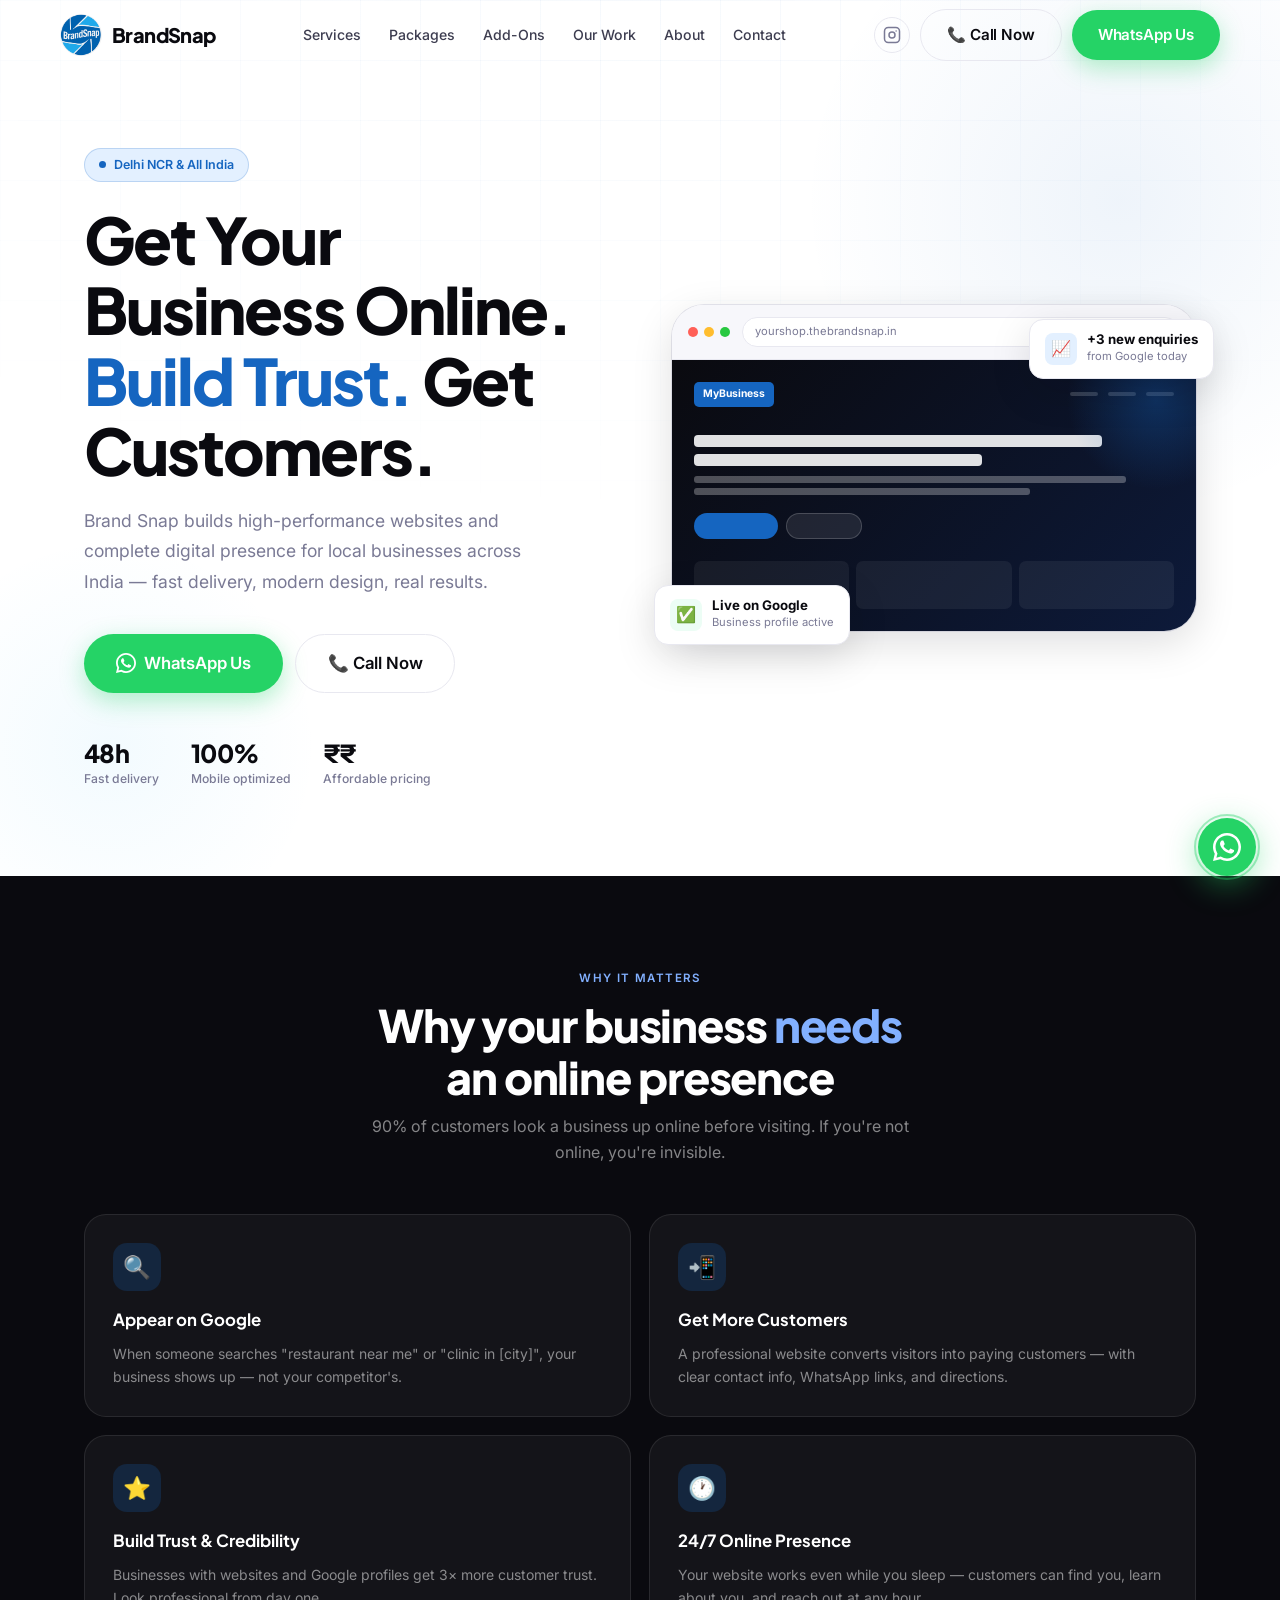
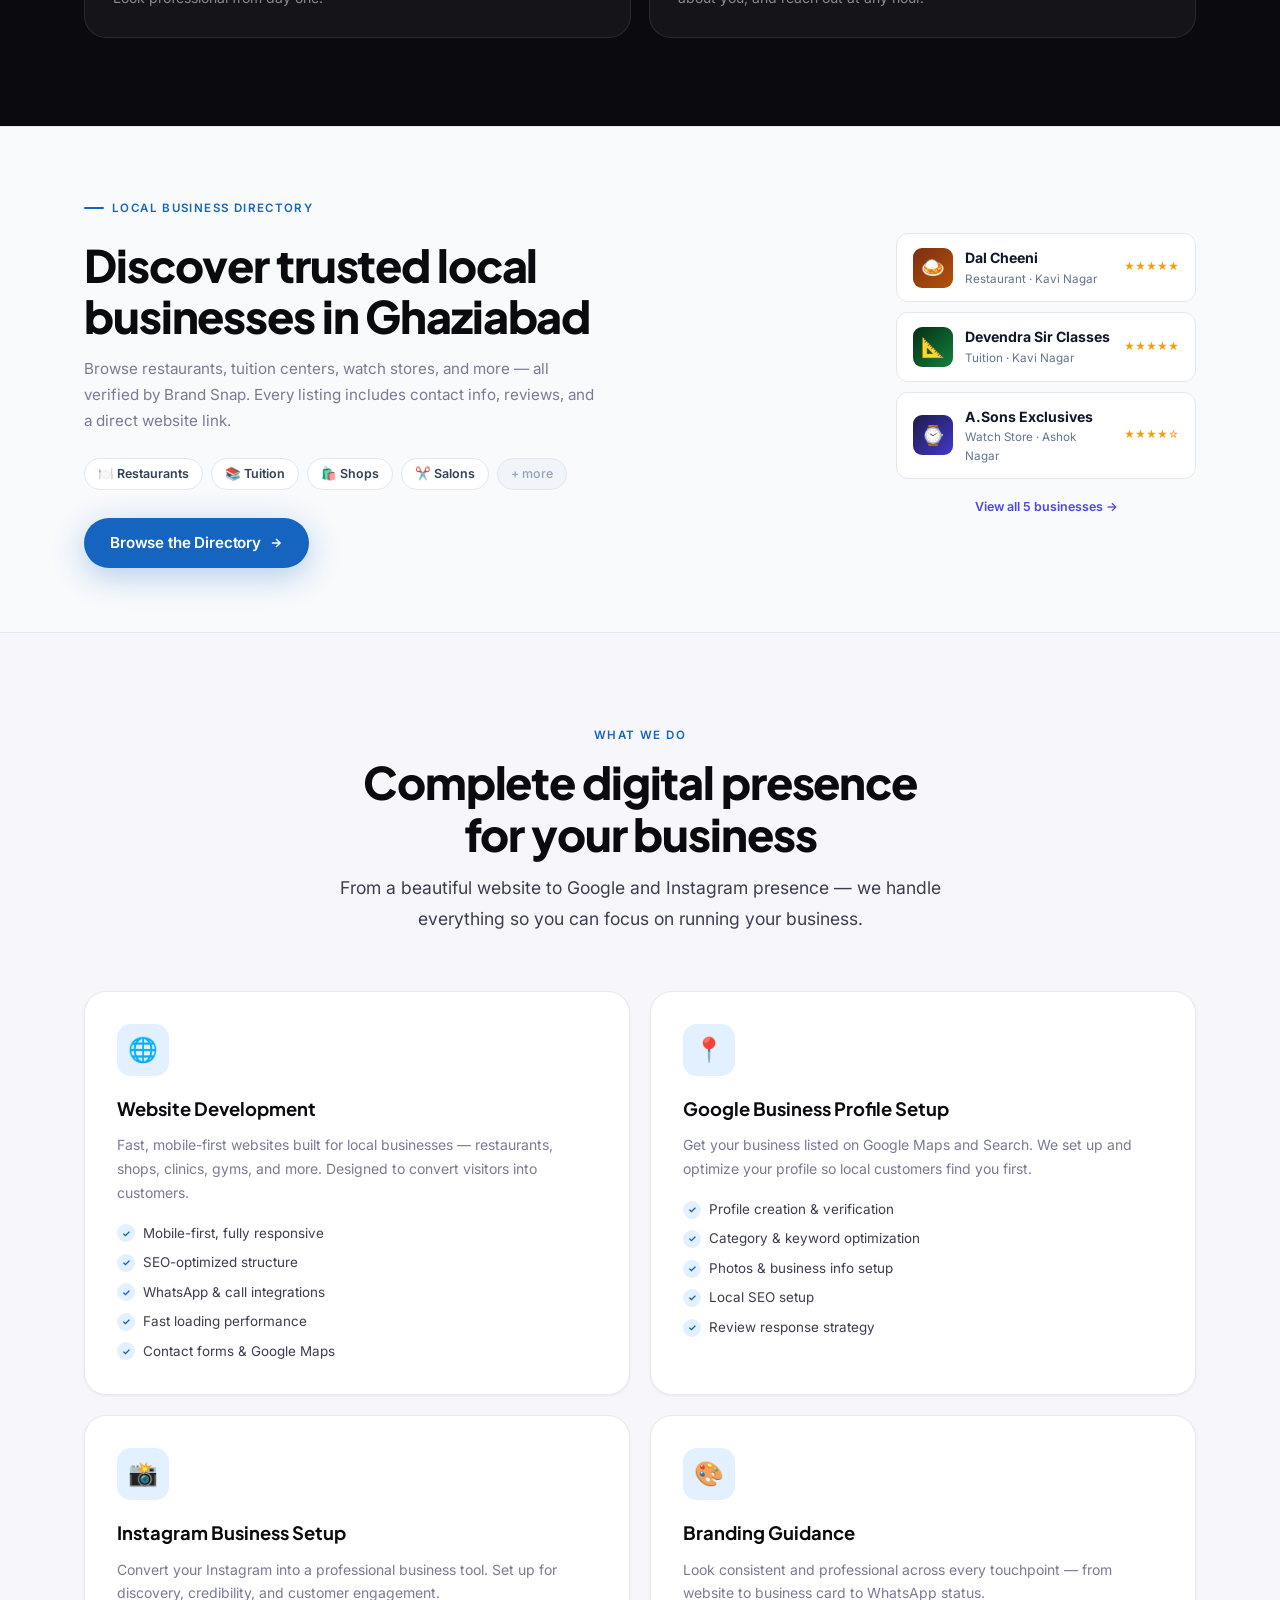
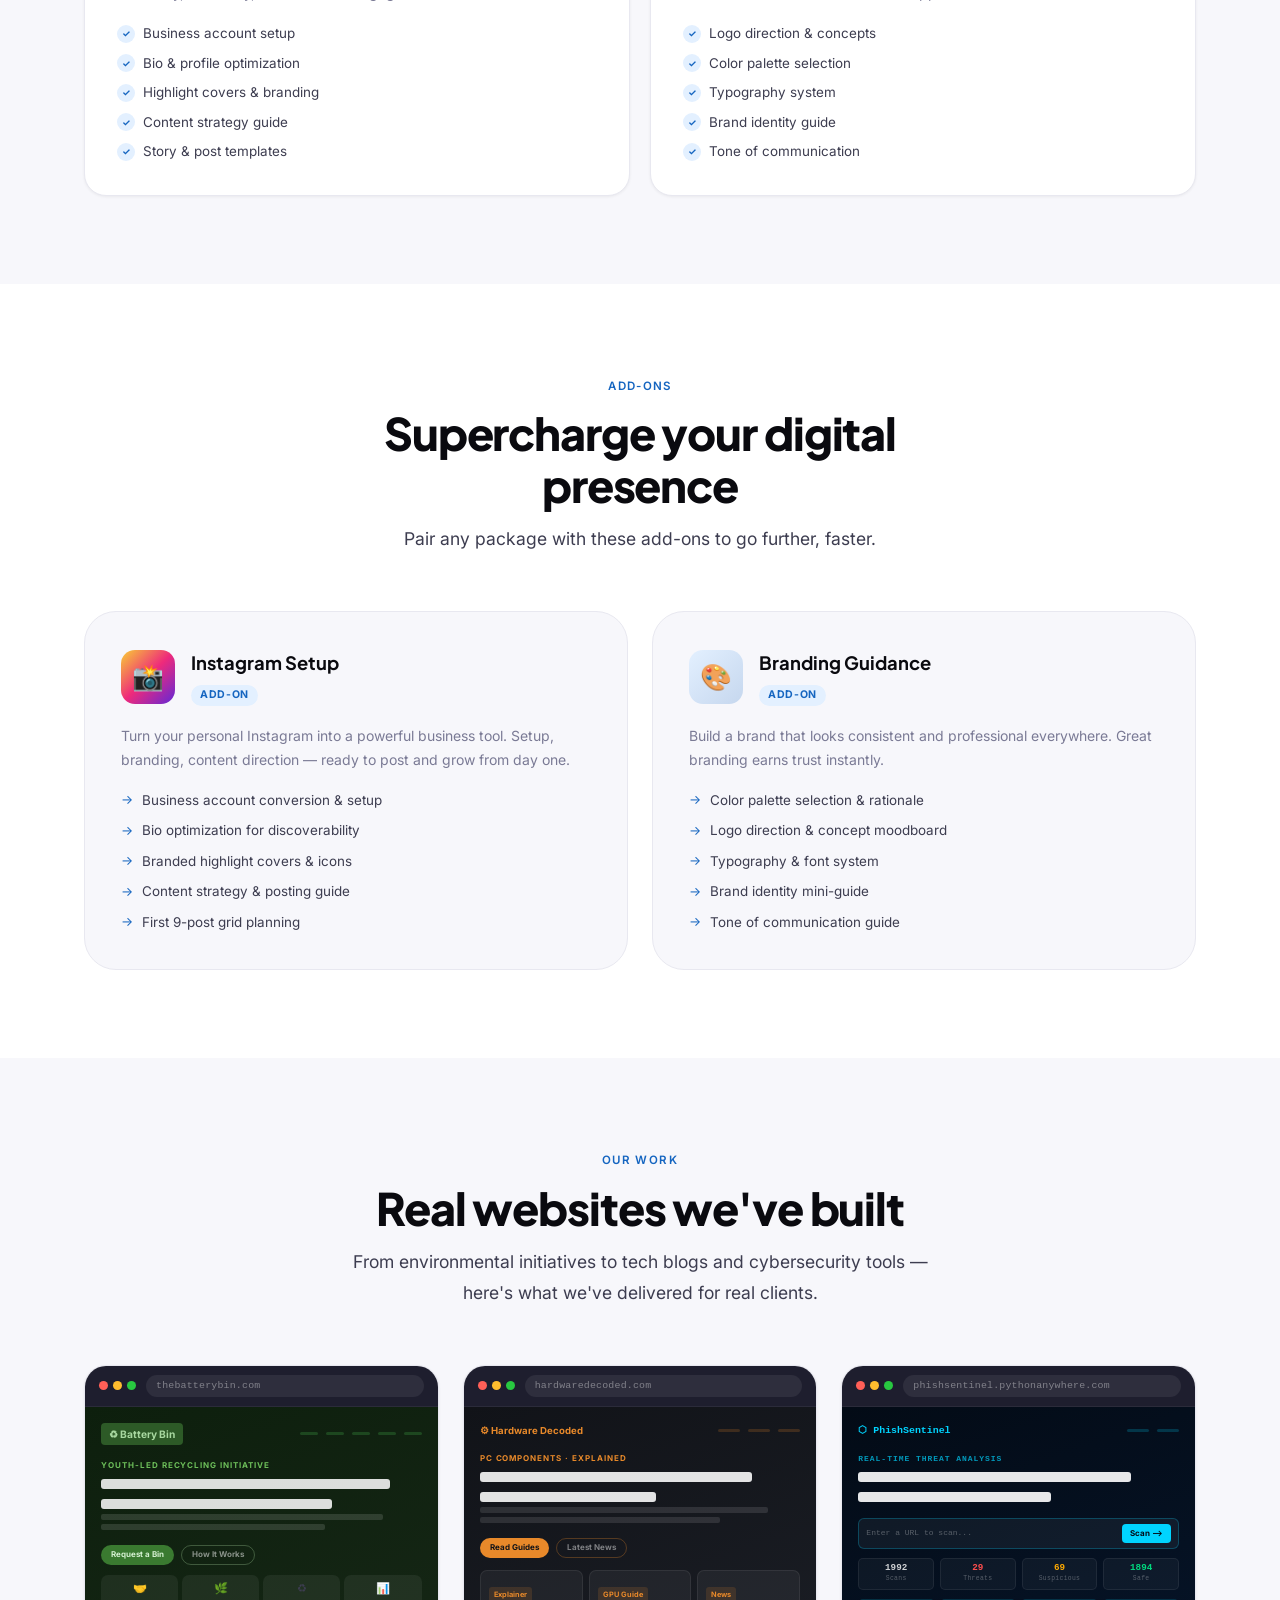
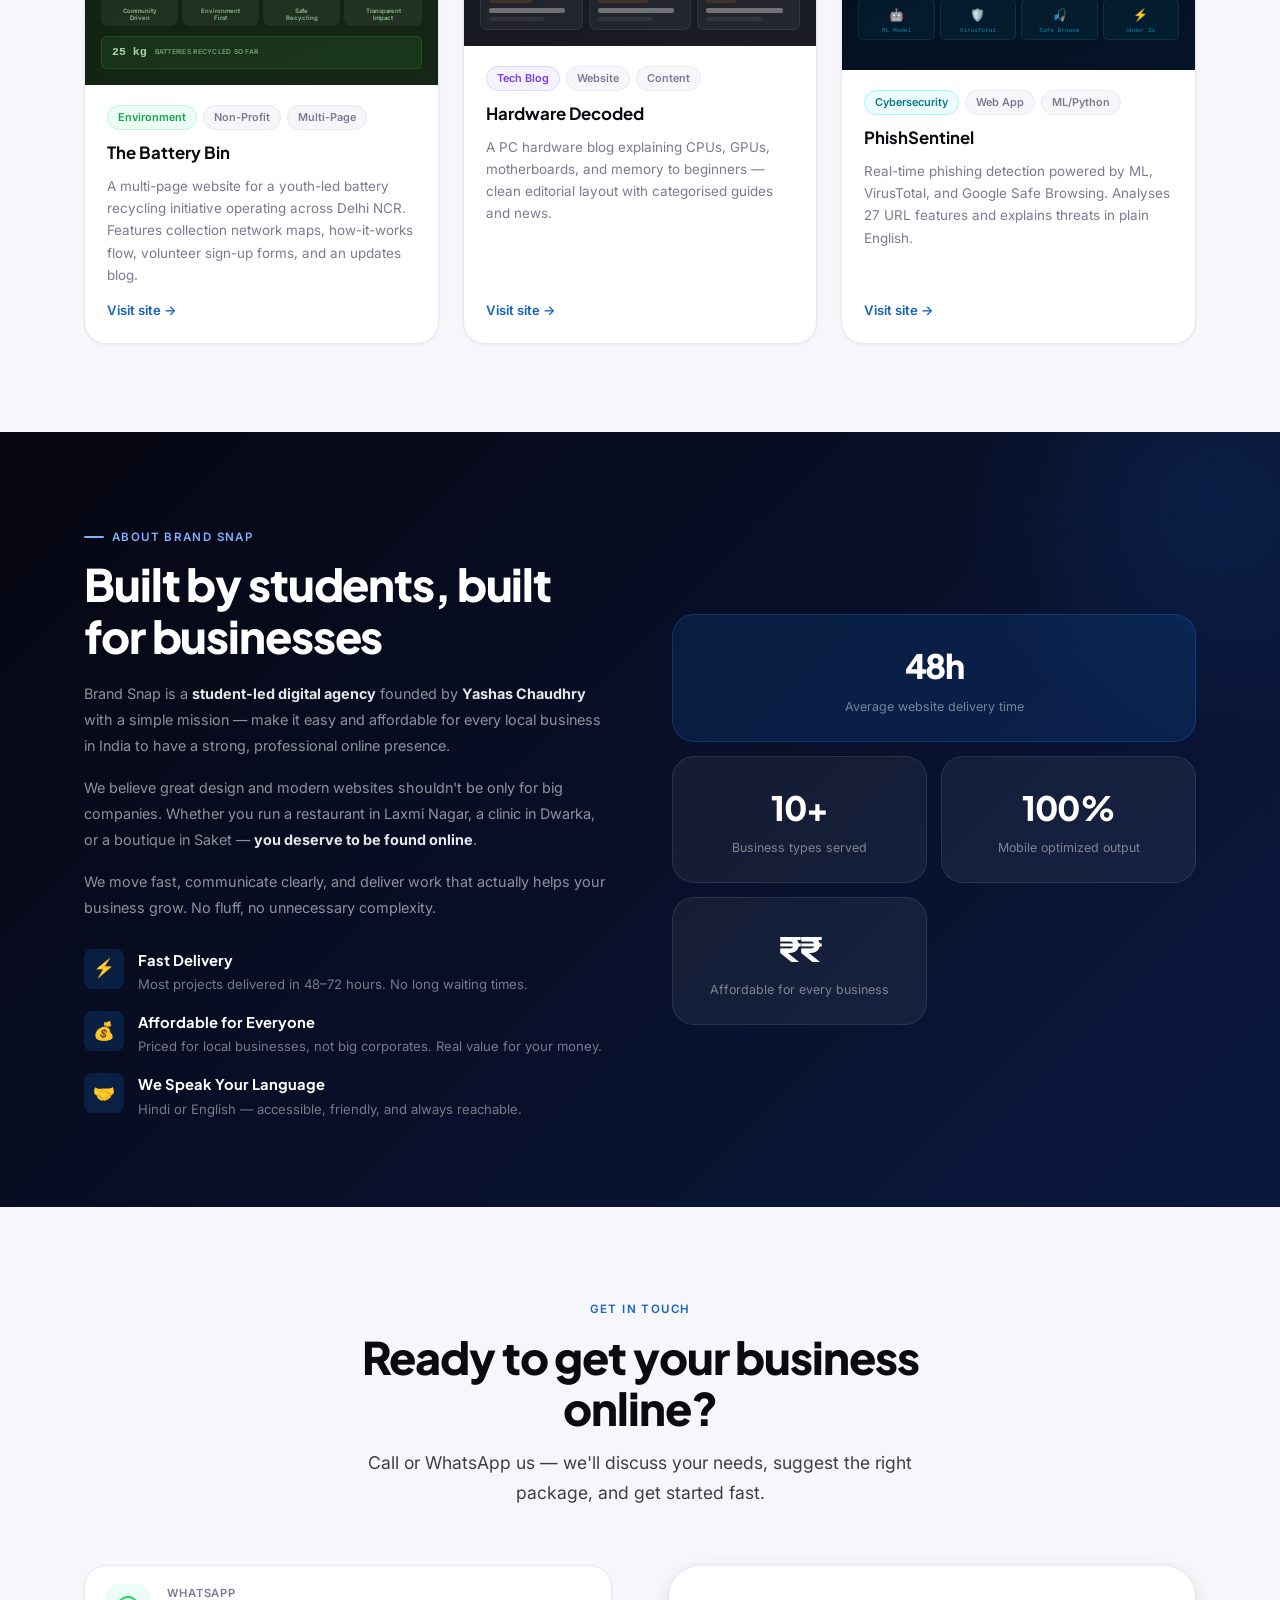
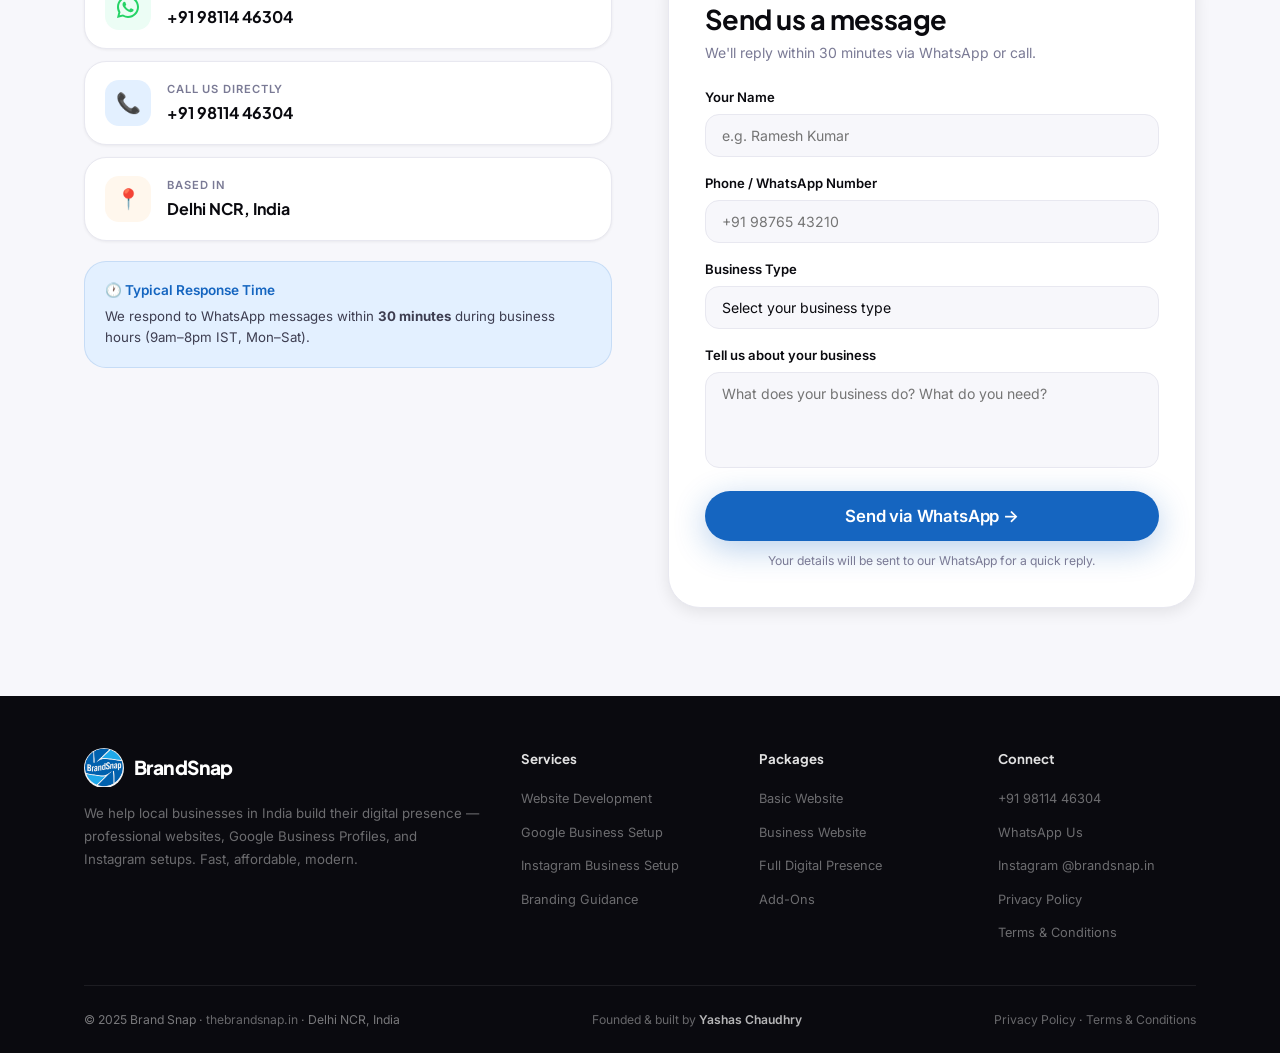
<file: index.html>
<!DOCTYPE html>
<html lang="en">
<head>
  <meta charset="UTF-8"/>
  <meta name="viewport" content="width=device-width,initial-scale=1.0"/>
  <meta http-equiv="X-UA-Compatible" content="IE=edge"/>
  <title>Brand Snap | Affordable Websites & Digital Presence for Local Businesses in India</title>
  <link rel="icon" type="image/png" href="favicon.png">
  <meta name="description" content="Brand Snap builds high-performance websites, Google Business Profiles, and Instagram setups for local businesses in Delhi NCR and across India. Fast, affordable, modern. Call +91 98114 46304."/>
  <meta name="keywords" content="website for small business India, affordable business website Delhi NCR, create website for shop online India, Google business profile setup service, Instagram setup for business India, local business website agency"/>
  <meta name="author" content="Brand Snap"/>
  <meta name="robots" content="index, follow"/>
  <link rel="canonical" href="https://thebrandsnap.in/"/>
  <meta property="og:title" content="Brand Snap | Websites & Digital Presence for Local Businesses India"/>
  <meta property="og:description" content="Get your business online with a professional website, Google Business Profile & Instagram setup. Serving all of India."/>
  <meta property="og:type" content="website"/>
  <meta property="og:url" content="https://thebrandsnap.in/"/>
  <meta property="og:locale" content="en_IN"/>
  <meta name="twitter:card" content="summary_large_image"/>
  <meta name="twitter:title" content="Brand Snap | Digital Presence for Local Businesses India"/>
  <meta name="twitter:description" content="Professional websites & digital presence for local businesses. Delhi NCR & all India."/>
  <link rel="preconnect" href="https://fonts.googleapis.com"/>
  <link rel="preconnect" href="https://fonts.gstatic.com" crossorigin/>
  <link href="https://fonts.googleapis.com/css2?family=Inter:wght@400;500;600;700&family=Plus+Jakarta+Sans:wght@600;700;800&display=swap" rel="stylesheet"/>
  <link rel="stylesheet" href="style.css"/>
  <script type="application/ld+json">
  {"@context":"https://schema.org","@graph":[{"@type":"LocalBusiness","@id":"https://thebrandsnap.in/#business","name":"Brand Snap","description":"Digital agency helping local businesses in India get online with websites, Google Business Profiles, and Instagram setups.","url":"https://thebrandsnap.in","telephone":"+919811446304","logo":"https://thebrandsnap.in/logo.png","founder":{"@type":"Person","name":"Yashas Chaudhry"},"address":{"@type":"PostalAddress","addressLocality":"Delhi","addressRegion":"Delhi","addressCountry":"IN"},"areaServed":{"@type":"Country","name":"India"},"priceRange":"₹₹","sameAs":["https://wa.me/919811446304"]},{"@type":"Service","name":"Website Development for Small Businesses","provider":{"@id":"https://thebrandsnap.in/#business"},"areaServed":"India"},{"@type":"Service","name":"Google Business Profile Setup","provider":{"@id":"https://thebrandsnap.in/#business"},"areaServed":"India"}]}
  </script>
</head>
<!-- Google tag (gtag.js) -->
<script async src="https://www.googletagmanager.com/gtag/js?id=G-7RVVG1B2ZQ"></script>
<script>
  window.dataLayer = window.dataLayer || [];
  function gtag(){dataLayer.push(arguments);}
  gtag('js', new Date());

  gtag('config', 'G-7RVVG1B2ZQ');
</script>
<body>

  <nav id="navbar" role="navigation" aria-label="Main navigation">
    <div class="nav-inner">
      <a href="index.html" class="nav-logo" aria-label="Brand Snap Home">
        <img src="logo.png" alt="Brand Snap logo" width="42" height="42"/>
        <span class="nav-logo-text">BrandSnap</span>
      </a>
      <ul class="nav-links">
        <li><a href="#services">Services</a></li>
        <li><a href="packages.html">Packages</a></li>
        <li><a href="#addons">Add-Ons</a></li>
        <li><a href="#work">Our Work</a></li>
        <li><a href="#about">About</a></li>
        <li><a href="#contact">Contact</a></li>
      </ul>
      <div class="nav-cta">
        <a href="https://www.instagram.com/brandsnap.in" class="nav-insta" target="_blank" rel="noopener" aria-label="Brand Snap on Instagram">
          <svg width="18" height="18" viewBox="0 0 24 24" fill="none" stroke="currentColor" stroke-width="2" stroke-linecap="round" stroke-linejoin="round"><rect x="2" y="2" width="20" height="20" rx="5" ry="5"/><circle cx="12" cy="12" r="4"/><circle cx="17.5" cy="6.5" r="1" fill="currentColor" stroke="none"/></svg>
        </a>
        <a href="tel:+919811446304" class="btn btn-outline">📞 Call Now</a>
        <a href="https://wa.me/919811446304?text=Hi%20Brand%20Snap%2C%20I%20want%20a%20website%20for%20my%20business" class="btn btn-wa" target="_blank" rel="noopener">WhatsApp Us</a>
      </div>
      <button class="hamburger" id="hamburger" aria-label="Toggle menu" aria-expanded="false">
        <span></span><span></span><span></span>
      </button>
    </div>
  </nav>
  <div class="mobile-menu" id="mobileMenu" role="navigation" aria-label="Mobile navigation">
    <a href="#services">Services</a>
    <a href="packages.html">Packages</a>
    <a href="#addons">Add-Ons</a>
    <a href="#work">Our Work</a>
    <a href="#about">About</a>
    <a href="#contact">Contact</a>
    <a href="https://www.instagram.com/brandsnap.in" target="_blank" rel="noopener" style="color:var(--accent);font-weight:600">📷 @brandsnap.in on Instagram</a>
    <div class="mobile-ctas">
      <a href="tel:+919811446304" class="btn btn-outline">📞 Call Now</a>
      <a href="https://wa.me/919811446304?text=Hi%20Brand%20Snap%2C%20I%20want%20a%20website" class="btn btn-wa" target="_blank" rel="noopener">WhatsApp</a>
    </div>
  </div>

  <main>

    <!-- HERO -->
    <section id="hero" aria-label="Hero">
      <div class="hero-bg" aria-hidden="true">
        <div class="hero-grid"></div>
        <div class="hero-blob hero-blob-1"></div>
        <div class="hero-blob hero-blob-2"></div>
      </div>
      <div class="container">
        <div class="hero-inner">
          <div class="hero-content">
            <div class="hero-badge" data-reveal><span class="pulse"></span>Delhi NCR &amp; All India</div>
            <h1 class="display-xl hero-title" data-reveal data-reveal-delay="1">
              Get Your Business Online.<br><span class="accent-word">Build Trust.</span> Get Customers.
            </h1>
            <p class="hero-sub" data-reveal data-reveal-delay="2">
              Brand Snap builds high-performance websites and complete digital presence for local businesses across India — fast delivery, modern design, real results.
            </p>
            <div class="hero-ctas" data-reveal data-reveal-delay="3">
              <a href="https://wa.me/919811446304?text=Hi%20Brand%20Snap%2C%20I%20need%20a%20website%20for%20my%20business" class="btn btn-wa btn-lg" target="_blank" rel="noopener">
                <svg width="20" height="20" viewBox="0 0 24 24" fill="white" aria-hidden="true"><path d="M17.472 14.382c-.297-.149-1.758-.867-2.03-.967-.273-.099-.471-.148-.67.15-.197.297-.767.966-.94 1.164-.173.199-.347.223-.644.075-.297-.15-1.255-.463-2.39-1.475-.883-.788-1.48-1.761-1.653-2.059-.173-.297-.018-.458.13-.606.134-.133.298-.347.446-.52.149-.174.198-.298.298-.497.099-.198.05-.371-.025-.52-.075-.149-.669-1.612-.916-2.207-.242-.579-.487-.5-.669-.51-.173-.008-.371-.01-.57-.01-.198 0-.52.074-.792.372-.272.297-1.04 1.016-1.04 2.479 0 1.462 1.065 2.875 1.213 3.074.149.198 2.096 3.2 5.077 4.487.709.306 1.262.489 1.694.625.712.227 1.36.195 1.871.118.571-.085 1.758-.719 2.006-1.413.248-.694.248-1.289.173-1.413-.074-.124-.272-.198-.57-.347z"/><path d="M12 0C5.373 0 0 5.373 0 12c0 2.123.554 4.118 1.525 5.847L0 24l6.31-1.506A11.946 11.946 0 0012 24c6.627 0 12-5.373 12-12S18.627 0 12 0zm0 21.818a9.807 9.807 0 01-5.003-1.367l-.36-.213-3.724.888.923-3.618-.234-.37A9.78 9.78 0 012.182 12C2.182 6.57 6.57 2.182 12 2.182S21.818 6.57 21.818 12 17.43 21.818 12 21.818z"/></svg>
                WhatsApp Us
              </a>
              <a href="tel:+919811446304" class="btn btn-outline btn-lg">📞 Call Now</a>
            </div>
            <div class="hero-stats" data-reveal data-reveal-delay="4">
              <div class="hero-stat"><div class="stat-num">48h</div><div class="stat-lbl">Fast delivery</div></div>
              <div class="hero-stat"><div class="stat-num">100%</div><div class="stat-lbl">Mobile optimized</div></div>
              <div class="hero-stat"><div class="stat-num">₹₹</div><div class="stat-lbl">Affordable pricing</div></div>
            </div>
          </div>
          <div class="hero-visual" data-reveal data-reveal-delay="2" aria-hidden="true">
            <div class="hero-mockup">
              <div class="mock-bar">
                <div class="mock-dots"><span class="dot-r"></span><span class="dot-y"></span><span class="dot-g"></span></div>
                <div class="mock-url">yourshop.thebrandsnap.in</div>
              </div>
              <div class="mock-body">
                <div class="mock-nav-row">
                  <div class="mock-logo-pill">MyBusiness</div>
                  <div class="mock-links"><span></span><span></span><span></span></div>
                </div>
                <div class="m-line w85"></div><div class="m-line w60"></div>
                <div style="margin-top:10px"><div class="m-sub w90"></div><div class="m-sub w70"></div></div>
                <div class="mock-btns"><div class="mb-a"></div><div class="mb-b"></div></div>
                <div class="mock-cards-row"><div class="mock-card-item"></div><div class="mock-card-item"></div><div class="mock-card-item"></div></div>
              </div>
            </div>
            <div class="float-card float-card-1"><div class="fc-ico fc-green">✅</div><div><div class="fc-title">Live on Google</div><div class="fc-sub">Business profile active</div></div></div>
            <div class="float-card float-card-2"><div class="fc-ico fc-blue">📈</div><div><div class="fc-title">+3 new enquiries</div><div class="fc-sub">from Google today</div></div></div>
          </div>
        </div>
      </div>
    </section>

    <!-- WHY -->
    <section id="why" aria-labelledby="why-title">
      <div class="container">
        <div class="why-header" data-reveal>
          <div class="eyebrow">Why It Matters</div>
          <h2 class="display-lg" id="why-title">Why your business <em style="font-style:normal;color:#82b0ff">needs</em> an online presence</h2>
          <p>90% of customers look a business up online before visiting. If you're not online, you're invisible.</p>
        </div>
        <div class="why-grid">
          <div class="why-card" data-reveal><div class="why-icon">🔍</div><h3>Appear on Google</h3><p>When someone searches "restaurant near me" or "clinic in [city]", your business shows up — not your competitor's.</p></div>
          <div class="why-card" data-reveal data-reveal-delay="1"><div class="why-icon">📲</div><h3>Get More Customers</h3><p>A professional website converts visitors into paying customers — with clear contact info, WhatsApp links, and directions.</p></div>
          <div class="why-card" data-reveal data-reveal-delay="2"><div class="why-icon">⭐</div><h3>Build Trust &amp; Credibility</h3><p>Businesses with websites and Google profiles get 3× more customer trust. Look professional from day one.</p></div>
          <div class="why-card" data-reveal data-reveal-delay="3"><div class="why-icon">🕐</div><h3>24/7 Online Presence</h3><p>Your website works even while you sleep — customers can find you, learn about you, and reach out at any hour.</p></div>
        </div>
      </div>
    </section>

    <!--
=======================================================
  BRAND SNAP — index.html patch
  Two small additions to link to local-businesses.html
=======================================================

──────────────────────────────────────────────────────
-->

<!-- LOCAL DIRECTORY TEASER -->
<section id="directory-teaser" aria-labelledby="dir-teaser-title" style="padding:64px 0;background:#f8fafc;border-top:1px solid #e2e8f0;border-bottom:1px solid #e2e8f0;">
  <div class="container">
    <div style="display:flex;align-items:center;justify-content:space-between;flex-wrap:wrap;gap:32px;">

      <!-- Left: text -->
      <div style="max-width:520px;">
        <div class="eyebrow">Local Business Directory</div>
        <h2 class="display-lg" id="dir-teaser-title" style="margin:10px 0 14px;">
          Discover trusted local businesses in Ghaziabad
        </h2>
        <p style="color:var(--muted,#64748b);font-size:.95rem;line-height:1.7;margin-bottom:24px;">
          Browse restaurants, tuition centers, watch stores, and more — all verified by Brand Snap. Every listing includes contact info, reviews, and a direct website link.
        </p>
        <!-- Category pill row -->
        <div style="display:flex;flex-wrap:wrap;gap:8px;margin-bottom:28px;">
          <span style="display:inline-flex;align-items:center;gap:5px;background:white;border:1.5px solid #e2e8f0;border-radius:100px;padding:5px 13px;font-size:.78rem;font-weight:600;color:#334155;">🍽️ Restaurants</span>
          <span style="display:inline-flex;align-items:center;gap:5px;background:white;border:1.5px solid #e2e8f0;border-radius:100px;padding:5px 13px;font-size:.78rem;font-weight:600;color:#334155;">📚 Tuition</span>
          <span style="display:inline-flex;align-items:center;gap:5px;background:white;border:1.5px solid #e2e8f0;border-radius:100px;padding:5px 13px;font-size:.78rem;font-weight:600;color:#334155;">🛍️ Shops</span>
          <span style="display:inline-flex;align-items:center;gap:5px;background:white;border:1.5px solid #e2e8f0;border-radius:100px;padding:5px 13px;font-size:.78rem;font-weight:600;color:#334155;">✂️ Salons</span>
          <span style="display:inline-flex;align-items:center;gap:5px;background:#f1f5f9;border:1.5px solid #e2e8f0;border-radius:100px;padding:5px 13px;font-size:.78rem;font-weight:500;color:#94a3b8;">+ more</span>
        </div>
        <a href="local-businesses.html" class="btn btn-primary" style="display:inline-flex;align-items:center;gap:8px;">
          Browse the Directory
          <svg width="14" height="14" fill="none" stroke="currentColor" stroke-width="2.5" viewBox="0 0 24 24"><path d="M5 12h14M12 5l7 7-7 7"/></svg>
        </a>
      </div>

      <!-- Right: mini business cards -->
      <div style="display:flex;flex-direction:column;gap:10px;min-width:260px;max-width:300px;flex:1;">

        <a href="local-businesses.html" style="display:flex;align-items:center;gap:12px;background:white;border:1px solid #e2e8f0;border-radius:12px;padding:13px 16px;text-decoration:none;color:inherit;transition:box-shadow .18s,transform .18s;" onmouseover="this.style.boxShadow='0 4px 16px rgba(0,0,0,.08)';this.style.transform='translateY(-2px)'" onmouseout="this.style.boxShadow='';this.style.transform=''">
          <div style="width:40px;height:40px;border-radius:9px;background:linear-gradient(135deg,#7c2d12,#b45309);display:flex;align-items:center;justify-content:center;font-size:1.2rem;flex-shrink:0;">🍛</div>
          <div style="flex:1;min-width:0;">
            <div style="font-size:.88rem;font-weight:700;color:#0f172a;white-space:nowrap;overflow:hidden;text-overflow:ellipsis;">Dal Cheeni</div>
            <div style="font-size:.73rem;color:#64748b;">Restaurant · Kavi Nagar</div>
          </div>
          <div style="display:flex;gap:1px;flex-shrink:0;font-size:.65rem;color:#f59e0b;">★★★★★</div>
        </a>

        <a href="local-businesses.html" style="display:flex;align-items:center;gap:12px;background:white;border:1px solid #e2e8f0;border-radius:12px;padding:13px 16px;text-decoration:none;color:inherit;transition:box-shadow .18s,transform .18s;" onmouseover="this.style.boxShadow='0 4px 16px rgba(0,0,0,.08)';this.style.transform='translateY(-2px)'" onmouseout="this.style.boxShadow='';this.style.transform=''">
          <div style="width:40px;height:40px;border-radius:9px;background:linear-gradient(135deg,#052e16,#15803d);display:flex;align-items:center;justify-content:center;font-size:1.2rem;flex-shrink:0;">📐</div>
          <div style="flex:1;min-width:0;">
            <div style="font-size:.88rem;font-weight:700;color:#0f172a;white-space:nowrap;overflow:hidden;text-overflow:ellipsis;">Devendra Sir Classes</div>
            <div style="font-size:.73rem;color:#64748b;">Tuition · Kavi Nagar</div>
          </div>
          <div style="display:flex;gap:1px;flex-shrink:0;font-size:.65rem;color:#f59e0b;">★★★★★</div>
        </a>

        <a href="local-businesses.html" style="display:flex;align-items:center;gap:12px;background:white;border:1px solid #e2e8f0;border-radius:12px;padding:13px 16px;text-decoration:none;color:inherit;transition:box-shadow .18s,transform .18s;" onmouseover="this.style.boxShadow='0 4px 16px rgba(0,0,0,.08)';this.style.transform='translateY(-2px)'" onmouseout="this.style.boxShadow='';this.style.transform=''">
          <div style="width:40px;height:40px;border-radius:9px;background:linear-gradient(135deg,#1e1b4b,#4338ca);display:flex;align-items:center;justify-content:center;font-size:1.2rem;flex-shrink:0;">⌚</div>
          <div style="flex:1;min-width:0;">
            <div style="font-size:.88rem;font-weight:700;color:#0f172a;white-space:nowrap;overflow:hidden;text-overflow:ellipsis;">A.Sons Exclusives</div>
            <div style="font-size:.73rem;color:#64748b;">Watch Store · Ashok Nagar</div>
          </div>
          <div style="display:flex;gap:1px;flex-shrink:0;font-size:.65rem;color:#f59e0b;">★★★★☆</div>
        </a>

        <a href="local-businesses.html" style="text-align:center;font-size:.78rem;font-weight:600;color:#4f46e5;padding:8px;display:block;text-decoration:none;">View all 5 businesses →</a>
      </div>

    </div>
  </div>
</section>
<!-- END LOCAL DIRECTORY TEASER -->

<!--
=======================================================
  END OF PATCH
=======================================================
-->

    <!-- SERVICES -->
    <section id="services" aria-labelledby="services-title">
      <div class="container">
        <div class="sec-header" data-reveal>
          <div class="eyebrow">What We Do</div>
          <h2 class="display-lg" id="services-title">Complete digital presence for your business</h2>
          <p class="lead">From a beautiful website to Google and Instagram presence — we handle everything so you can focus on running your business.</p>
        </div>
        <div class="services-grid">
          <div class="service-card" data-reveal>
            <div class="svc-icon">🌐</div><h3>Website Development</h3>
            <p>Fast, mobile-first websites built for local businesses — restaurants, shops, clinics, gyms, and more. Designed to convert visitors into customers.</p>
            <ul class="svc-list"><li>Mobile-first, fully responsive</li><li>SEO-optimized structure</li><li>WhatsApp &amp; call integrations</li><li>Fast loading performance</li><li>Contact forms &amp; Google Maps</li></ul>
          </div>
          <div class="service-card" data-reveal data-reveal-delay="1">
            <div class="svc-icon">📍</div><h3>Google Business Profile Setup</h3>
            <p>Get your business listed on Google Maps and Search. We set up and optimize your profile so local customers find you first.</p>
            <ul class="svc-list"><li>Profile creation &amp; verification</li><li>Category &amp; keyword optimization</li><li>Photos &amp; business info setup</li><li>Local SEO setup</li><li>Review response strategy</li></ul>
          </div>
          <div class="service-card" data-reveal data-reveal-delay="2">
            <div class="svc-icon">📸</div><h3>Instagram Business Setup</h3>
            <p>Convert your Instagram into a professional business tool. Set up for discovery, credibility, and customer engagement.</p>
            <ul class="svc-list"><li>Business account setup</li><li>Bio &amp; profile optimization</li><li>Highlight covers &amp; branding</li><li>Content strategy guide</li><li>Story &amp; post templates</li></ul>
          </div>
          <div class="service-card" data-reveal data-reveal-delay="3">
            <div class="svc-icon">🎨</div><h3>Branding Guidance</h3>
            <p>Look consistent and professional across every touchpoint — from website to business card to WhatsApp status.</p>
            <ul class="svc-list"><li>Logo direction &amp; concepts</li><li>Color palette selection</li><li>Typography system</li><li>Brand identity guide</li><li>Tone of communication</li></ul>
          </div>
        </div>
      </div>
    </section>

    <!-- ADD-ONS -->
    <section id="addons" aria-labelledby="addons-title">
      <div class="container">
        <div class="sec-header" data-reveal>
          <div class="eyebrow">Add-Ons</div>
          <h2 class="display-lg" id="addons-title">Supercharge your digital presence</h2>
          <p class="lead">Pair any package with these add-ons to go further, faster.</p>
        </div>
        <div class="addons-grid">
          <div class="addon-card" data-reveal>
            <div class="addon-head"><div class="addon-ico ico-insta">📸</div><div class="addon-head-text"><h3>Instagram Setup</h3><span class="addon-badge">Add-On</span></div></div>
            <p>Turn your personal Instagram into a powerful business tool. Setup, branding, content direction — ready to post and grow from day one.</p>
            <ul class="addon-list"><li>Business account conversion &amp; setup</li><li>Bio optimization for discoverability</li><li>Branded highlight covers &amp; icons</li><li>Content strategy &amp; posting guide</li><li>First 9-post grid planning</li></ul>
          </div>
          <div class="addon-card" data-reveal data-reveal-delay="1">
            <div class="addon-head"><div class="addon-ico ico-brand">🎨</div><div class="addon-head-text"><h3>Branding Guidance</h3><span class="addon-badge">Add-On</span></div></div>
            <p>Build a brand that looks consistent and professional everywhere. Great branding earns trust instantly.</p>
            <ul class="addon-list"><li>Color palette selection &amp; rationale</li><li>Logo direction &amp; concept moodboard</li><li>Typography &amp; font system</li><li>Brand identity mini-guide</li><li>Tone of communication guide</li></ul>
          </div>
        </div>
      </div>
    </section>

    <!-- OUR WORK -->
    <section id="work" aria-labelledby="work-title">
      <div class="container">
        <div class="sec-header" data-reveal>
          <div class="eyebrow">Our Work</div>
          <h2 class="display-lg" id="work-title">Real websites we've built</h2>
          <p class="lead">From environmental initiatives to tech blogs and cybersecurity tools — here's what we've delivered for real clients.</p>
        </div>
        <div class="work-grid">

          <!-- Battery Bin -->
          <div class="work-card" data-reveal>
            <div class="work-browser-bar"><div class="wb-dots"><span class="dot-r"></span><span class="dot-y"></span><span class="dot-g"></span></div><div class="wb-url">thebatterybin.com</div></div>
            <div class="work-screen battery-screen">
              <!-- Nav: logo + 5 nav links matching actual site -->
              <div class="ws-nav">
                <div class="ws-logo battery-logo">♻ Battery Bin</div>
                <div class="ws-nav-links">
                  <span style="background:rgba(56,142,60,.35);width:18px"></span>
                  <span style="background:rgba(56,142,60,.35);width:18px"></span>
                  <span style="background:rgba(56,142,60,.35);width:18px"></span>
                  <span style="background:rgba(56,142,60,.35);width:18px"></span>
                  <span style="background:rgba(56,142,60,.35);width:18px"></span>
                </div>
              </div>
              <!-- Hero headline matching actual site -->
              <div class="ws-eyebrow battery-eyebrow">YOUTH-LED RECYCLING INITIATIVE</div>
              <div class="ws-h1 battery-h1" style="width:90%"></div>
              <div class="ws-h1 battery-h1" style="width:72%;margin-top:5px"></div>
              <div class="ws-sub battery-sub" style="width:88%"></div>
              <div class="ws-sub battery-sub" style="width:70%"></div>
              <!-- CTAs matching actual site -->
              <div class="ws-btns">
                <div class="ws-btn battery-btn-a">Request a Bin</div>
                <div class="ws-btn battery-btn-b">How It Works</div>
              </div>
              <!-- 4 core values cards matching actual site -->
              <div class="ws-cards" style="grid-template-columns:repeat(4,1fr);gap:4px;margin-top:10px">
                <div class="ws-card battery-card" style="padding:5px;align-items:center;text-align:center">
                  <div class="wc-ico" style="font-size:.7rem">🤝</div>
                  <div style="font-size:.38rem;color:rgba(165,214,167,.8);font-weight:600;line-height:1.2;margin-top:2px">Community<br>Driven</div>
                </div>
                <div class="ws-card battery-card" style="padding:5px;align-items:center;text-align:center">
                  <div class="wc-ico" style="font-size:.7rem">🌿</div>
                  <div style="font-size:.38rem;color:rgba(165,214,167,.8);font-weight:600;line-height:1.2;margin-top:2px">Environment<br>First</div>
                </div>
                <div class="ws-card battery-card" style="padding:5px;align-items:center;text-align:center">
                  <div class="wc-ico" style="font-size:.7rem">♻</div>
                  <div style="font-size:.38rem;color:rgba(165,214,167,.8);font-weight:600;line-height:1.2;margin-top:2px">Safe<br>Recycling</div>
                </div>
                <div class="ws-card battery-card" style="padding:5px;align-items:center;text-align:center">
                  <div class="wc-ico" style="font-size:.7rem">📊</div>
                  <div style="font-size:.38rem;color:rgba(165,214,167,.8);font-weight:600;line-height:1.2;margin-top:2px">Transparent<br>Impact</div>
                </div>
              </div>
              <!-- Stat bar -->
              <div class="battery-stat-bar">
                <span class="battery-stat-num">25 kg</span>
                <span class="battery-stat-lbl">Batteries Recycled So Far</span>
              </div>
            </div>
            <div class="work-info">
              <div class="work-tags"><span class="wtag wtag-green">Environment</span><span class="wtag">Non-Profit</span><span class="wtag">Multi-Page</span></div>
              <h3>The Battery Bin</h3>
              <p>A multi-page website for a youth-led battery recycling initiative operating across Delhi NCR. Features collection network maps, how-it-works flow, volunteer sign-up forms, and an updates blog.</p>
              <a href="https://thebatterybin.com" target="_blank" rel="noopener" class="work-link">Visit site →</a>
            </div>
          </div>

          <!-- Hardware Decoded -->
          <div class="work-card" data-reveal data-reveal-delay="1">
            <div class="work-browser-bar"><div class="wb-dots"><span class="dot-r"></span><span class="dot-y"></span><span class="dot-g"></span></div><div class="wb-url">hardwaredecoded.com</div></div>
            <div class="work-screen hardware-screen">
              <div class="ws-nav hardware-nav"><div class="ws-logo hardware-logo">⚙ Hardware Decoded</div><div class="ws-nav-links"><span style="background:rgba(232,137,42,.2)"></span><span style="background:rgba(232,137,42,.2)"></span><span style="background:rgba(232,137,42,.2)"></span></div></div>
              <div class="ws-eyebrow hardware-eyebrow">PC COMPONENTS · EXPLAINED</div>
              <div class="ws-h1 hardware-h1"></div><div class="ws-h1 hardware-h1" style="width:55%;margin-top:5px"></div>
              <div class="ws-sub hardware-sub"></div><div class="ws-sub hardware-sub" style="width:75%"></div>
              <div class="ws-btns"><div class="ws-btn hardware-btn-a">Read Guides</div><div class="ws-btn hardware-btn-b">Latest News</div></div>
              <div class="ws-blog-cards">
                <div class="ws-blog-card hw-blog-card"><div class="wbc-tag">Explainer</div><div class="wbc-line"></div><div class="wbc-line-sm"></div></div>
                <div class="ws-blog-card hw-blog-card"><div class="wbc-tag">GPU Guide</div><div class="wbc-line"></div><div class="wbc-line-sm"></div></div>
                <div class="ws-blog-card hw-blog-card"><div class="wbc-tag">News</div><div class="wbc-line"></div><div class="wbc-line-sm"></div></div>
              </div>
            </div>
            <div class="work-info">
              <div class="work-tags"><span class="wtag wtag-purple">Tech Blog</span><span class="wtag">Website</span><span class="wtag">Content</span></div>
              <h3>Hardware Decoded</h3>
              <p>A PC hardware blog explaining CPUs, GPUs, motherboards, and memory to beginners — clean editorial layout with categorised guides and news.</p>
              <a href="https://hardwaredecoded.com" target="_blank" rel="noopener" class="work-link">Visit site →</a>
            </div>
          </div>

          <!-- PhishSentinel -->
          <div class="work-card" data-reveal data-reveal-delay="2">
            <div class="work-browser-bar"><div class="wb-dots"><span class="dot-r"></span><span class="dot-y"></span><span class="dot-g"></span></div><div class="wb-url">phishsentinel.pythonanywhere.com</div></div>
            <div class="work-screen phish-screen">
              <div class="ws-nav phish-nav"><div class="ws-logo phish-logo">⬡ PhishSentinel</div><div class="ws-nav-links"><span style="background:rgba(0,212,255,.2)"></span><span style="background:rgba(0,212,255,.2)"></span></div></div>
              <div class="ws-eyebrow phish-eyebrow">REAL-TIME THREAT ANALYSIS</div>
              <div class="ws-h1 phish-h1"></div><div class="ws-h1 phish-h1" style="width:60%;margin-top:5px"></div>
              <div class="phish-scan-bar"><div class="phish-input">Enter a URL to scan...</div><div class="phish-scan-btn">Scan ⟶</div></div>
              <div class="phish-stats">
                <div class="phish-stat"><span class="ps-num">1992</span><span class="ps-lbl">Scans</span></div>
                <div class="phish-stat"><span class="ps-num ps-danger">29</span><span class="ps-lbl">Threats</span></div>
                <div class="phish-stat"><span class="ps-num ps-warn">69</span><span class="ps-lbl">Suspicious</span></div>
                <div class="phish-stat"><span class="ps-num ps-safe">1894</span><span class="ps-lbl">Safe</span></div>
              </div>
              <div class="phish-features-row">
                <div class="phish-feat">🤖<span>ML Model</span></div>
                <div class="phish-feat">🛡️<span>VirusTotal</span></div>
                <div class="phish-feat">🎣<span>Safe Browse</span></div>
                <div class="phish-feat">⚡<span>Under 3s</span></div>
              </div>
            </div>
            <div class="work-info">
              <div class="work-tags"><span class="wtag wtag-cyan">Cybersecurity</span><span class="wtag">Web App</span><span class="wtag">ML/Python</span></div>
              <h3>PhishSentinel</h3>
              <p>Real-time phishing detection powered by ML, VirusTotal, and Google Safe Browsing. Analyses 27 URL features and explains threats in plain English.</p>
              <a href="https://phishsentinel.pythonanywhere.com" target="_blank" rel="noopener" class="work-link">Visit site →</a>
            </div>
          </div>

        </div>
      </div>
    </section>

    <!-- ABOUT -->
    <section id="about" aria-labelledby="about-title">
      <div class="container">
        <div class="about-inner">
          <div class="about-text" data-reveal>
            <div class="eyebrow">About Brand Snap</div>
            <h2 class="display-lg" id="about-title">Built by students, built for businesses</h2>
            <p style="margin-top:20px">Brand Snap is a <strong>student-led digital agency</strong> founded by <strong>Yashas Chaudhry</strong> with a simple mission — make it easy and affordable for every local business in India to have a strong, professional online presence.</p>
            <p>We believe great design and modern websites shouldn't be only for big companies. Whether you run a restaurant in Laxmi Nagar, a clinic in Dwarka, or a boutique in Saket — <strong>you deserve to be found online</strong>.</p>
            <p>We move fast, communicate clearly, and deliver work that actually helps your business grow. No fluff, no unnecessary complexity.</p>
            <div class="about-vals">
              <div class="about-val"><div class="av-ico">⚡</div><div><h4>Fast Delivery</h4><p>Most projects delivered in 48–72 hours. No long waiting times.</p></div></div>
              <div class="about-val"><div class="av-ico">💰</div><div><h4>Affordable for Everyone</h4><p>Priced for local businesses, not big corporates. Real value for your money.</p></div></div>
              <div class="about-val"><div class="av-ico">🤝</div><div><h4>We Speak Your Language</h4><p>Hindi or English — accessible, friendly, and always reachable.</p></div></div>
            </div>
          </div>
          <div class="about-stats" data-reveal data-reveal-delay="1" aria-hidden="true">
            <div class="a-stat"><div class="a-num">48h</div><div class="a-lbl">Average website delivery time</div></div>
            <div class="a-stat"><div class="a-num">10+</div><div class="a-lbl">Business types served</div></div>
            <div class="a-stat"><div class="a-num">100%</div><div class="a-lbl">Mobile optimized output</div></div>
            <div class="a-stat"><div class="a-num">₹₹</div><div class="a-lbl">Affordable for every business</div></div>
          </div>
        </div>
      </div>
    </section>

    <!-- CONTACT -->
    <section id="contact" aria-labelledby="contact-title">
      <div class="container">
        <div class="sec-header" data-reveal>
          <div class="eyebrow">Get In Touch</div>
          <h2 class="display-lg" id="contact-title">Ready to get your business online?</h2>
          <p class="lead">Call or WhatsApp us — we'll discuss your needs, suggest the right package, and get started fast.</p>
        </div>
        <div class="contact-inner">
          <div data-reveal>
            <a href="https://wa.me/919811446304?text=Hi%20Brand%20Snap%2C%20I%20want%20to%20get%20my%20business%20online" class="contact-method" target="_blank" rel="noopener">
              <div class="cm-ico cm-wa"><svg width="22" height="22" viewBox="0 0 24 24" fill="#25D366"><path d="M17.472 14.382c-.297-.149-1.758-.867-2.03-.967-.273-.099-.471-.148-.67.15-.197.297-.767.966-.94 1.164-.173.199-.347.223-.644.075-.297-.15-1.255-.463-2.39-1.475-.883-.788-1.48-1.761-1.653-2.059-.173-.297-.018-.458.13-.606.134-.133.298-.347.446-.52.149-.174.198-.298.298-.497.099-.198.05-.371-.025-.52-.075-.149-.669-1.612-.916-2.207-.242-.579-.487-.5-.669-.51-.173-.008-.371-.01-.57-.01-.198 0-.52.074-.792.372-.272.297-1.04 1.016-1.04 2.479 0 1.462 1.065 2.875 1.213 3.074.149.198 2.096 3.2 5.077 4.487.709.306 1.262.489 1.694.625.712.227 1.36.195 1.871.118.571-.085 1.758-.719 2.006-1.413.248-.694.248-1.289.173-1.413-.074-.124-.272-.198-.57-.347z"/><path d="M12 0C5.373 0 0 5.373 0 12c0 2.123.554 4.118 1.525 5.847L0 24l6.31-1.506A11.946 11.946 0 0012 24c6.627 0 12-5.373 12-12S18.627 0 12 0zm0 21.818a9.807 9.807 0 01-5.003-1.367l-.36-.213-3.724.888.923-3.618-.234-.37A9.78 9.78 0 012.182 12C2.182 6.57 6.57 2.182 12 2.182S21.818 6.57 21.818 12 17.43 21.818 12 21.818z"/></svg></div>
              <div><div class="cm-lbl">WhatsApp</div><div class="cm-val">+91 98114 46304</div></div>
            </a>
            <a href="tel:+919811446304" class="contact-method">
              <div class="cm-ico cm-call">📞</div>
              <div><div class="cm-lbl">Call Us Directly</div><div class="cm-val">+91 98114 46304</div></div>
            </a>
            <div class="contact-method" style="cursor:default">
              <div class="cm-ico cm-loc">📍</div>
              <div><div class="cm-lbl">Based In</div><div class="cm-val">Delhi NCR, India</div></div>
            </div>
            <div class="contact-note">
              <p>🕐 Typical Response Time</p>
              <p>We respond to WhatsApp messages within <strong>30 minutes</strong> during business hours (9am–8pm IST, Mon–Sat).</p>
            </div>
          </div>
          <div class="contact-form-box" data-reveal data-reveal-delay="1">
            <h3 class="display-md" style="margin-bottom:6px">Send us a message</h3>
            <p style="font-size:.875rem;color:var(--muted);margin-bottom:22px">We'll reply within 30 minutes via WhatsApp or call.</p>
            <form id="contactForm" novalidate>
              <div class="form-group"><label for="name">Your Name</label><input type="text" id="name" name="name" placeholder="e.g. Ramesh Kumar" autocomplete="name" required/></div>
              <div class="form-group"><label for="phone">Phone / WhatsApp Number</label><input type="tel" id="phone" name="phone" placeholder="+91 98765 43210" autocomplete="tel" required/></div>
              <div class="form-group"><label for="businessType">Business Type</label>
                <select id="businessType" name="businessType">
                  <option value="" disabled selected>Select your business type</option>
                  <option>Restaurant / Food Business</option><option>Retail Shop / Store</option><option>Clinic / Healthcare</option><option>Gym / Fitness</option><option>Salon / Beauty</option><option>Coaching / Education</option><option>Other</option>
                </select>
              </div>
              <div class="form-group"><label for="message">Tell us about your business</label><textarea id="message" name="message" placeholder="What does your business do? What do you need?"></textarea></div>
              <button type="submit" class="btn btn-primary btn-lg form-submit">Send via WhatsApp →</button>
              <p class="form-note">Your details will be sent to our WhatsApp for a quick reply.</p>
            </form>
          </div>
        </div>
      </div>
    </section>

  </main>

  <footer role="contentinfo">
    <div class="container">
      <div class="footer-grid">
        <div class="footer-brand">
          <a href="index.html" class="nav-logo"><img src="logo.png" alt="Brand Snap logo" width="40" height="40" loading="lazy"/><span class="nav-logo-text">BrandSnap</span></a>
          <p>We help local businesses in India build their digital presence — professional websites, Google Business Profiles, and Instagram setups. Fast, affordable, modern.</p>
        </div>
        <div class="footer-col"><h4>Services</h4><ul><li><a href="#services">Website Development</a></li><li><a href="#services">Google Business Setup</a></li><li><a href="#services">Instagram Business Setup</a></li><li><a href="#addons">Branding Guidance</a></li></ul></div>
        <div class="footer-col"><h4>Packages</h4><ul><li><a href="packages.html#basic">Basic Website</a></li><li><a href="packages.html#business">Business Website</a></li><li><a href="packages.html#premium">Full Digital Presence</a></li><li><a href="#addons">Add-Ons</a></li></ul></div>
        <div class="footer-col"><h4>Connect</h4><ul><li><a href="tel:+919811446304">+91 98114 46304</a></li><li><a href="https://wa.me/919811446304" target="_blank" rel="noopener">WhatsApp Us</a></li><li><a href="https://www.instagram.com/brandsnap.in" target="_blank" rel="noopener">Instagram @brandsnap.in</a></li><li><a href="privacy.html">Privacy Policy</a></li><li><a href="terms.html">Terms &amp; Conditions</a></li></ul></div>
      </div>
      <div class="footer-bottom">
        <p>© 2025 Brand Snap · <a href="https://thebrandsnap.in">thebrandsnap.in</a> · Delhi NCR, India</p>
        <p class="footer-credit">Founded &amp; built by <span>Yashas Chaudhry</span></p>
        <p><a href="privacy.html">Privacy Policy</a> · <a href="terms.html">Terms &amp; Conditions</a></p>
      </div>
    </div>
  </footer>

  <a href="https://wa.me/919811446304?text=Hi%20Brand%20Snap%2C%20I%20want%20to%20get%20my%20business%20online%21" class="floating-wa" target="_blank" rel="noopener" aria-label="Chat on WhatsApp">
    <div class="wa-ring" aria-hidden="true"></div>
    <svg viewBox="0 0 24 24" aria-hidden="true"><path d="M17.472 14.382c-.297-.149-1.758-.867-2.03-.967-.273-.099-.471-.148-.67.15-.197.297-.767.966-.94 1.164-.173.199-.347.223-.644.075-.297-.15-1.255-.463-2.39-1.475-.883-.788-1.48-1.761-1.653-2.059-.173-.297-.018-.458.13-.606.134-.133.298-.347.446-.52.149-.174.198-.298.298-.497.099-.198.05-.371-.025-.52-.075-.149-.669-1.612-.916-2.207-.242-.579-.487-.5-.669-.51-.173-.008-.371-.01-.57-.01-.198 0-.52.074-.792.372-.272.297-1.04 1.016-1.04 2.479 0 1.462 1.065 2.875 1.213 3.074.149.198 2.096 3.2 5.077 4.487.709.306 1.262.489 1.694.625.712.227 1.36.195 1.871.118.571-.085 1.758-.719 2.006-1.413.248-.694.248-1.289.173-1.413-.074-.124-.272-.198-.57-.347z"/><path d="M12 0C5.373 0 0 5.373 0 12c0 2.123.554 4.118 1.525 5.847L0 24l6.31-1.506A11.946 11.946 0 0012 24c6.627 0 12-5.373 12-12S18.627 0 12 0zm0 21.818a9.807 9.807 0 01-5.003-1.367l-.36-.213-3.724.888.923-3.618-.234-.37A9.78 9.78 0 012.182 12C2.182 6.57 6.57 2.182 12 2.182S21.818 6.57 21.818 12 17.43 21.818 12 21.818z"/></svg>
  </a>

  <script src="main.js" defer></script>
</body>
</html>
</file>
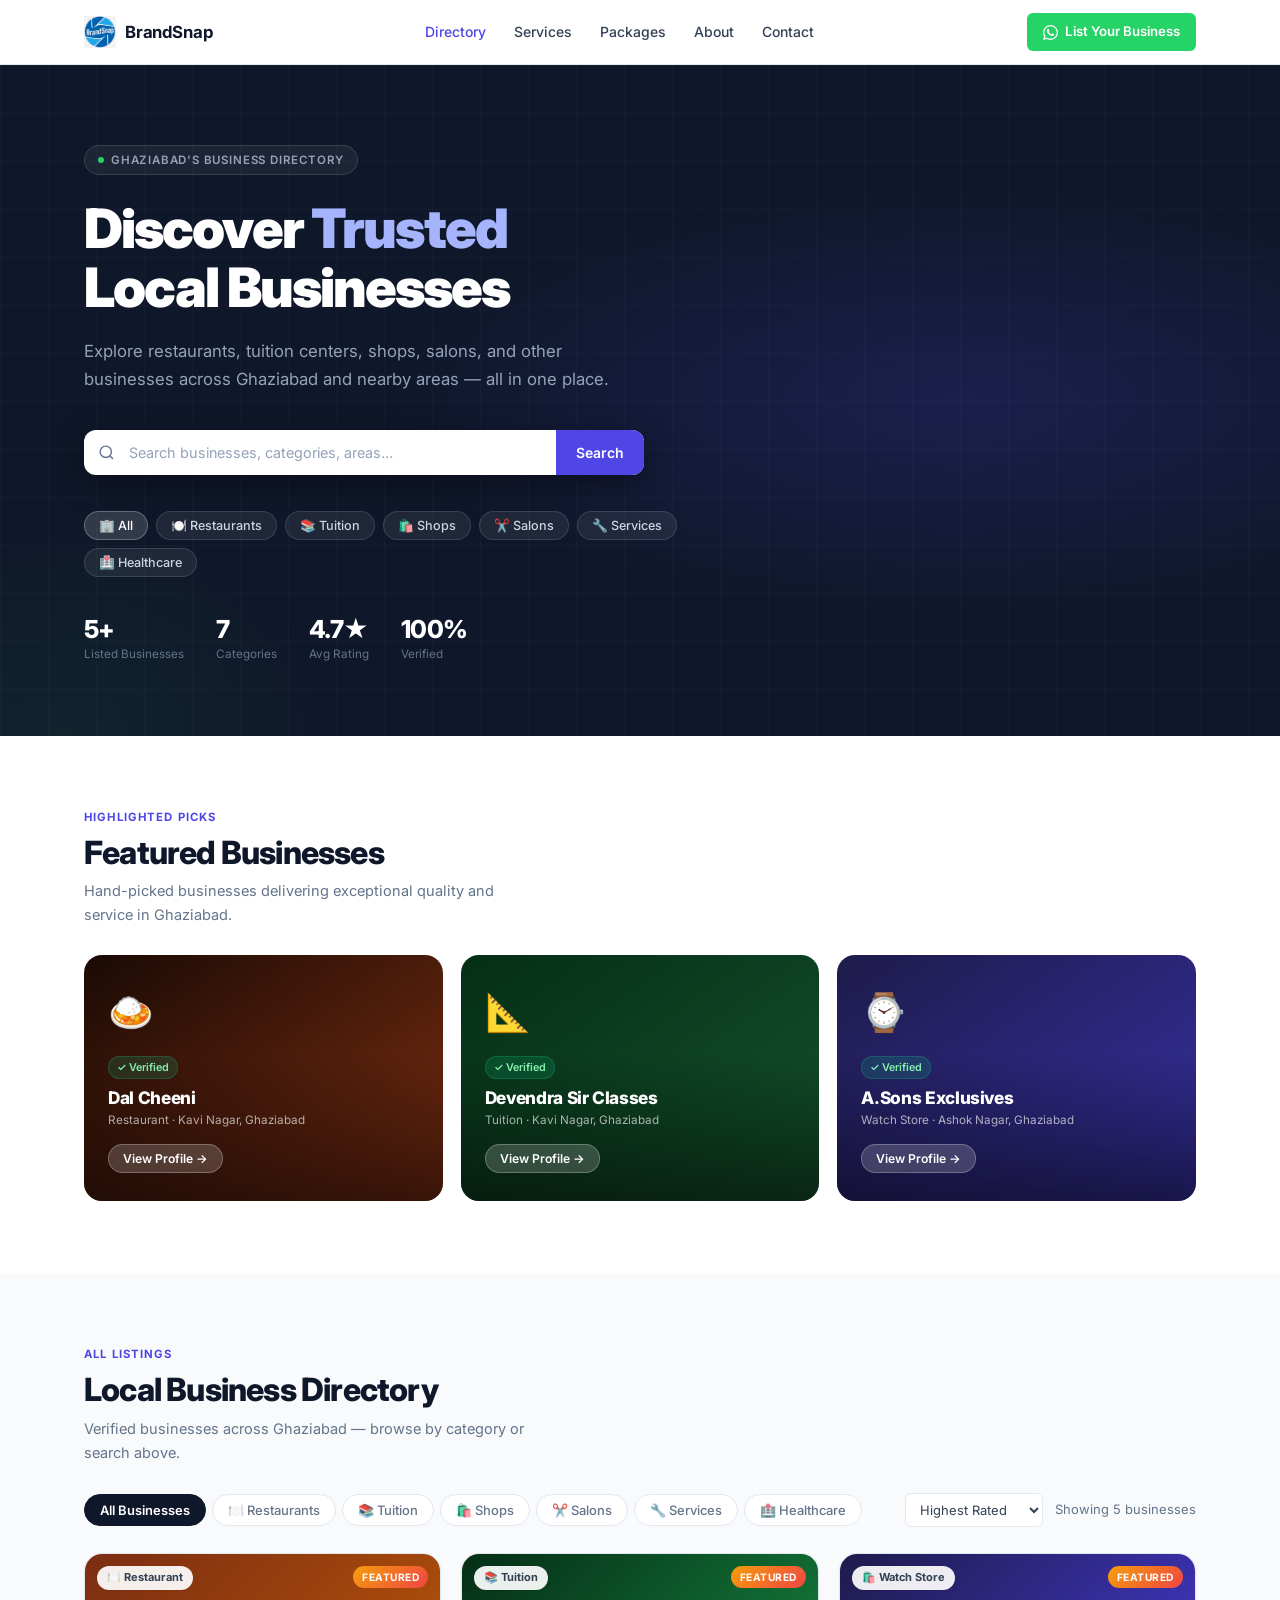
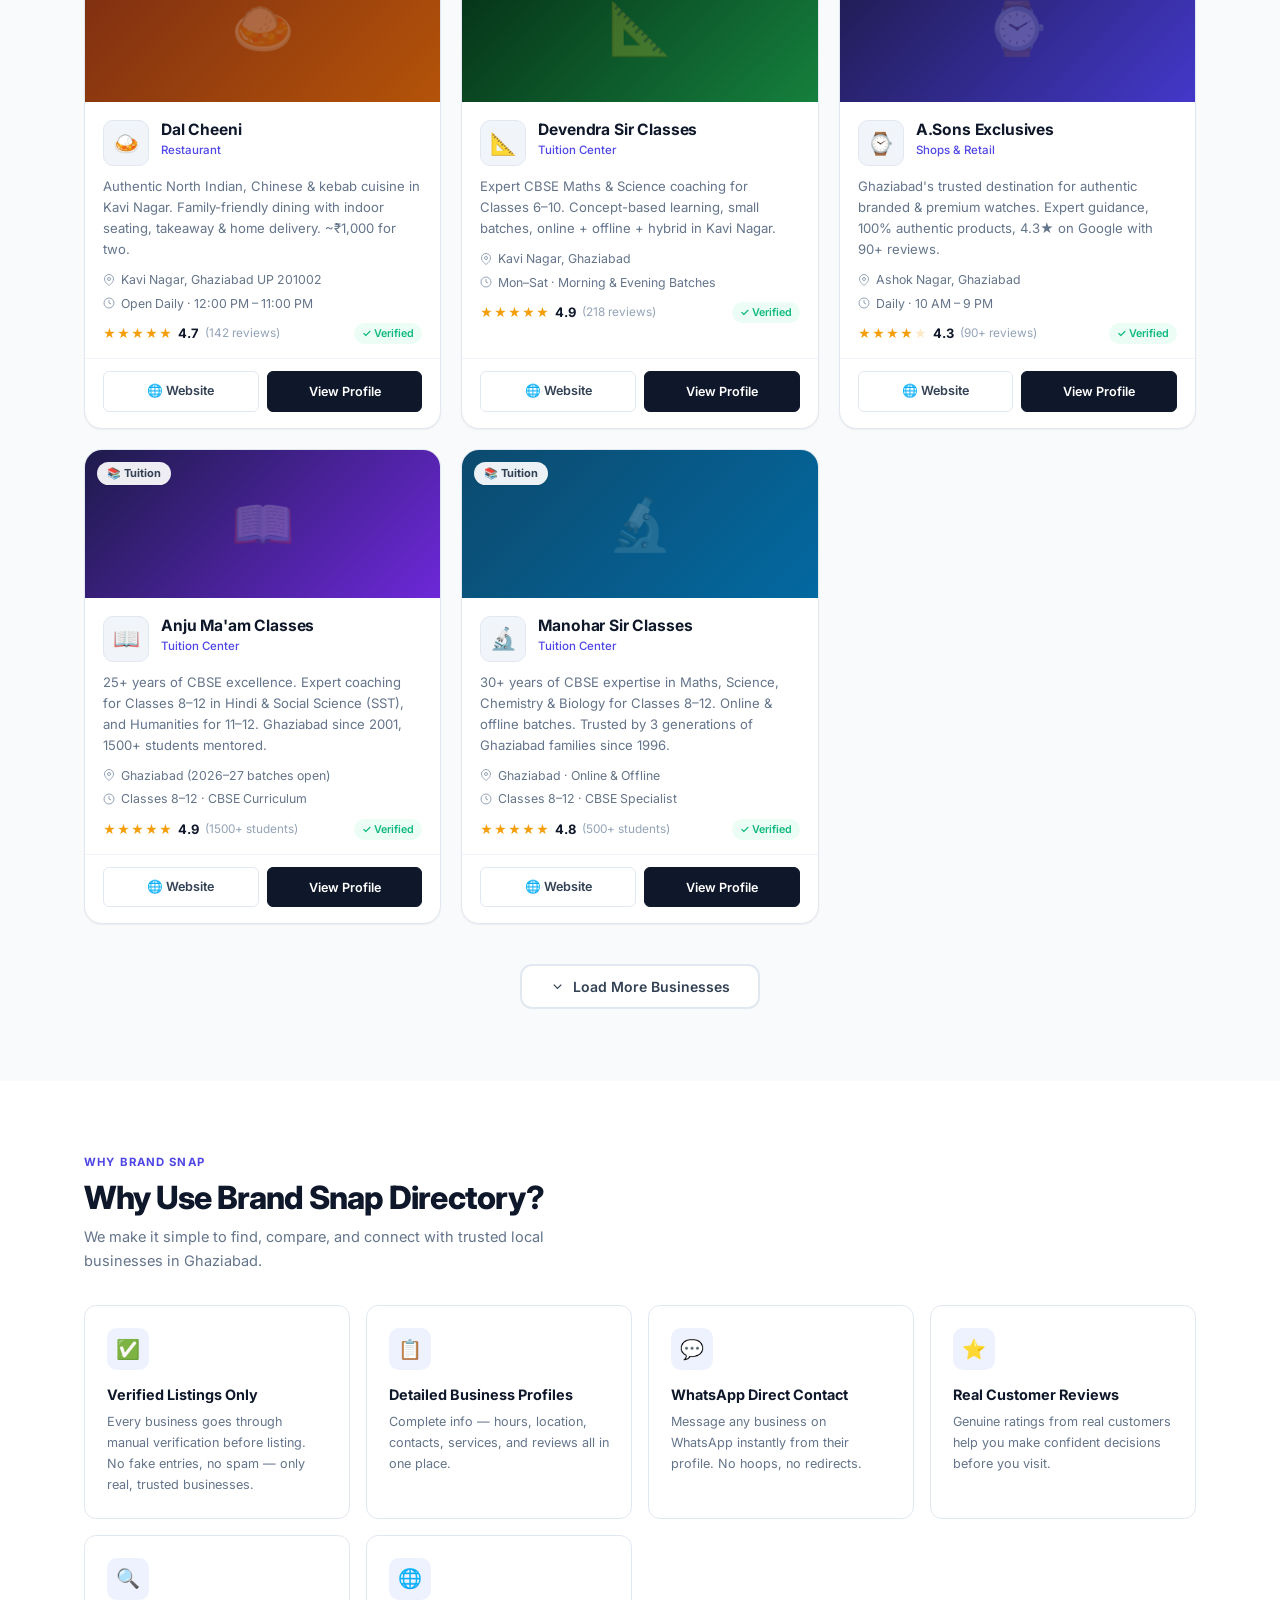
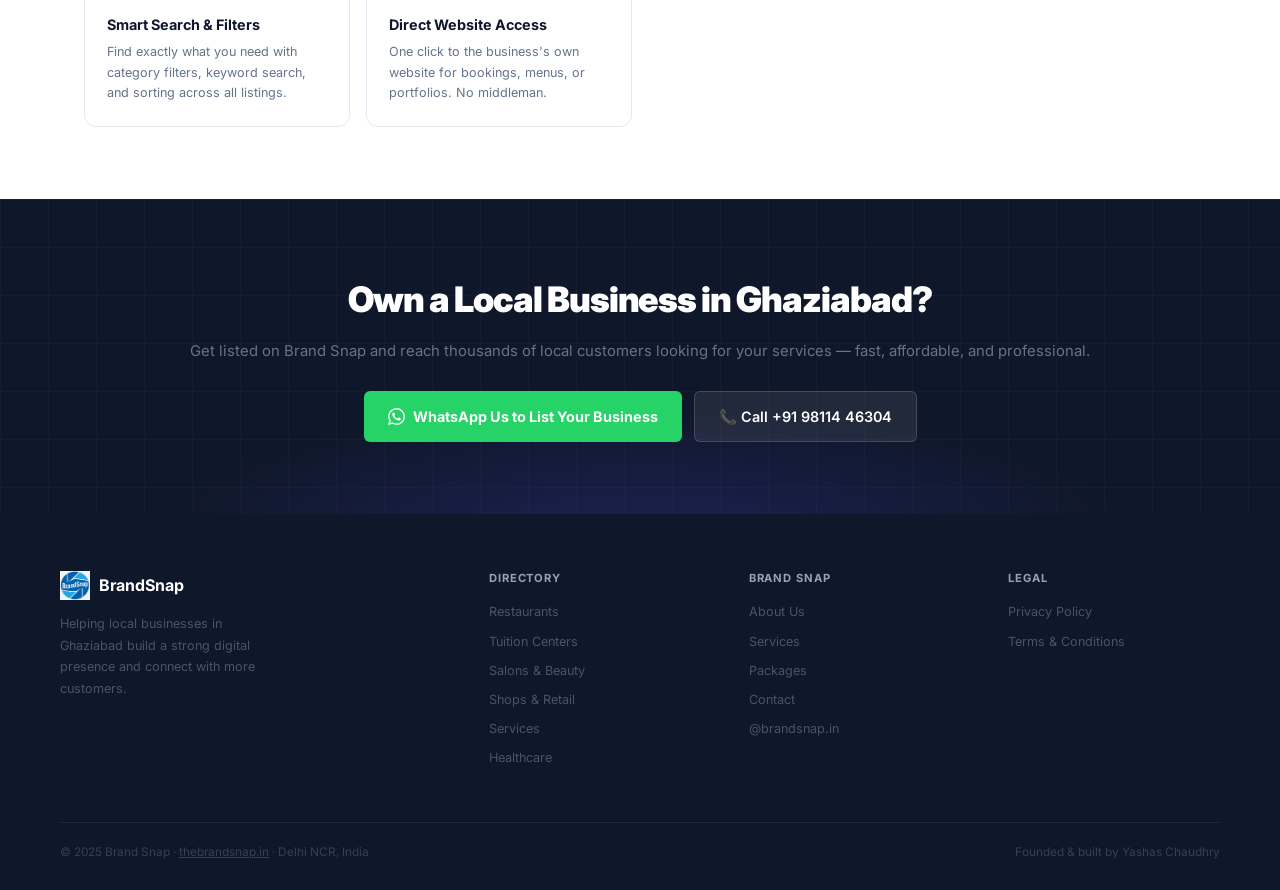
<file: local-businesses.html>
<!DOCTYPE html>
<html lang="en">
<head>
  <meta charset="UTF-8" />
  <meta name="viewport" content="width=device-width, initial-scale=1.0" />
  <title>Local Businesses in Ghaziabad | Brand Snap Directory</title>
  <meta name="description" content="Discover trusted local businesses in Ghaziabad — restaurants, tuition centers, shops, salons, and more. Browse verified listings on Brand Snap's local business directory." />
  <meta name="keywords" content="local businesses Ghaziabad, best restaurants Ghaziabad, tuition centers Ghaziabad, salons Ghaziabad, local services Ghaziabad, business directory" />
  <meta property="og:title" content="Discover Trusted Local Businesses in Ghaziabad | Brand Snap" />
  <meta property="og:description" content="Browse verified local businesses across Ghaziabad on Brand Snap Directory." />
  <meta property="og:url" content="https://thebrandsnap.in/local-businesses" />
  <link rel="canonical" href="https://thebrandsnap.in/local-businesses" />
  <link rel="preconnect" href="https://fonts.googleapis.com" />
  <link rel="preconnect" href="https://fonts.gstatic.com" crossorigin />
  <link href="https://fonts.googleapis.com/css2?family=Inter:wght@400;500;600;700;800;900&display=swap" rel="stylesheet" />
  <style>
    :root {
      --ink: #0f172a; --ink-2: #334155; --ink-3: #64748b; --ink-4: #94a3b8;
      --surface: #ffffff; --surface-2: #f8fafc; --surface-3: #f1f5f9;
      --border: #e2e8f0; --border-2: #cbd5e1;
      --accent: #4f46e5; --accent-h: #4338ca; --accent-bg: #eef2ff;
      --wa: #25d366; --wa-h: #1ebe5d;
      --gold: #f59e0b; --green: #10b981; --green-bg: #ecfdf5;
      --r: 12px; --rl: 18px; --rxl: 24px;
      --s1: 0 1px 2px rgba(0,0,0,.06);
      --s2: 0 1px 3px rgba(0,0,0,.08),0 1px 2px rgba(0,0,0,.06);
      --s3: 0 4px 16px rgba(0,0,0,.08),0 1px 4px rgba(0,0,0,.04);
      --s4: 0 10px 40px rgba(0,0,0,.12),0 4px 12px rgba(0,0,0,.06);
      --s5: 0 20px 60px rgba(0,0,0,.16),0 8px 20px rgba(0,0,0,.08);
      --font: 'Inter',-apple-system,BlinkMacSystemFont,sans-serif;
    }
    *,*::before,*::after{box-sizing:border-box;margin:0;padding:0}
    html{scroll-behavior:smooth;-webkit-font-smoothing:antialiased}
    body{font-family:var(--font);color:var(--ink);background:var(--surface);line-height:1.6;font-size:15px}
    img{display:block;max-width:100%}
    a{color:inherit;text-decoration:none}
    button{cursor:pointer;border:none;background:none;font-family:inherit}
    .container{max-width:1160px;margin:0 auto;padding:0 24px}

    /* NAV */
    .nav{position:sticky;top:0;z-index:100;background:rgba(255,255,255,.95);backdrop-filter:blur(16px) saturate(180%);border-bottom:1px solid var(--border)}
    .nav-inner{display:flex;align-items:center;justify-content:space-between;height:64px;max-width:1160px;margin:0 auto;padding:0 24px;gap:16px}
    .nav-logo{display:flex;align-items:center;gap:9px;font-size:1.05rem;font-weight:700;color:var(--ink);letter-spacing:-.01em;flex-shrink:0}
    .nav-logo img{width:32px;height:32px;object-fit:contain}
    .nav-links{display:flex;align-items:center;gap:4px}
    .nav-links a{font-size:.875rem;font-weight:500;color:var(--ink-2);padding:6px 12px;border-radius:6px;transition:all .15s}
    .nav-links a:hover{background:var(--surface-3);color:var(--ink)}
    .nav-links a[aria-current]{color:var(--accent)}
    .nav-actions{display:flex;align-items:center;gap:8px;flex-shrink:0}
    .btn-wa{display:flex;align-items:center;gap:7px;background:var(--wa);color:white;font-size:.83rem;font-weight:600;padding:8px 16px;border-radius:6px;transition:all .15s;white-space:nowrap}
    .btn-wa:hover{background:var(--wa-h);transform:translateY(-1px);box-shadow:0 4px 12px rgba(37,211,102,.3)}
    .nav-mob{display:none}

    /* HERO */
    .hero{background:#0f172a;padding:80px 24px 72px;position:relative;overflow:hidden}
    .hero::before{content:'';position:absolute;inset:0;pointer-events:none;background:radial-gradient(ellipse 70% 50% at 75% 50%,rgba(79,70,229,.18) 0%,transparent 65%),radial-gradient(ellipse 40% 60% at 5% 100%,rgba(37,211,102,.07) 0%,transparent 55%)}
    .hero::after{content:'';position:absolute;inset:0;pointer-events:none;background-image:linear-gradient(rgba(255,255,255,.022) 1px,transparent 1px),linear-gradient(90deg,rgba(255,255,255,.022) 1px,transparent 1px);background-size:48px 48px}
    .hero-inner{position:relative;z-index:1;max-width:680px}
    .hero-badge{display:inline-flex;align-items:center;gap:7px;border:1px solid rgba(255,255,255,.12);background:rgba(255,255,255,.06);color:#94a3b8;font-size:.72rem;font-weight:600;letter-spacing:.07em;text-transform:uppercase;padding:5px 13px;border-radius:100px;margin-bottom:24px}
    .hero-dot{width:6px;height:6px;border-radius:50%;background:var(--wa);flex-shrink:0}
    .hero h1{font-size:clamp(2rem,5.5vw,3.4rem);font-weight:900;line-height:1.08;letter-spacing:-.035em;color:#fff;margin-bottom:20px}
    .hero h1 .hi{color:#a5b4fc}
    .hero-sub{font-size:clamp(.9rem,1.8vw,1.05rem);color:#94a3b8;line-height:1.7;margin-bottom:36px;max-width:540px}

    /* SEARCH */
    .search-wrap{margin-bottom:36px;max-width:560px}
    .search-box{display:flex;background:#fff;border-radius:var(--r);box-shadow:0 8px 32px rgba(0,0,0,.4);overflow:hidden}
    .si{display:flex;align-items:center;padding:0 14px;color:var(--ink-3);flex-shrink:0}
    .search-box input{flex:1;border:none;outline:none;font-family:var(--font);font-size:.9rem;color:var(--ink);padding:14px 0;background:transparent;min-width:0}
    .search-box input::placeholder{color:var(--ink-4)}
    .search-btn{background:var(--accent);color:#fff;font-family:var(--font);font-weight:600;font-size:.875rem;padding:0 20px;flex-shrink:0;transition:background .15s}
    .search-btn:hover{background:var(--accent-h)}

    .hero-pills{display:flex;flex-wrap:wrap;gap:8px;margin-bottom:40px}
    .hpill{display:flex;align-items:center;gap:5px;background:rgba(255,255,255,.07);border:1px solid rgba(255,255,255,.12);color:#cbd5e1;font-size:.79rem;font-weight:500;padding:6px 14px;border-radius:100px;transition:all .15s;white-space:nowrap;cursor:pointer}
    .hpill:hover,.hpill.active{background:rgba(255,255,255,.15);border-color:rgba(255,255,255,.25);color:#fff}

    .hero-stats{display:flex;flex-wrap:wrap;gap:32px}
    .hs-num{font-size:1.55rem;font-weight:800;color:#fff;letter-spacing:-.03em;line-height:1;display:block}
    .hs-lbl{font-size:.73rem;color:#64748b;margin-top:3px;display:block}

    /* SECTIONS */
    .section{padding:72px 0}
    .section-alt{background:var(--surface-2)}
    .eyebrow{font-size:.71rem;font-weight:700;letter-spacing:.1em;text-transform:uppercase;color:var(--accent);margin-bottom:8px}
    .stitle{font-size:clamp(1.5rem,3vw,2rem);font-weight:800;letter-spacing:-.025em;line-height:1.18;color:var(--ink);margin-bottom:8px}
    .ssub{color:var(--ink-3);font-size:.91rem;max-width:460px;line-height:1.65}

    /* FEATURED */
    .feat-grid{display:grid;grid-template-columns:repeat(3,1fr);gap:18px;margin-top:28px}
    .feat-card{border-radius:var(--rl);overflow:hidden;padding:28px 24px;color:white;position:relative;min-height:210px;display:flex;flex-direction:column;justify-content:flex-end;transition:transform .2s,box-shadow .2s;cursor:pointer}
    .feat-card:hover{transform:translateY(-4px);box-shadow:var(--s5)}
    .feat-card::before{content:'';position:absolute;inset:0;background:linear-gradient(to top,rgba(0,0,0,.55) 0%,transparent 60%)}
    .feat-inner{position:relative;z-index:1}
    .feat-emoji{font-size:2.3rem;margin-bottom:12px;display:block}
    .feat-verified{display:inline-flex;align-items:center;gap:4px;font-size:.67rem;font-weight:600;color:#86efac;background:rgba(16,185,129,.18);border:1px solid rgba(16,185,129,.25);padding:2px 8px;border-radius:100px;margin-bottom:9px}
    .feat-name{font-size:1.08rem;font-weight:800;letter-spacing:-.02em;margin-bottom:2px;line-height:1.2}
    .feat-cat{font-size:.73rem;opacity:.65;margin-bottom:14px}
    .feat-btn{display:inline-flex;align-items:center;gap:5px;background:rgba(255,255,255,.18);border:1px solid rgba(255,255,255,.25);color:white;font-size:.76rem;font-weight:600;padding:6px 14px;border-radius:100px;transition:background .15s;cursor:pointer;font-family:var(--font)}
    .feat-btn:hover{background:rgba(255,255,255,.28)}

    /* FILTER BAR */
    .filter-bar{display:flex;align-items:center;justify-content:space-between;flex-wrap:wrap;gap:12px;margin-bottom:26px}
    .ftabs{display:flex;flex-wrap:wrap;gap:6px}
    .ftab{font-family:var(--font);font-size:.81rem;font-weight:500;padding:7px 15px;border-radius:100px;transition:all .15s;border:1.5px solid var(--border);color:var(--ink-3);background:white;cursor:pointer}
    .ftab:hover{border-color:var(--accent);color:var(--accent)}
    .ftab.active{background:var(--ink);border-color:var(--ink);color:white;font-weight:600}
    .fmeta{display:flex;align-items:center;gap:12px}
    .fcount{font-size:.81rem;color:var(--ink-3);white-space:nowrap}
    .fsel{border:1.5px solid var(--border);border-radius:6px;padding:7px 10px;font-family:var(--font);font-size:.81rem;color:var(--ink-2);background:white;outline:none;cursor:pointer}

    /* GRID */
    .biz-grid{display:grid;grid-template-columns:repeat(auto-fill,minmax(340px,1fr));gap:20px}

    /* CARD */
    .biz-card{background:white;border-radius:var(--rl);border:1px solid var(--border);box-shadow:var(--s1);overflow:hidden;display:flex;flex-direction:column;transition:box-shadow .2s,transform .2s,border-color .2s}
    .biz-card:hover{box-shadow:var(--s4);transform:translateY(-3px);border-color:var(--border-2)}
    .card-top{height:148px;position:relative;overflow:hidden;display:flex;align-items:center;justify-content:center;flex-shrink:0}
    .card-top img{width:100%;height:100%;object-fit:cover}
    .ct-emoji{font-size:3.2rem;opacity:.22}
    .ct-cat{position:absolute;top:12px;left:12px;background:rgba(255,255,255,.92);backdrop-filter:blur(8px);border-radius:100px;padding:3px 10px;font-size:.69rem;font-weight:700;color:var(--ink-2);display:flex;align-items:center;gap:4px;box-shadow:var(--s1)}
    .ct-feat{position:absolute;top:12px;right:12px;background:linear-gradient(135deg,#f59e0b,#ef4444);color:white;font-size:.64rem;font-weight:700;letter-spacing:.05em;text-transform:uppercase;padding:3px 9px;border-radius:100px}
    .card-body{padding:18px 18px 14px;flex:1;display:flex;flex-direction:column;gap:10px}
    .card-hd{display:flex;align-items:flex-start;gap:12px}
    .card-logo{width:46px;height:46px;border-radius:10px;border:1px solid var(--border);background:var(--surface-3);overflow:hidden;flex-shrink:0;display:flex;align-items:center;justify-content:center;font-size:1.35rem}
    .card-logo img{width:100%;height:100%;object-fit:contain;padding:4px}
    .card-ti{flex:1;min-width:0}
    .card-name{font-size:.975rem;font-weight:700;color:var(--ink);line-height:1.25;white-space:nowrap;overflow:hidden;text-overflow:ellipsis;letter-spacing:-.01em}
    .card-cat{font-size:.72rem;font-weight:500;color:var(--accent);margin-top:2px}
    .card-desc{font-size:.82rem;color:var(--ink-3);line-height:1.6}
    .card-meta{display:flex;flex-direction:column;gap:4px}
    .cm{display:flex;align-items:center;gap:6px;font-size:.77rem;color:var(--ink-3)}
    .cm svg{flex-shrink:0;color:var(--ink-4)}
    .card-rating{display:flex;align-items:center;gap:6px}
    .stars{display:flex;gap:1px}
    .star{font-size:.77rem;color:var(--gold)}
    .star.e{opacity:.22}
    .rscore{font-size:.81rem;font-weight:700;color:var(--ink)}
    .rn{font-size:.74rem;color:var(--ink-4)}
    .vpill{margin-left:auto;display:flex;align-items:center;gap:3px;font-size:.67rem;font-weight:600;color:var(--green);background:var(--green-bg);padding:2px 8px;border-radius:100px}
    .card-foot{padding:12px 18px 16px;display:flex;gap:8px;border-top:1px solid var(--surface-3)}
    .cb{flex:1;text-align:center;font-family:var(--font);font-size:.79rem;font-weight:600;padding:9px 10px;border-radius:6px;transition:all .15s;display:flex;align-items:center;justify-content:center;gap:5px;cursor:pointer}
    .cb-g{border:1.5px solid var(--border);color:var(--ink-2);background:white}
    .cb-g:hover{border-color:var(--accent);color:var(--accent);background:var(--accent-bg)}
    .cb-s{background:var(--ink);color:white;border:1.5px solid var(--ink)}
    .cb-s:hover{background:var(--ink-2)}

    .no-res{text-align:center;padding:56px 20px;color:var(--ink-3);display:none}
    .no-res p{font-size:.9rem;margin-top:12px}
    .lm-wrap{text-align:center;margin-top:40px}
    .lm-btn{display:inline-flex;align-items:center;gap:8px;border:2px solid var(--border);color:var(--ink-2);background:white;font-family:var(--font);font-weight:600;font-size:.875rem;padding:12px 28px;border-radius:var(--r);transition:all .18s;cursor:pointer}
    .lm-btn:hover{border-color:var(--ink);color:var(--ink)}

    /* BENEFITS */
    .ben-grid{display:grid;grid-template-columns:repeat(auto-fill,minmax(230px,1fr));gap:16px}
    .ben-card{background:white;border:1px solid var(--border);border-radius:var(--r);padding:22px;transition:box-shadow .18s,transform .18s}
    .ben-card:hover{box-shadow:var(--s3);transform:translateY(-2px)}
    .ben-icon{width:42px;height:42px;border-radius:10px;background:var(--accent-bg);display:flex;align-items:center;justify-content:center;font-size:1.2rem;margin-bottom:13px}
    .ben-title{font-size:.9rem;font-weight:700;color:var(--ink);margin-bottom:6px}
    .ben-desc{font-size:.79rem;color:var(--ink-3);line-height:1.65}

    /* CTA BAND */
    .cta-band{background:#0f172a;padding:72px 24px;text-align:center;position:relative;overflow:hidden}
    .cta-band::before{content:'';position:absolute;inset:0;pointer-events:none;background:radial-gradient(ellipse 60% 70% at 50% 110%,rgba(79,70,229,.22) 0%,transparent 65%)}
    .cta-band::after{content:'';position:absolute;inset:0;pointer-events:none;background-image:linear-gradient(rgba(255,255,255,.02) 1px,transparent 1px),linear-gradient(90deg,rgba(255,255,255,.02) 1px,transparent 1px);background-size:48px 48px}
    .cta-i{position:relative;z-index:1}
    .cta-band h2{font-size:clamp(1.5rem,3.5vw,2.2rem);font-weight:900;color:white;letter-spacing:-.03em;margin-bottom:12px}
    .cta-band p{color:#64748b;margin-bottom:28px;font-size:.93rem}
    .cta-btns{display:flex;gap:12px;justify-content:center;flex-wrap:wrap}
    .cta-wa{display:flex;align-items:center;gap:8px;background:var(--wa);color:white;font-weight:700;font-size:.9rem;padding:13px 24px;border-radius:6px;transition:all .18s}
    .cta-wa:hover{background:var(--wa-h);transform:translateY(-2px);box-shadow:0 8px 24px rgba(37,211,102,.3)}
    .cta-ph{background:rgba(255,255,255,.08);border:1.5px solid rgba(255,255,255,.15);color:white;font-weight:600;font-size:.9rem;padding:13px 24px;border-radius:6px;transition:all .18s}
    .cta-ph:hover{background:rgba(255,255,255,.14)}

    /* FOOTER */
    .footer{background:#0f172a;color:#475569;padding:56px 24px 28px}
    .foot-grid{max-width:1160px;margin:0 auto;display:grid;grid-template-columns:1.8fr 1fr 1fr 1fr;gap:48px;margin-bottom:44px}
    .foot-logo{display:flex;align-items:center;gap:9px;font-size:1rem;font-weight:700;color:white;margin-bottom:13px}
    .foot-logo img{width:30px;height:30px;object-fit:contain}
    .foot-brand p{font-size:.79rem;line-height:1.7;max-width:210px;color:#475569}
    .foot-col h4{font-size:.7rem;font-weight:700;text-transform:uppercase;letter-spacing:.08em;color:#94a3b8;margin-bottom:14px}
    .foot-col a{display:block;font-size:.79rem;color:#475569;margin-bottom:9px;transition:color .15s}
    .foot-col a:hover{color:#e2e8f0}
    .foot-bottom{max-width:1160px;margin:0 auto;border-top:1px solid rgba(255,255,255,.07);padding-top:20px;display:flex;align-items:center;justify-content:space-between;flex-wrap:wrap;gap:8px}
    .foot-bottom p{font-size:.74rem;color:#334155}
    .foot-bottom a{color:#334155;text-decoration:underline}

    /* MODAL */
    .overlay{position:fixed;inset:0;background:rgba(15,23,42,.7);z-index:999;display:flex;align-items:center;justify-content:center;padding:20px;opacity:0;pointer-events:none;transition:opacity .22s;backdrop-filter:blur(4px)}
    .overlay.open{opacity:1;pointer-events:all}
    .modal{background:white;border-radius:var(--rxl);max-width:680px;width:100%;max-height:90vh;overflow-y:auto;box-shadow:0 32px 80px rgba(0,0,0,.3);transform:translateY(16px) scale(.98);transition:transform .22s}
    .overlay.open .modal{transform:translateY(0) scale(1)}
    .m-hero{height:180px;position:relative;overflow:hidden;display:flex;align-items:flex-end;padding:20px 24px}
    .m-hero::after{content:'';position:absolute;inset:0;background:linear-gradient(to top,rgba(0,0,0,.6) 0%,transparent 60%)}
    .m-close{position:absolute;top:14px;right:14px;z-index:2;width:34px;height:34px;border-radius:50%;background:rgba(255,255,255,.15);backdrop-filter:blur(8px);color:white;font-size:1rem;display:flex;align-items:center;justify-content:center;transition:background .15s;cursor:pointer;border:none;font-family:var(--font)}
    .m-close:hover{background:rgba(255,255,255,.25)}
    .m-id{position:relative;z-index:1;display:flex;align-items:center;gap:12px}
    .m-logobox{width:52px;height:52px;border-radius:10px;background:white;display:flex;align-items:center;justify-content:center;box-shadow:0 2px 12px rgba(0,0,0,.2);flex-shrink:0;overflow:hidden;font-size:1.6rem}
    .m-logobox img{width:100%;height:100%;object-fit:contain;padding:4px}
    .m-biz-name{font-size:1.18rem;font-weight:800;color:white;letter-spacing:-.02em;line-height:1.2}
    .m-biz-cat{font-size:.73rem;color:rgba(255,255,255,.65);margin-top:2px}
    .m-body{padding:24px}
    .m-sec{margin-bottom:22px}
    .m-sec-t{font-size:.69rem;font-weight:700;text-transform:uppercase;letter-spacing:.08em;color:var(--ink-3);margin-bottom:10px}
    .m-sec p{font-size:.85rem;color:var(--ink-2);line-height:1.7}
    .ig{display:grid;grid-template-columns:1fr 1fr;gap:10px}
    .ibox{background:var(--surface-2);border-radius:6px;padding:12px 14px}
    .ibox .l{font-size:.67rem;font-weight:600;text-transform:uppercase;letter-spacing:.07em;color:var(--ink-4);margin-bottom:4px}
    .ibox .v{font-size:.83rem;font-weight:500;color:var(--ink);word-break:break-word}
    .hlist{display:grid;grid-template-columns:1fr 1fr;gap:0}
    .hrow{display:flex;justify-content:space-between;font-size:.79rem;padding:6px 0;border-bottom:1px solid var(--border);color:var(--ink-2)}
    .hrow span:first-child{font-weight:500;color:var(--ink)}
    .rv{background:var(--surface-2);border-radius:6px;padding:13px 14px;margin-bottom:8px}
    .rv-name{font-size:.81rem;font-weight:600;color:var(--ink)}
    .rv-stars{color:var(--gold);font-size:.74rem;margin:2px 0 6px}
    .rv-text{font-size:.8rem;color:var(--ink-3);line-height:1.6}
    .fq{border-bottom:1px solid var(--border);padding:11px 0}
    .fq-q{font-size:.84rem;font-weight:600;color:var(--ink);margin-bottom:5px}
    .fq-a{font-size:.8rem;color:var(--ink-3);line-height:1.6}
    .map-ph{background:var(--surface-3);border-radius:6px;height:90px;display:flex;align-items:center;justify-content:center;gap:7px;font-size:.81rem;color:var(--ink-3);margin-top:10px}
    .m-actions{display:flex;gap:8px;flex-wrap:wrap;margin-top:20px;padding-top:16px;border-top:1px solid var(--border)}
    .m-actions a,.m-actions button{display:inline-flex;align-items:center;gap:6px;font-family:var(--font);font-size:.81rem;font-weight:600;padding:9px 18px;border-radius:6px;transition:all .15s}
    .mb-wa{background:var(--wa);color:white}
    .mb-wa:hover{background:var(--wa-h)}
    .mb-web{background:var(--accent);color:white}
    .mb-web:hover{background:var(--accent-h)}
    .mb-cl{border:1.5px solid var(--border);color:var(--ink-2);background:white;cursor:pointer}
    .mb-cl:hover{background:var(--surface-2)}

    @media(max-width:900px){.feat-grid{grid-template-columns:1fr}}
    @media(max-width:768px){
      .nav-links{display:none}.nav-mob{display:flex}.hero{padding:60px 20px 56px}.section{padding:52px 0}
      .biz-grid{grid-template-columns:1fr}.foot-grid{grid-template-columns:1fr 1fr;gap:28px}
      .ig{grid-template-columns:1fr}.hlist{grid-template-columns:1fr}
    }
    @media(max-width:480px){
      .ftabs{gap:5px}.ftab{font-size:.75rem;padding:6px 11px}.foot-grid{grid-template-columns:1fr}
      .cta-btns{flex-direction:column;align-items:center}.hero-stats{gap:20px}
    }
  </style>
</head>
<body>

<nav class="nav" role="navigation" aria-label="Main navigation">
  <div class="nav-inner">
    <a href="https://thebrandsnap.in" class="nav-logo">
      <img src="logo.png" alt="Brand Snap" />BrandSnap
    </a>
    <div class="nav-links">
      <a href="https://thebrandsnap.in/local-businesses" aria-current="page">Directory</a>
      <a href="https://thebrandsnap.in/#services">Services</a>
      <a href="https://thebrandsnap.in/packages.html">Packages</a>
      <a href="https://thebrandsnap.in/#about">About</a>
      <a href="https://thebrandsnap.in/#contact">Contact</a>
    </div>
    <div class="nav-actions">
      <a href="https://wa.me/919811446304?text=Hi%20Brand%20Snap%2C%20I%20want%20to%20list%20my%20business%20on%20your%20directory." target="_blank" rel="noopener" class="btn-wa">
        <svg width="15" height="15" viewBox="0 0 24 24" fill="currentColor"><path d="M17.472 14.382c-.297-.149-1.758-.867-2.03-.967-.273-.099-.471-.148-.67.15-.197.297-.767.966-.94 1.164-.173.199-.347.223-.644.075-.297-.15-1.255-.463-2.39-1.475-.883-.788-1.48-1.761-1.653-2.059-.173-.297-.018-.458.13-.606.134-.133.298-.347.446-.52.149-.174.198-.298.298-.497.099-.198.05-.371-.025-.52-.075-.149-.669-1.612-.916-2.207-.242-.579-.487-.5-.669-.51-.173-.008-.371-.01-.57-.01-.198 0-.52.074-.792.372-.272.297-1.04 1.016-1.04 2.479 0 1.462 1.065 2.875 1.213 3.074.149.198 2.096 3.2 5.077 4.487.709.306 1.262.489 1.694.625.712.227 1.36.195 1.871.118.571-.085 1.758-.719 2.006-1.413.248-.694.248-1.289.173-1.413-.074-.124-.272-.198-.57-.347m-5.421 7.403h-.004a9.87 9.87 0 01-5.031-1.378l-.361-.214-3.741.982.998-3.648-.235-.374a9.86 9.86 0 01-1.51-5.26c.001-5.45 4.436-9.884 9.888-9.884 2.64 0 5.122 1.03 6.988 2.898a9.825 9.825 0 012.893 6.994c-.003 5.45-4.437 9.884-9.885 9.884m8.413-18.297A11.815 11.815 0 0012.05 0C5.495 0 .16 5.335.157 11.892c0 2.096.547 4.142 1.588 5.945L.057 24l6.305-1.654a11.882 11.882 0 005.683 1.448h.005c6.554 0 11.89-5.335 11.893-11.893a11.821 11.821 0 00-3.48-8.413z"/></svg>
        List Your Business
      </a>
    </div>
    <div class="nav-mob">
      <a href="https://wa.me/919811446304?text=Hi%20Brand%20Snap%2C%20I%20want%20to%20list%20my%20business%20on%20your%20directory." target="_blank" rel="noopener" class="btn-wa" style="padding:8px 12px;">
        <svg width="15" height="15" viewBox="0 0 24 24" fill="currentColor"><path d="M17.472 14.382c-.297-.149-1.758-.867-2.03-.967-.273-.099-.471-.148-.67.15-.197.297-.767.966-.94 1.164-.173.199-.347.223-.644.075-.297-.15-1.255-.463-2.39-1.475-.883-.788-1.48-1.761-1.653-2.059-.173-.297-.018-.458.13-.606.134-.133.298-.347.446-.52.149-.174.198-.298.298-.497.099-.198.05-.371-.025-.52-.075-.149-.669-1.612-.916-2.207-.242-.579-.487-.5-.669-.51-.173-.008-.371-.01-.57-.01-.198 0-.52.074-.792.372-.272.297-1.04 1.016-1.04 2.479 0 1.462 1.065 2.875 1.213 3.074.149.198 2.096 3.2 5.077 4.487.709.306 1.262.489 1.694.625.712.227 1.36.195 1.871.118.571-.085 1.758-.719 2.006-1.413.248-.694.248-1.289.173-1.413-.074-.124-.272-.198-.57-.347m-5.421 7.403h-.004a9.87 9.87 0 01-5.031-1.378l-.361-.214-3.741.982.998-3.648-.235-.374a9.86 9.86 0 01-1.51-5.26c.001-5.45 4.436-9.884 9.888-9.884 2.64 0 5.122 1.03 6.988 2.898a9.825 9.825 0 012.893 6.994c-.003 5.45-4.437 9.884-9.885 9.884m8.413-18.297A11.815 11.815 0 0012.05 0C5.495 0 .16 5.335.157 11.892c0 2.096.547 4.142 1.588 5.945L.057 24l6.305-1.654a11.882 11.882 0 005.683 1.448h.005c6.554 0 11.89-5.335 11.893-11.893a11.821 11.821 0 00-3.48-8.413z"/></svg>
      </a>
    </div>
  </div>
</nav>

<section class="hero" aria-labelledby="hero-h1">
  <div class="container">
    <div class="hero-inner">
      <div class="hero-badge"><span class="hero-dot"></span>Ghaziabad's Business Directory</div>
      <h1 id="hero-h1">Discover <span class="hi">Trusted</span><br>Local Businesses</h1>
      <p class="hero-sub">Explore restaurants, tuition centers, shops, salons, and other businesses across Ghaziabad and nearby areas — all in one place.</p>
      <div class="search-wrap">
        <div class="search-box" role="search">
          <span class="si" aria-hidden="true"><svg width="17" height="17" fill="none" stroke="currentColor" stroke-width="2" viewBox="0 0 24 24"><circle cx="11" cy="11" r="8"/><path d="m21 21-4.35-4.35"/></svg></span>
          <input type="text" id="searchInput" placeholder="Search businesses, categories, areas…" aria-label="Search businesses" />
          <button class="search-btn" onclick="doSearch()">Search</button>
        </div>
      </div>
      <div class="hero-pills" role="group" aria-label="Category filter">
        <button class="hpill active" onclick="setFilter('all',this)">🏢 All</button>
        <button class="hpill" onclick="setFilter('restaurants',this)">🍽️ Restaurants</button>
        <button class="hpill" onclick="setFilter('tuition',this)">📚 Tuition</button>
        <button class="hpill" onclick="setFilter('shops',this)">🛍️ Shops</button>
        <button class="hpill" onclick="setFilter('salons',this)">✂️ Salons</button>
        <button class="hpill" onclick="setFilter('services',this)">🔧 Services</button>
        <button class="hpill" onclick="setFilter('healthcare',this)">🏥 Healthcare</button>
      </div>
      <div class="hero-stats">
        <div><span class="hs-num">5+</span><span class="hs-lbl">Listed Businesses</span></div>
        <div><span class="hs-num">7</span><span class="hs-lbl">Categories</span></div>
        <div><span class="hs-num">4.7★</span><span class="hs-lbl">Avg Rating</span></div>
        <div><span class="hs-num">100%</span><span class="hs-lbl">Verified</span></div>
      </div>
    </div>
  </div>
</section>

<!-- FEATURED -->
<section class="section" aria-labelledby="feat-title">
  <div class="container">
    <p class="eyebrow">Highlighted Picks</p>
    <h2 class="stitle" id="feat-title">Featured Businesses</h2>
    <p class="ssub">Hand-picked businesses delivering exceptional quality and service in Ghaziabad.</p>
    <div class="feat-grid">
      <div class="feat-card" style="background:linear-gradient(145deg,#1a0a04,#7c2d12);">
        <div class="feat-inner">
          <span class="feat-emoji">🍛</span>
          <div class="feat-verified">✓ Verified</div>
          <div class="feat-name">Dal Cheeni</div>
          <div class="feat-cat">Restaurant · Kavi Nagar, Ghaziabad</div>
          <button class="feat-btn" onclick="openProfile('dal-cheeni')">View Profile →</button>
        </div>
      </div>
      <div class="feat-card" style="background:linear-gradient(145deg,#052e16,#14532d);">
        <div class="feat-inner">
          <span class="feat-emoji">📐</span>
          <div class="feat-verified">✓ Verified</div>
          <div class="feat-name">Devendra Sir Classes</div>
          <div class="feat-cat">Tuition · Kavi Nagar, Ghaziabad</div>
          <button class="feat-btn" onclick="openProfile('devendra-sir')">View Profile →</button>
        </div>
      </div>
      <div class="feat-card" style="background:linear-gradient(145deg,#1e1b4b,#3730a3);">
        <div class="feat-inner">
          <span class="feat-emoji">⌚</span>
          <div class="feat-verified">✓ Verified</div>
          <div class="feat-name">A.Sons Exclusives</div>
          <div class="feat-cat">Watch Store · Ashok Nagar, Ghaziabad</div>
          <button class="feat-btn" onclick="openProfile('a-sons')">View Profile →</button>
        </div>
      </div>
    </div>
  </div>
</section>

<!-- DIRECTORY -->
<section class="section section-alt" id="directory" aria-labelledby="dir-title">
  <div class="container">
    <div style="margin-bottom:28px;">
      <p class="eyebrow">All Listings</p>
      <h2 class="stitle" id="dir-title">Local Business Directory</h2>
      <p class="ssub">Verified businesses across Ghaziabad — browse by category or search above.</p>
    </div>
    <div class="filter-bar">
      <div class="ftabs" role="group" aria-label="Category filter">
        <button class="ftab active" data-filter="all" onclick="setFilter('all',this)">All Businesses</button>
        <button class="ftab" data-filter="restaurants" onclick="setFilter('restaurants',this)">🍽️ Restaurants</button>
        <button class="ftab" data-filter="tuition" onclick="setFilter('tuition',this)">📚 Tuition</button>
        <button class="ftab" data-filter="shops" onclick="setFilter('shops',this)">🛍️ Shops</button>
        <button class="ftab" data-filter="salons" onclick="setFilter('salons',this)">✂️ Salons</button>
        <button class="ftab" data-filter="services" onclick="setFilter('services',this)">🔧 Services</button>
        <button class="ftab" data-filter="healthcare" onclick="setFilter('healthcare',this)">🏥 Healthcare</button>
      </div>
      <div class="fmeta">
        <select class="fsel" aria-label="Sort by"><option>Highest Rated</option><option>Most Reviewed</option><option>A–Z</option></select>
        <span class="fcount" id="bizCount">Showing 5 businesses</span>
      </div>
    </div>

    <div class="biz-grid" id="bizGrid">

      <!-- Dal Cheeni -->
      <article class="biz-card" data-cat="restaurants" data-name="dal cheeni restaurant north indian chinese kebab kavi nagar ghaziabad">
        <div class="card-top" style="background:linear-gradient(135deg,#7c2d12,#b45309);">
          <span class="ct-emoji">🍛</span>
          <div class="ct-cat">🍽️ Restaurant</div>
          <div class="ct-feat">Featured</div>
        </div>
        <div class="card-body">
          <div class="card-hd">
            <div class="card-logo">🍛</div>
            <div class="card-ti">
              <div class="card-name">Dal Cheeni</div>
              <div class="card-cat">Restaurant</div>
            </div>
          </div>
          <p class="card-desc">Authentic North Indian, Chinese & kebab cuisine in Kavi Nagar. Family-friendly dining with indoor seating, takeaway & home delivery. ~&#8377;1,000 for two.</p>
          <div class="card-meta">
            <div class="cm"><svg width="12" height="12" fill="none" stroke="currentColor" stroke-width="2" viewBox="0 0 24 24"><path d="M21 10c0 7-9 13-9 13s-9-6-9-13a9 9 0 0118 0z"/><circle cx="12" cy="10" r="3"/></svg>Kavi Nagar, Ghaziabad UP 201002</div>
            <div class="cm"><svg width="12" height="12" fill="none" stroke="currentColor" stroke-width="2" viewBox="0 0 24 24"><circle cx="12" cy="12" r="10"/><polyline points="12 6 12 12 16 14"/></svg>Open Daily · 12:00 PM – 11:00 PM</div>
          </div>
          <div class="card-rating">
            <div class="stars" aria-label="4.7 stars"><span class="star">★</span><span class="star">★</span><span class="star">★</span><span class="star">★</span><span class="star">★</span></div>
            <span class="rscore">4.7</span><span class="rn">(142 reviews)</span>
            <div class="vpill">✓ Verified</div>
          </div>
        </div>
        <div class="card-foot">
          <a href="https://dalcheeni.thebrandsnap.in" target="_blank" rel="noopener" class="cb cb-g">🌐 Website</a>
          <button class="cb cb-s" onclick="openProfile('dal-cheeni')">View Profile</button>
        </div>
      </article>

      <!-- Devendra Sir -->
      <article class="biz-card" data-cat="tuition" data-name="devendra sir classes maths science cbse kavi nagar ghaziabad coaching">
        <div class="card-top" style="background:linear-gradient(135deg,#052e16,#15803d);">
          <span class="ct-emoji">📐</span>
          <div class="ct-cat">📚 Tuition</div>
          <div class="ct-feat">Featured</div>
        </div>
        <div class="card-body">
          <div class="card-hd">
            <div class="card-logo">📐</div>
            <div class="card-ti">
              <div class="card-name">Devendra Sir Classes</div>
              <div class="card-cat">Tuition Center</div>
            </div>
          </div>
          <p class="card-desc">Expert CBSE Maths & Science coaching for Classes 6–10. Concept-based learning, small batches, online + offline + hybrid in Kavi Nagar.</p>
          <div class="card-meta">
            <div class="cm"><svg width="12" height="12" fill="none" stroke="currentColor" stroke-width="2" viewBox="0 0 24 24"><path d="M21 10c0 7-9 13-9 13s-9-6-9-13a9 9 0 0118 0z"/><circle cx="12" cy="10" r="3"/></svg>Kavi Nagar, Ghaziabad</div>
            <div class="cm"><svg width="12" height="12" fill="none" stroke="currentColor" stroke-width="2" viewBox="0 0 24 24"><circle cx="12" cy="12" r="10"/><polyline points="12 6 12 12 16 14"/></svg>Mon–Sat · Morning & Evening Batches</div>
          </div>
          <div class="card-rating">
            <div class="stars" aria-label="4.9 stars"><span class="star">★</span><span class="star">★</span><span class="star">★</span><span class="star">★</span><span class="star">★</span></div>
            <span class="rscore">4.9</span><span class="rn">(218 reviews)</span>
            <div class="vpill">✓ Verified</div>
          </div>
        </div>
        <div class="card-foot">
          <a href="https://homeschooling.thebrandsnap.in" target="_blank" rel="noopener" class="cb cb-g">🌐 Website</a>
          <button class="cb cb-s" onclick="openProfile('devendra-sir')">View Profile</button>
        </div>
      </article>

      <!-- A.Sons Exclusives -->
      <article class="biz-card" data-cat="shops" data-name="a sons exclusives watch store branded premium watches ashok nagar ghaziabad">
        <div class="card-top" style="background:linear-gradient(135deg,#1e1b4b,#4338ca);">
          <span class="ct-emoji">⌚</span>
          <div class="ct-cat">🛍️ Watch Store</div>
          <div class="ct-feat">Featured</div>
        </div>
        <div class="card-body">
          <div class="card-hd">
            <div class="card-logo">⌚</div>
            <div class="card-ti">
              <div class="card-name">A.Sons Exclusives</div>
              <div class="card-cat">Shops & Retail</div>
            </div>
          </div>
          <p class="card-desc">Ghaziabad's trusted destination for authentic branded & premium watches. Expert guidance, 100% authentic products, 4.3★ on Google with 90+ reviews.</p>
          <div class="card-meta">
            <div class="cm"><svg width="12" height="12" fill="none" stroke="currentColor" stroke-width="2" viewBox="0 0 24 24"><path d="M21 10c0 7-9 13-9 13s-9-6-9-13a9 9 0 0118 0z"/><circle cx="12" cy="10" r="3"/></svg>Ashok Nagar, Ghaziabad</div>
            <div class="cm"><svg width="12" height="12" fill="none" stroke="currentColor" stroke-width="2" viewBox="0 0 24 24"><circle cx="12" cy="12" r="10"/><polyline points="12 6 12 12 16 14"/></svg>Daily · 10 AM – 9 PM</div>
          </div>
          <div class="card-rating">
            <div class="stars" aria-label="4.3 stars"><span class="star">★</span><span class="star">★</span><span class="star">★</span><span class="star">★</span><span class="star e">★</span></div>
            <span class="rscore">4.3</span><span class="rn">(90+ reviews)</span>
            <div class="vpill">✓ Verified</div>
          </div>
        </div>
        <div class="card-foot">
          <a href="https://asons-exclusives.thebrandsnap.in/#trust" target="_blank" rel="noopener" class="cb cb-g">🌐 Website</a>
          <button class="cb cb-s" onclick="openProfile('a-sons')">View Profile</button>
        </div>
      </article>

      <!-- Anju Ma'am -->
      <article class="biz-card" data-cat="tuition" data-name="anju maam cbse tuition hindi social science sst humanities ghaziabad classes 8 9 10 11 12">
        <div class="card-top" style="background:linear-gradient(135deg,#1e1b4b,#6d28d9);">
          <span class="ct-emoji">📖</span>
          <div class="ct-cat">📚 Tuition</div>
        </div>
        <div class="card-body">
          <div class="card-hd">
            <div class="card-logo">📖</div>
            <div class="card-ti">
              <div class="card-name">Anju Ma'am Classes</div>
              <div class="card-cat">Tuition Center</div>
            </div>
          </div>
          <p class="card-desc">25+ years of CBSE excellence. Expert coaching for Classes 8–12 in Hindi & Social Science (SST), and Humanities for 11–12. Ghaziabad since 2001, 1500+ students mentored.</p>
          <div class="card-meta">
            <div class="cm"><svg width="12" height="12" fill="none" stroke="currentColor" stroke-width="2" viewBox="0 0 24 24"><path d="M21 10c0 7-9 13-9 13s-9-6-9-13a9 9 0 0118 0z"/><circle cx="12" cy="10" r="3"/></svg>Ghaziabad (2026–27 batches open)</div>
            <div class="cm"><svg width="12" height="12" fill="none" stroke="currentColor" stroke-width="2" viewBox="0 0 24 24"><circle cx="12" cy="12" r="10"/><polyline points="12 6 12 12 16 14"/></svg>Classes 8–12 · CBSE Curriculum</div>
          </div>
          <div class="card-rating">
            <div class="stars" aria-label="4.9 stars"><span class="star">★</span><span class="star">★</span><span class="star">★</span><span class="star">★</span><span class="star">★</span></div>
            <span class="rscore">4.9</span><span class="rn">(1500+ students)</span>
            <div class="vpill">✓ Verified</div>
          </div>
        </div>
        <div class="card-foot">
          <a href="https://anjumaam.thebrandsnap.in" target="_blank" rel="noopener" class="cb cb-g">🌐 Website</a>
          <button class="cb cb-s" onclick="openProfile('anju-maam')">View Profile</button>
        </div>
      </article>

      <!-- Manohar Sir -->
      <article class="biz-card" data-cat="tuition" data-name="manohar sir cbse maths science chemistry biology ghaziabad coaching classes 8 9 10 11 12">
        <div class="card-top" style="background:linear-gradient(135deg,#0c4a6e,#0369a1);">
          <span class="ct-emoji">🔬</span>
          <div class="ct-cat">📚 Tuition</div>
        </div>
        <div class="card-body">
          <div class="card-hd">
            <div class="card-logo">🔬</div>
            <div class="card-ti">
              <div class="card-name">Manohar Sir Classes</div>
              <div class="card-cat">Tuition Center</div>
            </div>
          </div>
          <p class="card-desc">30+ years of CBSE expertise in Maths, Science, Chemistry & Biology for Classes 8–12. Online & offline batches. Trusted by 3 generations of Ghaziabad families since 1996.</p>
          <div class="card-meta">
            <div class="cm"><svg width="12" height="12" fill="none" stroke="currentColor" stroke-width="2" viewBox="0 0 24 24"><path d="M21 10c0 7-9 13-9 13s-9-6-9-13a9 9 0 0118 0z"/><circle cx="12" cy="10" r="3"/></svg>Ghaziabad · Online & Offline</div>
            <div class="cm"><svg width="12" height="12" fill="none" stroke="currentColor" stroke-width="2" viewBox="0 0 24 24"><circle cx="12" cy="12" r="10"/><polyline points="12 6 12 12 16 14"/></svg>Classes 8–12 · CBSE Specialist</div>
          </div>
          <div class="card-rating">
            <div class="stars" aria-label="4.8 stars"><span class="star">★</span><span class="star">★</span><span class="star">★</span><span class="star">★</span><span class="star">★</span></div>
            <span class="rscore">4.8</span><span class="rn">(500+ students)</span>
            <div class="vpill">✓ Verified</div>
          </div>
        </div>
        <div class="card-foot">
          <a href="https://manohar-sir.thebrandsnap.in" target="_blank" rel="noopener" class="cb cb-g">🌐 Website</a>
          <button class="cb cb-s" onclick="openProfile('manohar-sir')">View Profile</button>
        </div>
      </article>

    </div>

    <div class="no-res" id="noResults">
      <svg width="40" height="40" fill="none" stroke="currentColor" stroke-width="1.5" viewBox="0 0 24 24" style="margin:0 auto;opacity:.3"><circle cx="11" cy="11" r="8"/><path d="m21 21-4.35-4.35"/></svg>
      <p>No businesses match your search. Try a different keyword or category.</p>
    </div>
    <div class="lm-wrap">
      <button class="lm-btn" onclick="loadMore()">
        <svg width="15" height="15" fill="none" stroke="currentColor" stroke-width="2" viewBox="0 0 24 24"><polyline points="6 9 12 15 18 9"/></svg>
        Load More Businesses
      </button>
    </div>
  </div>
</section>

<!-- BENEFITS -->
<section class="section" aria-labelledby="why-title">
  <div class="container">
    <div style="margin-bottom:32px;">
      <p class="eyebrow">Why Brand Snap</p>
      <h2 class="stitle" id="why-title">Why Use Brand Snap Directory?</h2>
      <p class="ssub">We make it simple to find, compare, and connect with trusted local businesses in Ghaziabad.</p>
    </div>
    <div class="ben-grid">
      <div class="ben-card"><div class="ben-icon">✅</div><div class="ben-title">Verified Listings Only</div><p class="ben-desc">Every business goes through manual verification before listing. No fake entries, no spam — only real, trusted businesses.</p></div>
      <div class="ben-card"><div class="ben-icon">📋</div><div class="ben-title">Detailed Business Profiles</div><p class="ben-desc">Complete info — hours, location, contacts, services, and reviews all in one place.</p></div>
      <div class="ben-card"><div class="ben-icon">💬</div><div class="ben-title">WhatsApp Direct Contact</div><p class="ben-desc">Message any business on WhatsApp instantly from their profile. No hoops, no redirects.</p></div>
      <div class="ben-card"><div class="ben-icon">⭐</div><div class="ben-title">Real Customer Reviews</div><p class="ben-desc">Genuine ratings from real customers help you make confident decisions before you visit.</p></div>
      <div class="ben-card"><div class="ben-icon">🔍</div><div class="ben-title">Smart Search & Filters</div><p class="ben-desc">Find exactly what you need with category filters, keyword search, and sorting across all listings.</p></div>
      <div class="ben-card"><div class="ben-icon">🌐</div><div class="ben-title">Direct Website Access</div><p class="ben-desc">One click to the business's own website for bookings, menus, or portfolios. No middleman.</p></div>
    </div>
  </div>
</section>

<!-- CTA BAND -->
<div class="cta-band">
  <div class="container">
    <div class="cta-i">
      <h2>Own a Local Business in Ghaziabad?</h2>
      <p>Get listed on Brand Snap and reach thousands of local customers looking for your services — fast, affordable, and professional.</p>
      <div class="cta-btns">
        <a href="https://wa.me/919811446304?text=Hi%20Brand%20Snap%2C%20I%20want%20to%20list%20my%20business%20on%20your%20directory." target="_blank" rel="noopener" class="cta-wa">
          <svg width="17" height="17" viewBox="0 0 24 24" fill="currentColor"><path d="M17.472 14.382c-.297-.149-1.758-.867-2.03-.967-.273-.099-.471-.148-.67.15-.197.297-.767.966-.94 1.164-.173.199-.347.223-.644.075-.297-.15-1.255-.463-2.39-1.475-.883-.788-1.48-1.761-1.653-2.059-.173-.297-.018-.458.13-.606.134-.133.298-.347.446-.52.149-.174.198-.298.298-.497.099-.198.05-.371-.025-.52-.075-.149-.669-1.612-.916-2.207-.242-.579-.487-.5-.669-.51-.173-.008-.371-.01-.57-.01-.198 0-.52.074-.792.372-.272.297-1.04 1.016-1.04 2.479 0 1.462 1.065 2.875 1.213 3.074.149.198 2.096 3.2 5.077 4.487.709.306 1.262.489 1.694.625.712.227 1.36.195 1.871.118.571-.085 1.758-.719 2.006-1.413.248-.694.248-1.289.173-1.413-.074-.124-.272-.198-.57-.347m-5.421 7.403h-.004a9.87 9.87 0 01-5.031-1.378l-.361-.214-3.741.982.998-3.648-.235-.374a9.86 9.86 0 01-1.51-5.26c.001-5.45 4.436-9.884 9.888-9.884 2.64 0 5.122 1.03 6.988 2.898a9.825 9.825 0 012.893 6.994c-.003 5.45-4.437 9.884-9.885 9.884m8.413-18.297A11.815 11.815 0 0012.05 0C5.495 0 .16 5.335.157 11.892c0 2.096.547 4.142 1.588 5.945L.057 24l6.305-1.654a11.882 11.882 0 005.683 1.448h.005c6.554 0 11.89-5.335 11.893-11.893a11.821 11.821 0 00-3.48-8.413z"/></svg>
          WhatsApp Us to List Your Business
        </a>
        <a href="tel:+919811446304" class="cta-ph">📞 Call +91 98114 46304</a>
      </div>
    </div>
  </div>
</div>

<!-- FOOTER -->
<footer class="footer">
  <div class="foot-grid">
    <div class="foot-brand">
      <div class="foot-logo"><img src="logo.png" alt="Brand Snap" />BrandSnap</div>
      <p>Helping local businesses in Ghaziabad build a strong digital presence and connect with more customers.</p>
    </div>
    <div class="foot-col">
      <h4>Directory</h4>
      <a href="#" onclick="setFilter('restaurants');scrollTo('#directory');return false;">Restaurants</a>
      <a href="#" onclick="setFilter('tuition');return false;">Tuition Centers</a>
      <a href="#" onclick="setFilter('salons');return false;">Salons & Beauty</a>
      <a href="#" onclick="setFilter('shops');return false;">Shops & Retail</a>
      <a href="#" onclick="setFilter('services');return false;">Services</a>
      <a href="#" onclick="setFilter('healthcare');return false;">Healthcare</a>
    </div>
    <div class="foot-col">
      <h4>Brand Snap</h4>
      <a href="https://thebrandsnap.in/#about">About Us</a>
      <a href="https://thebrandsnap.in/#services">Services</a>
      <a href="https://thebrandsnap.in/packages.html">Packages</a>
      <a href="https://thebrandsnap.in/#contact">Contact</a>
      <a href="https://www.instagram.com/brandsnap.in" target="_blank" rel="noopener">@brandsnap.in</a>
    </div>
    <div class="foot-col">
      <h4>Legal</h4>
      <a href="https://thebrandsnap.in/privacy.html">Privacy Policy</a>
      <a href="https://thebrandsnap.in/terms.html">Terms & Conditions</a>
    </div>
  </div>
  <div class="foot-bottom">
    <p>© 2025 Brand Snap · <a href="https://thebrandsnap.in">thebrandsnap.in</a> · Delhi NCR, India</p>
    <p>Founded & built by Yashas Chaudhry</p>
  </div>
</footer>

<!-- MODAL -->
<div class="overlay" id="overlay" role="dialog" aria-modal="true" onclick="if(event.target===this)closeProfile()">
  <div class="modal" id="modalInner"></div>
</div>

<script>
const WA_SVG = '<svg width="14" height="14" viewBox="0 0 24 24" fill="currentColor"><path d="M17.472 14.382c-.297-.149-1.758-.867-2.03-.967-.273-.099-.471-.148-.67.15-.197.297-.767.966-.94 1.164-.173.199-.347.223-.644.075-.297-.15-1.255-.463-2.39-1.475-.883-.788-1.48-1.761-1.653-2.059-.173-.297-.018-.458.13-.606.134-.133.298-.347.446-.52.149-.174.198-.298.298-.497.099-.198.05-.371-.025-.52-.075-.149-.669-1.612-.916-2.207-.242-.579-.487-.5-.669-.51-.173-.008-.371-.01-.57-.01-.198 0-.52.074-.792.372-.272.297-1.04 1.016-1.04 2.479 0 1.462 1.065 2.875 1.213 3.074.149.198 2.096 3.2 5.077 4.487.709.306 1.262.489 1.694.625.712.227 1.36.195 1.871.118.571-.085 1.758-.719 2.006-1.413.248-.694.248-1.289.173-1.413-.074-.124-.272-.198-.57-.347m-5.421 7.403h-.004a9.87 9.87 0 01-5.031-1.378l-.361-.214-3.741.982.998-3.648-.235-.374a9.86 9.86 0 01-1.51-5.26c.001-5.45 4.436-9.884 9.888-9.884 2.64 0 5.122 1.03 6.988 2.898a9.825 9.825 0 012.893 6.994c-.003 5.45-4.437 9.884-9.885 9.884m8.413-18.297A11.815 11.815 0 0012.05 0C5.495 0 .16 5.335.157 11.892c0 2.096.547 4.142 1.588 5.945L.057 24l6.305-1.654a11.882 11.882 0 005.683 1.448h.005c6.554 0 11.89-5.335 11.893-11.893a11.821 11.821 0 00-3.48-8.413z"/></svg>';

const BIZ = {
  'dal-cheeni':{name:'Dal Cheeni',cat:'Restaurant',emoji:'🍛',bg:'linear-gradient(135deg,#7c2d12,#b45309)',website:'https://dalcheeni.thebrandsnap.in',phone:'+91 98108 81161',wa:'https://wa.me/919810881161?text=Hi%20Dal%20Cheeni%2C%20I%20found%20you%20on%20Brand%20Snap%20directory.',location:'Shop No. 2, Plot KC-116, Sector 18, Kavi Nagar, Ghaziabad UP 201002',desc:'Dal Cheeni is a family-friendly dining restaurant in Kavi Nagar, Ghaziabad serving authentic North Indian, Chinese, and kebab cuisine. Known for signature dishes like Jalandhari mutton with khasta roti and veg keema pav, the restaurant offers a warm dining atmosphere with indoor seating, takeaway, home delivery, parking, and WiFi. Average cost approximately \u20B91,000 for two people.',hours:[['Monday','12:00 PM \u2013 11:00 PM'],['Tuesday','12:00 PM \u2013 11:00 PM'],['Wednesday','12:00 PM \u2013 11:00 PM'],['Thursday','12:00 PM \u2013 11:00 PM'],['Friday','12:00 PM \u2013 11:00 PM'],['Saturday','12:00 PM \u2013 11:00 PM'],['Sunday','12:00 PM \u2013 11:00 PM']],reviews:[{name:'Manisha Pandit',stars:'★★★★★',text:'Amazing food, amazing experience, amazing service! Specially veg momos and veg keema pav. And the gulkand ice cream was outstanding!'},{name:'Sahil Arora',stars:'★★★★★',text:'Jalandhari mutton with khasta roti is so goated. Can\'t believe it took me so long to visit. Totally underrated.'},{name:'Mansi Mittal',stars:'★★★★★',text:'A delightful dining experience! Food was fresh, flavorful, and beautifully presented. Perfect place for family meals.'}],faqs:[{q:'Is home delivery available?',a:'Yes — order via Zomato or Swiggy within the delivery radius.'},{q:'Do you have parking?',a:'Yes, parking is available at the restaurant.'},{q:'What is the average cost?',a:'Approximately \u20B91,000 for two people.'}]},
  'devendra-sir':{name:'Devendra Sir Classes',cat:'Tuition Center',emoji:'📐',bg:'linear-gradient(135deg,#052e16,#15803d)',website:'https://homeschooling.thebrandsnap.in',phone:'+91 98713 16032',wa:'https://wa.me/919871316032?text=Hello%20Devendra%20Sir%2C%20I%20found%20your%20classes%20on%20Brand%20Snap%20and%20would%20like%20to%20enquire.',location:'Kavi Nagar, Ghaziabad',desc:'Devendra Sir offers expert CBSE Maths and Science tuition for Classes 6\u201310 in Kavi Nagar, Ghaziabad. With a concept-based, personalised teaching approach, classes are available in online, offline, and hybrid formats. Students receive regular tests, detailed notes, and dedicated doubt-clearing sessions to build strong foundations for board examinations.',hours:[['Monday','Morning & Evening Batches'],['Tuesday','Morning & Evening Batches'],['Wednesday','Morning & Evening Batches'],['Thursday','Morning & Evening Batches'],['Friday','Morning & Evening Batches'],['Saturday','Morning Batch'],['Sunday','Closed']],reviews:[{name:'Parent Review',stars:'★★★★★',text:'Devendra Sir\'s concept-based approach really helped my child understand Maths rather than just memorise. Highly recommended.'},{name:'Student Feedback',stars:'★★★★★',text:'The notes and regular tests make revision so much easier. My Science score improved from 72 to 91 in one term.'}],faqs:[{q:'Which classes are available?',a:'Classes 6 to 10, covering CBSE Maths and Science.'},{q:'Are online classes available?',a:'Yes \u2014 online, offline, and hybrid formats are all available.'},{q:'How do I enrol?',a:'WhatsApp or call Devendra Sir directly to schedule a free demo class.'}]},
  'a-sons':{name:'A.Sons Exclusives',cat:'Watch Store',emoji:'⌚',bg:'linear-gradient(135deg,#1e1b4b,#4338ca)',website:'https://asons-exclusives.thebrandsnap.in/#trust',phone:'+91 97179 89108',wa:'https://wa.me/919717989108?text=Hello%20A.Sons%20Exclusives%2C%20I%20found%20you%20on%20Brand%20Snap%20and%20would%20like%20to%20know%20more%20about%20your%20watches.',location:'Ashok Nagar, Ghaziabad',desc:"A.Sons Exclusives is one of Ghaziabad's most trusted destinations for authentic premium and branded watches. Located in Ashok Nagar, the store has built its reputation on an unwavering commitment to authenticity and personalised customer guidance. With 90+ Google reviews and a 4.3\u2605 rating, every watch is 100% authentic. Expert staff help you find the perfect timepiece for every occasion and budget.",hours:[['Monday','10:00 AM \u2013 9:00 PM'],['Tuesday','10:00 AM \u2013 9:00 PM'],['Wednesday','10:00 AM \u2013 9:00 PM'],['Thursday','10:00 AM \u2013 9:00 PM'],['Friday','10:00 AM \u2013 9:00 PM'],['Saturday','10:00 AM \u2013 9:00 PM'],['Sunday','10:00 AM \u2013 9:00 PM']],reviews:[{name:'Google Reviewer',stars:'★★★★★',text:'Brilliant selection of watches and the staff really know their products. Got exactly what I was looking for. 100% authentic.'},{name:'Verified Customer',stars:'★★★★☆',text:'Great experience shopping here. The guidance was genuinely helpful with no pressure to buy. Will return.'}],faqs:[{q:'Are all watches 100% authentic?',a:'Yes \u2014 every watch sold at A.Sons Exclusives is guaranteed authentic.'},{q:'Do you offer WhatsApp consultations?',a:'Yes, WhatsApp them to enquire about specific brands or models before visiting.'}]},
  'anju-maam':{name:"Anju Ma'am Classes",cat:'Tuition Center',emoji:'📖',bg:'linear-gradient(135deg,#1e1b4b,#6d28d9)',website:'https://anjumaam.thebrandsnap.in',phone:'+91 98118 46228',wa:'https://wa.me/919811846228?text=Hello%20Anju%20Maam%2C%20I%20found%20your%20classes%20on%20Brand%20Snap%20and%20would%20like%20to%20book%20a%20demo.',location:'Ghaziabad (2026\u201327 batches enrolling)',desc:"Anju Ma'am brings 25+ years of CBSE teaching excellence to students in Ghaziabad. Specialising in Hindi and Social Science (SST) for Classes 8\u201310, and Humanities subjects (History, Geography, Political Science) for Classes 11\u201312, her approach focuses on logical storytelling, visual timelines, and answer-writing skills rather than rote memorisation. Over 1,500 students mentored with a 98.4% top-score record. Batch sizes strictly limited to 10\u201315 students.",hours:[['Monday','Batch Timings Vary'],['Tuesday','Batch Timings Vary'],['Wednesday','Batch Timings Vary'],['Thursday','Batch Timings Vary'],['Friday','Batch Timings Vary'],['Saturday','Batch Timings Vary'],['Sunday','Closed']],reviews:[{name:'Parent (Class 10)',stars:'★★★★★',text:"Anju Ma'am's teaching method is unlike any other. My daughter went from struggling with SST to scoring 94 in boards. Truly exceptional."},{name:'Student (Class 12)',stars:'★★★★★',text:'The point-wise answer writing technique she teaches is exactly what board examiners want. My History and Geography scores improved massively.'}],faqs:[{q:"Which subjects does Anju Ma'am teach?",a:'Hindi (Course A & B), Social Science (SST) for Classes 8\u201310, and History, Geography, Political Science for Classes 11\u201312 Humanities.'},{q:'How many students per batch?',a:'Strictly 10\u201315 students per batch for personalised attention.'},{q:'How do I book a demo class?',a:'Call or WhatsApp +91 98118 46228 to schedule a free demo class.'}]},
  'manohar-sir':{name:'Manohar Sir Classes',cat:'Tuition Center',emoji:'🔬',bg:'linear-gradient(135deg,#0c4a6e,#0369a1)',website:'https://manohar-sir.thebrandsnap.in',phone:'+91 98102 50842',wa:'https://wa.me/919810250842?text=Hello%20Manohar%20Sir%2C%20I%20found%20you%20on%20Brand%20Snap%20and%20would%20like%20to%20enquire%20about%20coaching%20classes.',location:'Ghaziabad \u00B7 Online & Offline Classes',desc:"Manohar Sir is one of Ghaziabad's most trusted CBSE educators with 30+ years of teaching experience. Expert coaching for Classes 8\u201312 in Mathematics, Science, Chemistry, and Biology \u2014 online and offline. Trusted by three generations of Ghaziabad families since 1996, his approach builds concepts first, then confidence, so marks follow naturally. Small batches, regular tests, notes, and dedicated doubt sessions.",hours:[['Monday','Online & Offline Batches'],['Tuesday','Online & Offline Batches'],['Wednesday','Online & Offline Batches'],['Thursday','Online & Offline Batches'],['Friday','Online & Offline Batches'],['Saturday','Online & Offline Batches'],['Sunday','Closed']],reviews:[{name:'Parent (3rd generation)',stars:'★★★★★',text:"Our family has been with Manohar Sir for three generations. His dedication and clarity of teaching is unmatched. Children consistently score above 90%."},{name:'Class 12 Student',stars:'★★★★★',text:"Chemistry was my weakest subject. After joining Manohar Sir's batch, I scored 88 in boards. His concept-building approach is brilliant."}],faqs:[{q:'Which subjects are taught?',a:'Mathematics, Science, Chemistry, and Biology for CBSE Classes 8\u201312.'},{q:'Are online classes available?',a:'Yes \u2014 both online and offline batches are available throughout the year.'},{q:'How do I join?',a:'WhatsApp or call +91 98102 50842 to book a free demo class.'}]}
};

let activeFilter='all', activeSearch='';

function setFilter(cat, el) {
  activeFilter = cat;
  document.querySelectorAll('.hpill').forEach(b=>b.classList.remove('active'));
  document.querySelectorAll('.ftab').forEach(b=>b.classList.remove('active'));
  if (el) {
    el.classList.add('active');
    if (el.classList.contains('hpill')) document.querySelectorAll('.ftab[data-filter="'+cat+'"]').forEach(b=>b.classList.add('active'));
    if (el.classList.contains('ftab')) document.querySelectorAll('.hpill').forEach(b=>{ if(b.textContent.toLowerCase().includes(cat)||(cat==='all'&&b.textContent.includes('All'))) b.classList.add('active'); });
  }
  applyFilters();
  if (el && el.classList.contains('ftab')) document.getElementById('directory').scrollIntoView({behavior:'smooth',block:'start'});
}

function doSearch() {
  activeSearch = document.getElementById('searchInput').value.toLowerCase().trim();
  applyFilters();
  if(activeSearch) document.getElementById('directory').scrollIntoView({behavior:'smooth'});
}
document.getElementById('searchInput').addEventListener('keydown', e=>{ if(e.key==='Enter') doSearch(); });

function applyFilters() {
  const cards = document.querySelectorAll('#bizGrid .biz-card');
  let n=0;
  cards.forEach(c=>{
    const ok = (activeFilter==='all'||c.dataset.cat===activeFilter) && (!activeSearch||c.dataset.name.includes(activeSearch));
    c.style.display = ok?'':'none';
    if(ok) n++;
  });
  document.getElementById('bizCount').textContent='Showing '+n+' business'+(n!==1?'es':'');
  document.getElementById('noResults').style.display = n===0?'block':'none';
}

function loadMore() {
  const b=document.querySelector('.lm-btn');
  b.innerHTML='&#10003;&nbsp; All listings loaded';
  b.disabled=true; b.style.opacity='.4'; b.style.cursor='default';
}

function openProfile(key) {
  const p=BIZ[key]; if(!p) return;
  const hrs=p.hours.map(([d,t])=>`<div class="hrow"><span>${d}</span><span>${t}</span></div>`).join('');
  const rvs=p.reviews.map(r=>`<div class="rv"><div class="rv-name">${r.name}</div><div class="rv-stars">${r.stars}</div><div class="rv-text">${r.text}</div></div>`).join('');
  const fqs=p.faqs.map(f=>`<div class="fq"><div class="fq-q">Q: ${f.q}</div><div class="fq-a">${f.a}</div></div>`).join('');
  document.getElementById('modalInner').innerHTML=`
    <div class="m-hero" style="background:${p.bg}">
      <button class="m-close" onclick="closeProfile()" aria-label="Close">&#10005;</button>
      <div class="m-id">
        <div class="m-logobox">${p.emoji}</div>
        <div><div class="m-biz-name">${p.name}</div><div class="m-biz-cat">${p.cat} &middot; Ghaziabad</div></div>
      </div>
    </div>
    <div class="m-body">
      <div class="m-sec"><div class="m-sec-t">About</div><p>${p.desc}</p></div>
      <div class="m-sec">
        <div class="m-sec-t">Contact & Location</div>
        <div class="ig">
          <div class="ibox"><div class="l">Address</div><div class="v">${p.location}</div></div>
          <div class="ibox"><div class="l">Phone</div><div class="v">${p.phone}</div></div>
          <div class="ibox"><div class="l">Website</div><div class="v" style="font-size:.74rem">${p.website}</div></div>
          <div class="ibox"><div class="l">Category</div><div class="v">${p.cat}</div></div>
        </div>
        <div class="map-ph"><svg width="14" height="14" fill="none" stroke="currentColor" stroke-width="2" viewBox="0 0 24 24"><path d="M21 10c0 7-9 13-9 13s-9-6-9-13a9 9 0 0118 0z"/><circle cx="12" cy="10" r="3"/></svg>${p.location}</div>
      </div>
      <div class="m-sec"><div class="m-sec-t">Business Hours</div><div class="hlist">${hrs}</div></div>
      <div class="m-sec"><div class="m-sec-t">Customer Reviews</div>${rvs}</div>
      <div class="m-sec"><div class="m-sec-t">FAQs</div>${fqs}</div>
      <div class="m-actions">
        <a href="${p.wa}" target="_blank" rel="noopener" class="mb-wa">${WA_SVG} WhatsApp</a>
        <a href="${p.website}" target="_blank" rel="noopener" class="mb-web">&#127760; Visit Website</a>
        <button class="mb-cl" onclick="closeProfile()">&#10005; Close</button>
      </div>
    </div>`;
  document.getElementById('overlay').classList.add('open');
  document.body.style.overflow='hidden';
}

function closeProfile() {
  document.getElementById('overlay').classList.remove('open');
  document.body.style.overflow='';
}
document.addEventListener('keydown', e=>{ if(e.key==='Escape') closeProfile(); });
</script>
</body>
</html>
</file>
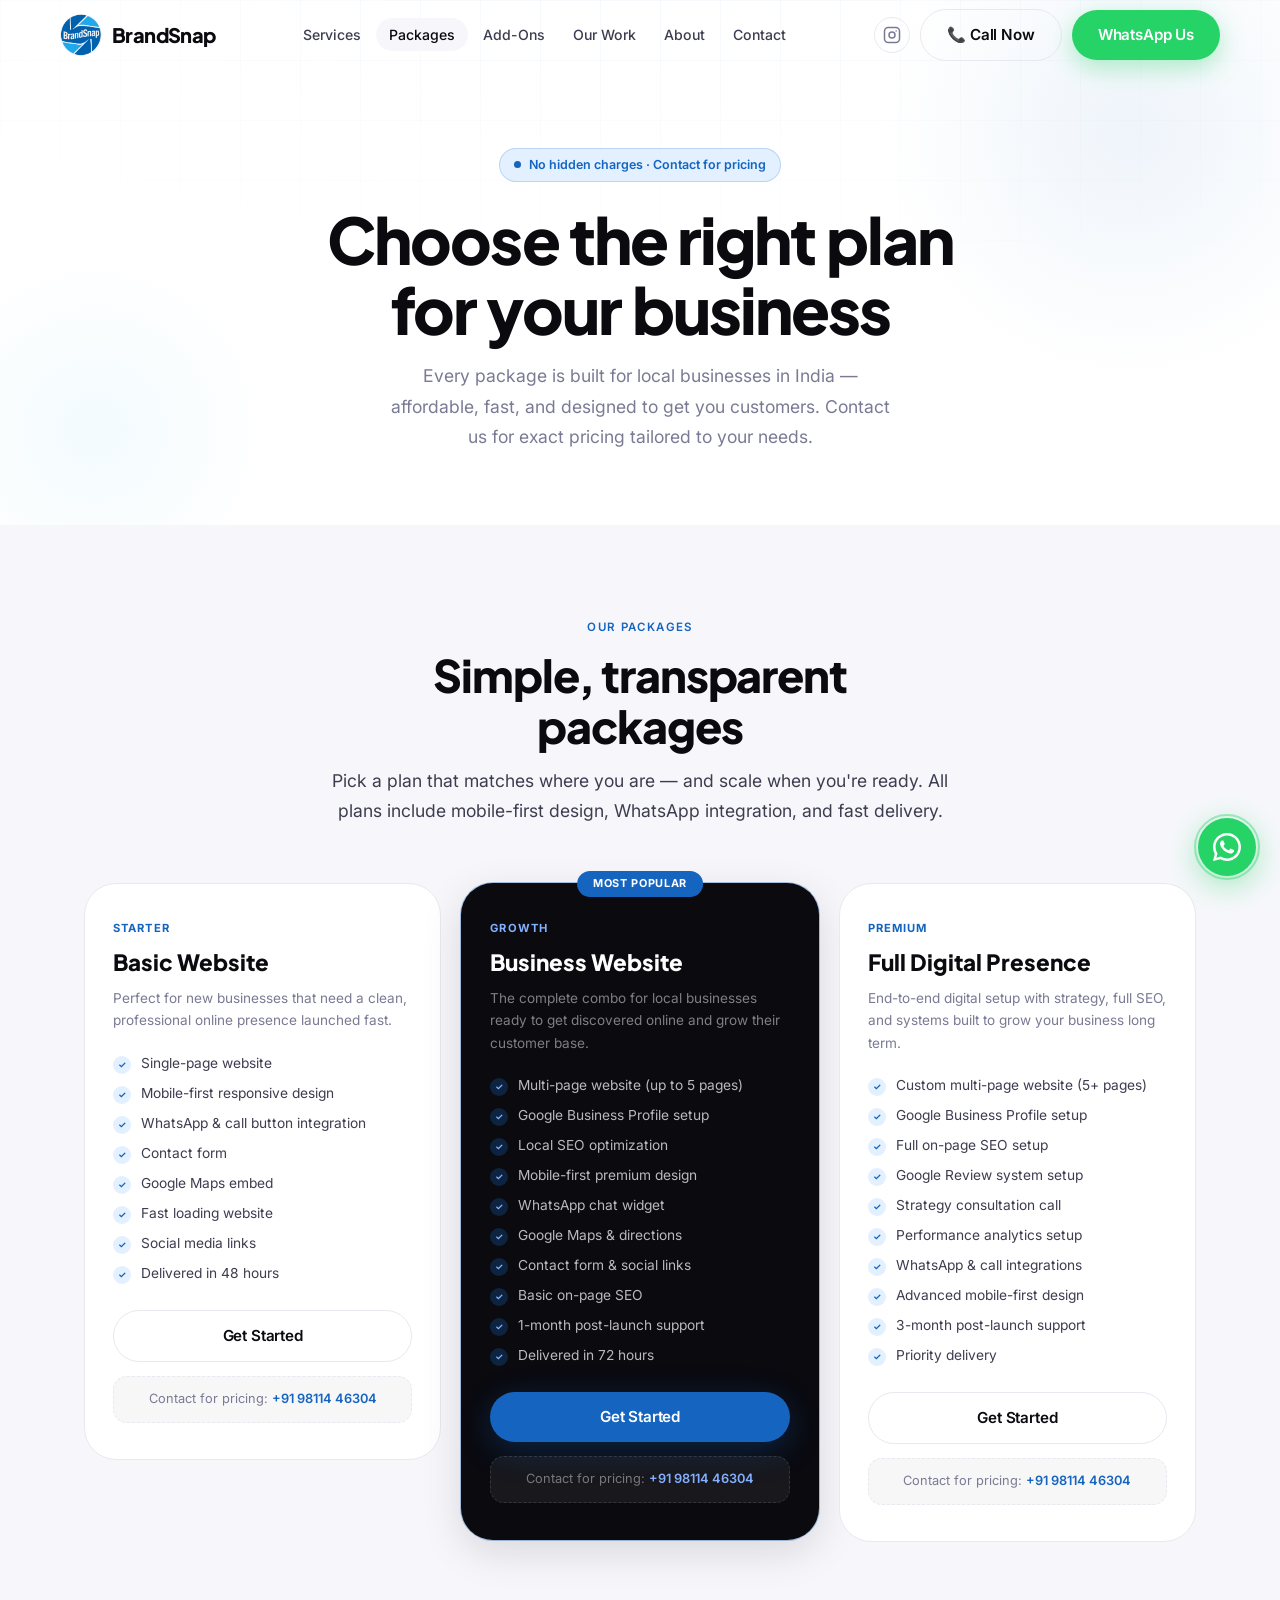
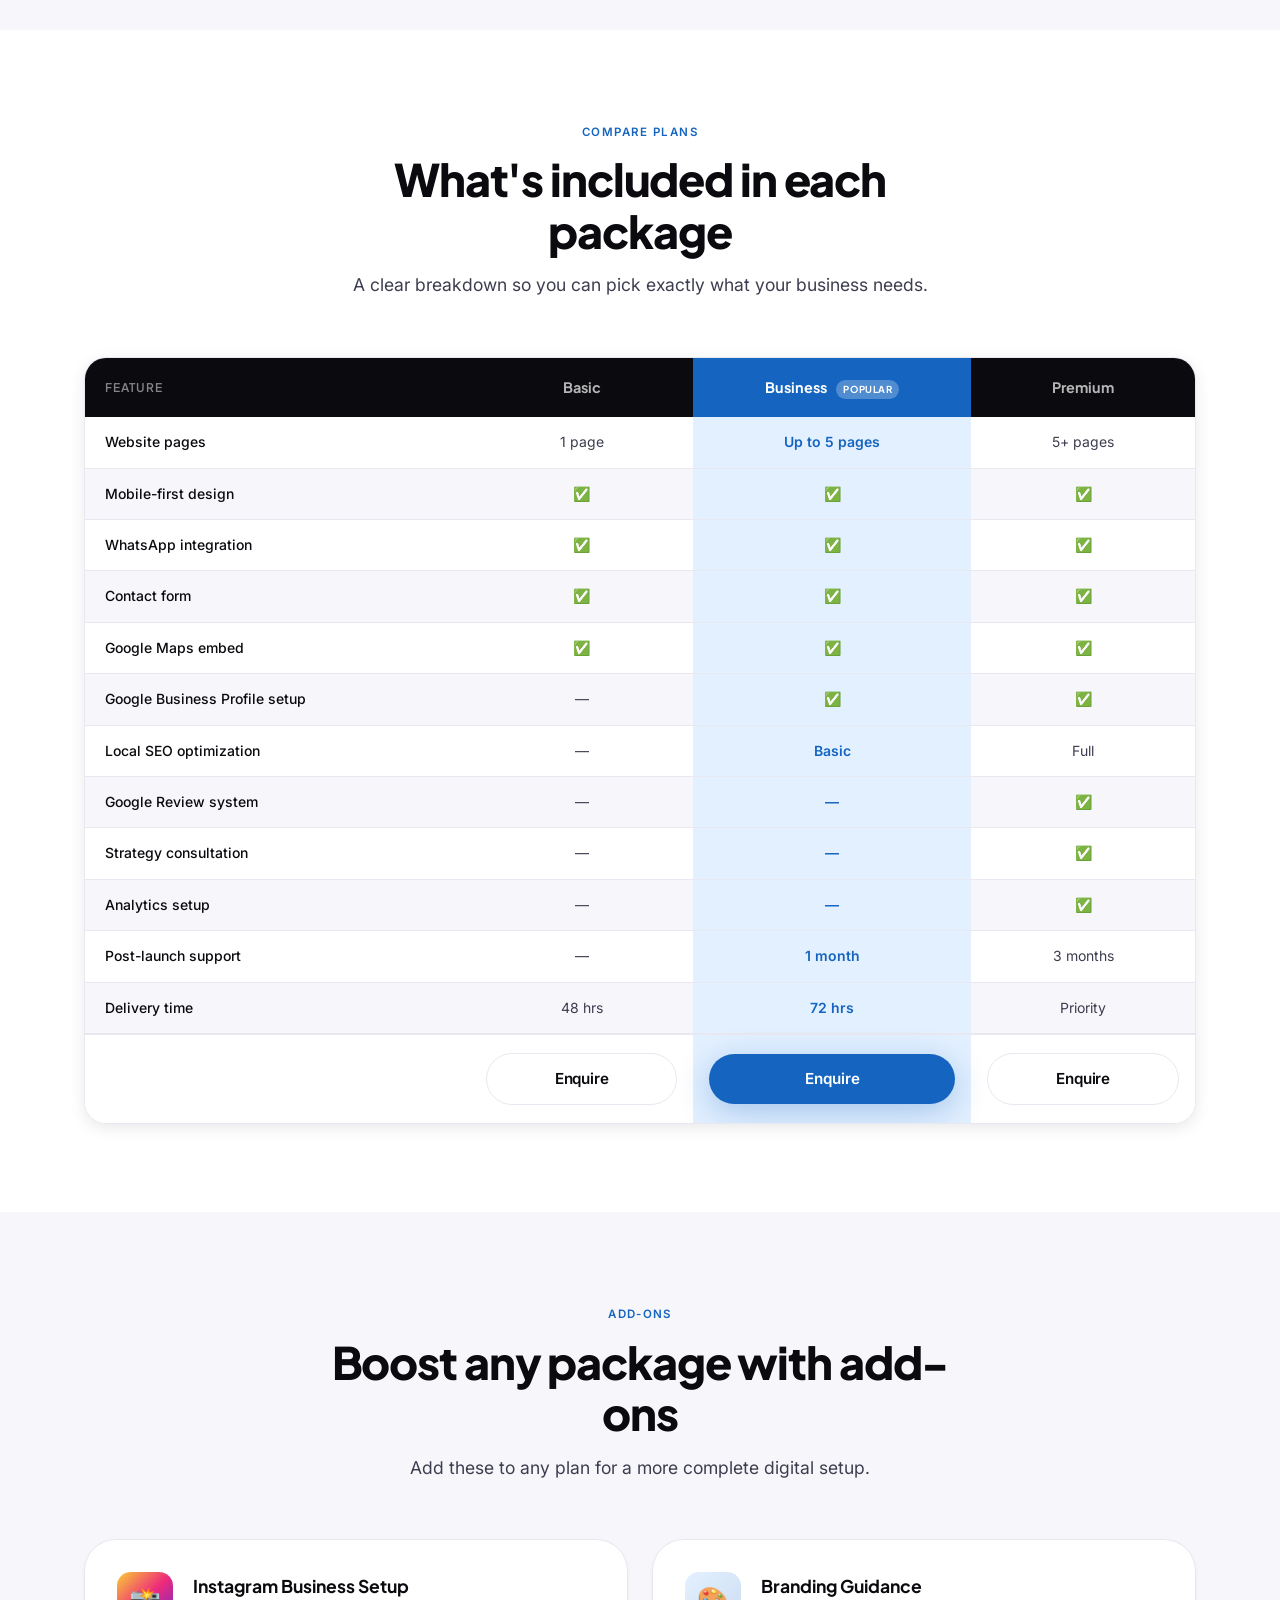
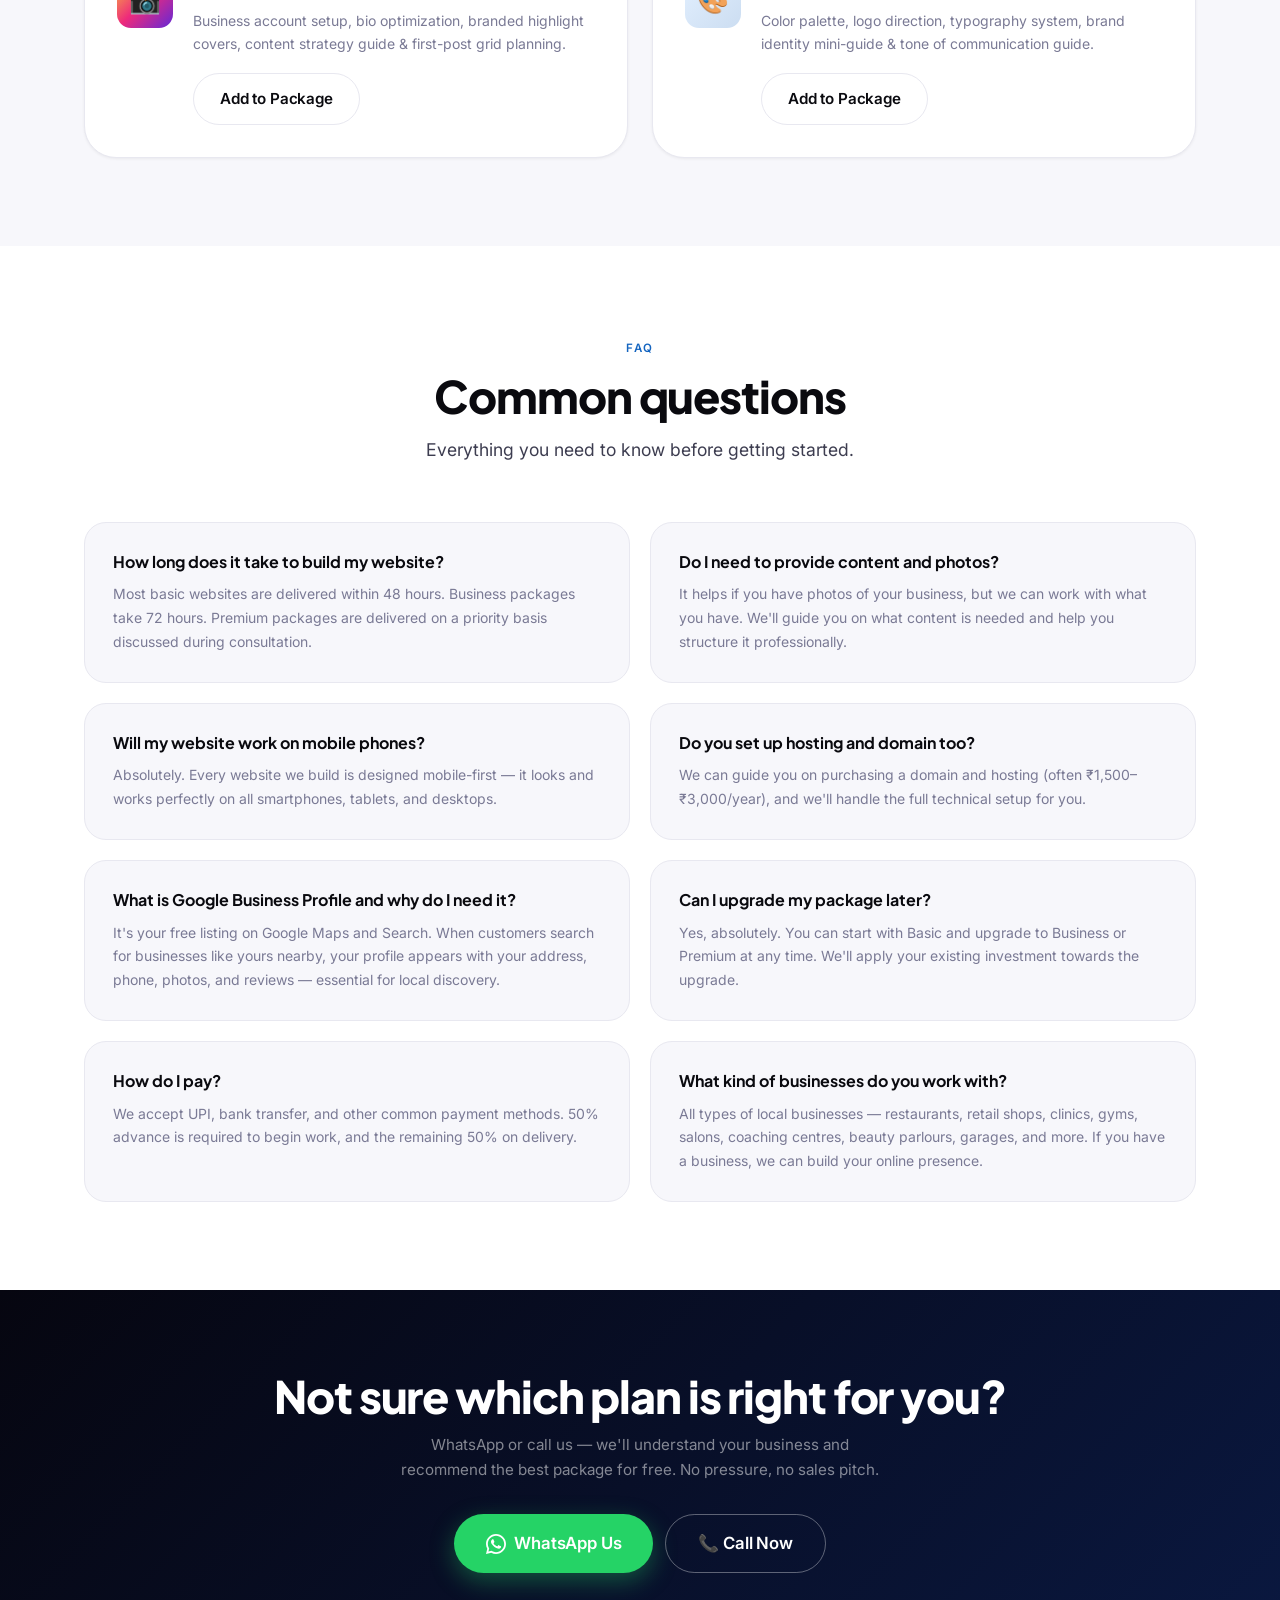
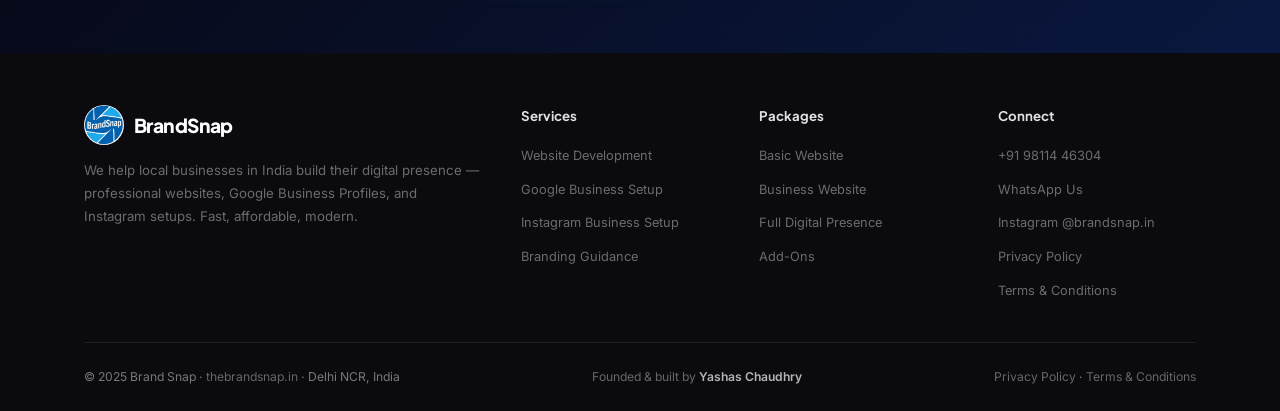
<file: packages.html>
<!DOCTYPE html>
<html lang="en">
<head>
  <meta charset="UTF-8"/>
  <meta name="viewport" content="width=device-width,initial-scale=1.0"/>
  <meta http-equiv="X-UA-Compatible" content="IE=edge"/>
  <title>Packages & Pricing | Brand Snap — Website Packages for Local Businesses India</title>
  <link rel="icon" type="image/png" href="favicon.png">
  <meta name="description" content="Choose from Brand Snap's affordable website packages for local businesses in India. Basic, Business, and Premium plans with WhatsApp integration, SEO, and mobile-first design. Call +91 98114 46304."/>
  <meta name="keywords" content="website packages India, affordable website pricing Delhi NCR, small business website cost India, local business website packages, Brand Snap pricing"/>
  <meta name="author" content="Brand Snap"/>
  <meta name="robots" content="index, follow"/>
  <link rel="canonical" href="https://thebrandsnap.in/packages.html"/>
  <meta property="og:title" content="Packages & Pricing | Brand Snap — Website Packages for Local Businesses"/>
  <meta property="og:description" content="Affordable website packages for local businesses across India. Pick what fits you and get online fast."/>
  <meta property="og:type" content="website"/>
  <meta property="og:url" content="https://thebrandsnap.in/packages.html"/>
  <meta property="og:locale" content="en_IN"/>
  <link rel="preconnect" href="https://fonts.googleapis.com"/>
  <link rel="preconnect" href="https://fonts.gstatic.com" crossorigin/>
  <link href="https://fonts.googleapis.com/css2?family=Inter:wght@400;500;600;700&family=Plus+Jakarta+Sans:wght@600;700;800&display=swap" rel="stylesheet"/>
  <link rel="stylesheet" href="style.css"/>
</head>
<!-- Google tag (gtag.js) -->
<script async src="https://www.googletagmanager.com/gtag/js?id=G-7RVVG1B2ZQ"></script>
<script>
  window.dataLayer = window.dataLayer || [];
  function gtag(){dataLayer.push(arguments);}
  gtag('js', new Date());

  gtag('config', 'G-7RVVG1B2ZQ');
</script>
<body>

  <nav id="navbar" role="navigation" aria-label="Main navigation">
    <div class="nav-inner">
      <a href="index.html" class="nav-logo" aria-label="Brand Snap Home">
        <img src="logo.png" alt="Brand Snap logo" width="42" height="42"/>
        <span class="nav-logo-text">BrandSnap</span>
      </a>
      <ul class="nav-links">
        <li><a href="index.html#services">Services</a></li>
        <li><a href="packages.html" class="active">Packages</a></li>
        <li><a href="index.html#addons">Add-Ons</a></li>
        <li><a href="index.html#work">Our Work</a></li>
        <li><a href="index.html#about">About</a></li>
        <li><a href="index.html#contact">Contact</a></li>
      </ul>
      <div class="nav-cta">
        <a href="https://www.instagram.com/brandsnap.in" class="nav-insta" target="_blank" rel="noopener" aria-label="Brand Snap on Instagram">
          <svg width="18" height="18" viewBox="0 0 24 24" fill="none" stroke="currentColor" stroke-width="2" stroke-linecap="round" stroke-linejoin="round"><rect x="2" y="2" width="20" height="20" rx="5" ry="5"/><circle cx="12" cy="12" r="4"/><circle cx="17.5" cy="6.5" r="1" fill="currentColor" stroke="none"/></svg>
        </a>
        <a href="tel:+919811446304" class="btn btn-outline">📞 Call Now</a>
        <a href="https://wa.me/919811446304?text=Hi%20Brand%20Snap%2C%20I%20want%20to%20know%20about%20your%20packages" class="btn btn-wa" target="_blank" rel="noopener">WhatsApp Us</a>
      </div>
      <button class="hamburger" id="hamburger" aria-label="Toggle menu" aria-expanded="false">
        <span></span><span></span><span></span>
      </button>
    </div>
  </nav>
  <div class="mobile-menu" id="mobileMenu" role="navigation" aria-label="Mobile navigation">
    <a href="index.html#services">Services</a>
    <a href="packages.html">Packages</a>
    <a href="index.html#addons">Add-Ons</a>
    <a href="index.html#work">Our Work</a>
    <a href="index.html#about">About</a>
    <a href="index.html#contact">Contact</a>
    <div class="mobile-ctas">
      <a href="tel:+919811446304" class="btn btn-outline">📞 Call Now</a>
      <a href="https://wa.me/919811446304?text=Hi%20Brand%20Snap%2C%20I%20want%20to%20know%20about%20packages" class="btn btn-wa" target="_blank" rel="noopener">WhatsApp</a>
    </div>
  </div>

  <main>

    <!-- PAGE HERO -->
    <div class="pkg-hero">
      <div class="pkg-hero-bg" aria-hidden="true">
        <div class="pkg-hero-grid"></div>
        <div class="pkg-hero-blob pkg-hero-blob-1"></div>
        <div class="pkg-hero-blob pkg-hero-blob-2"></div>
      </div>
      <div class="container">
        <div class="pkg-hero-inner">
          <div class="hero-badge" data-reveal><span class="pulse"></span>No hidden charges · Contact for pricing</div>
          <h1 class="display-xl" data-reveal data-reveal-delay="1">Choose the right plan for your business</h1>
          <p class="lead" data-reveal data-reveal-delay="2">Every package is built for local businesses in India — affordable, fast, and designed to get you customers. Contact us for exact pricing tailored to your needs.</p>
        </div>
      </div>
    </div>

    <!-- PACKAGES GRID -->
    <section id="packages" aria-labelledby="packages-title">
      <div class="container">
        <div class="sec-header" data-reveal>
          <div class="eyebrow">Our Packages</div>
          <h2 class="display-lg" id="packages-title">Simple, transparent packages</h2>
          <p class="lead">Pick a plan that matches where you are — and scale when you're ready. All plans include mobile-first design, WhatsApp integration, and fast delivery.</p>
        </div>
        <div class="packages-grid">

          <!-- Basic -->
          <div class="pkg-card" id="basic" data-reveal>
            <div class="pkg-tier">Starter</div>
            <h3>Basic Website</h3>
            <p class="pkg-desc">Perfect for new businesses that need a clean, professional online presence launched fast.</p>
            <ul class="pkg-features">
              <li><span class="pkg-chk">✓</span> Single-page website</li>
              <li><span class="pkg-chk">✓</span> Mobile-first responsive design</li>
              <li><span class="pkg-chk">✓</span> WhatsApp &amp; call button integration</li>
              <li><span class="pkg-chk">✓</span> Contact form</li>
              <li><span class="pkg-chk">✓</span> Google Maps embed</li>
              <li><span class="pkg-chk">✓</span> Fast loading website</li>
              <li><span class="pkg-chk">✓</span> Social media links</li>
              <li><span class="pkg-chk">✓</span> Delivered in 48 hours</li>
            </ul>
            <div class="pkg-btn-row"><a href="https://wa.me/919811446304?text=Hi%20Brand%20Snap%2C%20I%27m%20interested%20in%20the%20Basic%20Website%20package" class="btn btn-outline" target="_blank" rel="noopener">Get Started</a></div>
            <div class="pkg-note">Contact for pricing: <a href="tel:+919811446304">+91 98114 46304</a></div>
          </div>

          <!-- Business (Featured) -->
          <div class="pkg-card featured" id="business" data-reveal data-reveal-delay="1">
            <div class="pkg-popular">Most Popular</div>
            <div class="pkg-tier">Growth</div>
            <h3>Business Website</h3>
            <p class="pkg-desc">The complete combo for local businesses ready to get discovered online and grow their customer base.</p>
            <ul class="pkg-features">
              <li><span class="pkg-chk">✓</span> Multi-page website (up to 5 pages)</li>
              <li><span class="pkg-chk">✓</span> Google Business Profile setup</li>
              <li><span class="pkg-chk">✓</span> Local SEO optimization</li>
              <li><span class="pkg-chk">✓</span> Mobile-first premium design</li>
              <li><span class="pkg-chk">✓</span> WhatsApp chat widget</li>
              <li><span class="pkg-chk">✓</span> Google Maps &amp; directions</li>
              <li><span class="pkg-chk">✓</span> Contact form &amp; social links</li>
              <li><span class="pkg-chk">✓</span> Basic on-page SEO</li>
              <li><span class="pkg-chk">✓</span> 1-month post-launch support</li>
              <li><span class="pkg-chk">✓</span> Delivered in 72 hours</li>
            </ul>
            <div class="pkg-btn-row"><a href="https://wa.me/919811446304?text=Hi%20Brand%20Snap%2C%20I%27m%20interested%20in%20the%20Business%20Website%20package" class="btn btn-primary" target="_blank" rel="noopener">Get Started</a></div>
            <div class="pkg-note">Contact for pricing: <a href="tel:+919811446304">+91 98114 46304</a></div>
          </div>

          <!-- Premium -->
          <div class="pkg-card" id="premium" data-reveal data-reveal-delay="2">
            <div class="pkg-tier">Premium</div>
            <h3>Full Digital Presence</h3>
            <p class="pkg-desc">End-to-end digital setup with strategy, full SEO, and systems built to grow your business long term.</p>
            <ul class="pkg-features">
              <li><span class="pkg-chk">✓</span> Custom multi-page website (5+ pages)</li>
              <li><span class="pkg-chk">✓</span> Google Business Profile setup</li>
              <li><span class="pkg-chk">✓</span> Full on-page SEO setup</li>
              <li><span class="pkg-chk">✓</span> Google Review system setup</li>
              <li><span class="pkg-chk">✓</span> Strategy consultation call</li>
              <li><span class="pkg-chk">✓</span> Performance analytics setup</li>
              <li><span class="pkg-chk">✓</span> WhatsApp &amp; call integrations</li>
              <li><span class="pkg-chk">✓</span> Advanced mobile-first design</li>
              <li><span class="pkg-chk">✓</span> 3-month post-launch support</li>
              <li><span class="pkg-chk">✓</span> Priority delivery</li>
            </ul>
            <div class="pkg-btn-row"><a href="https://wa.me/919811446304?text=Hi%20Brand%20Snap%2C%20I%27m%20interested%20in%20the%20Premium%20Full%20Digital%20Presence%20package" class="btn btn-outline" target="_blank" rel="noopener">Get Started</a></div>
            <div class="pkg-note">Contact for pricing: <a href="tel:+919811446304">+91 98114 46304</a></div>
          </div>

        </div>
      </div>
    </section>

    <!-- COMPARISON TABLE -->
    <section id="compare" style="background:var(--white)" aria-labelledby="compare-title">
      <div class="container">
        <div class="sec-header" data-reveal>
          <div class="eyebrow">Compare Plans</div>
          <h2 class="display-lg" id="compare-title">What's included in each package</h2>
          <p class="lead">A clear breakdown so you can pick exactly what your business needs.</p>
        </div>
        <div class="compare-wrap" data-reveal>
          <table class="compare-table" aria-label="Package comparison">
            <thead>
              <tr>
                <th scope="col">Feature</th>
                <th scope="col">Basic</th>
                <th scope="col" class="th-featured">Business <span class="th-badge">Popular</span></th>
                <th scope="col">Premium</th>
              </tr>
            </thead>
            <tbody>
              <tr><td>Website pages</td><td>1 page</td><td class="td-featured">Up to 5 pages</td><td>5+ pages</td></tr>
              <tr class="row-alt"><td>Mobile-first design</td><td>✅</td><td class="td-featured">✅</td><td>✅</td></tr>
              <tr><td>WhatsApp integration</td><td>✅</td><td class="td-featured">✅</td><td>✅</td></tr>
              <tr class="row-alt"><td>Contact form</td><td>✅</td><td class="td-featured">✅</td><td>✅</td></tr>
              <tr><td>Google Maps embed</td><td>✅</td><td class="td-featured">✅</td><td>✅</td></tr>
              <tr class="row-alt"><td>Google Business Profile setup</td><td>—</td><td class="td-featured">✅</td><td>✅</td></tr>
              <tr><td>Local SEO optimization</td><td>—</td><td class="td-featured">Basic</td><td>Full</td></tr>
              <tr class="row-alt"><td>Google Review system</td><td>—</td><td class="td-featured">—</td><td>✅</td></tr>
              <tr><td>Strategy consultation</td><td>—</td><td class="td-featured">—</td><td>✅</td></tr>
              <tr class="row-alt"><td>Analytics setup</td><td>—</td><td class="td-featured">—</td><td>✅</td></tr>
              <tr><td>Post-launch support</td><td>—</td><td class="td-featured">1 month</td><td>3 months</td></tr>
              <tr class="row-alt"><td>Delivery time</td><td>48 hrs</td><td class="td-featured">72 hrs</td><td>Priority</td></tr>
            </tbody>
            <tfoot>
              <tr>
                <td></td>
                <td><a href="https://wa.me/919811446304?text=Hi%2C%20Basic%20Website%20package%20enquiry" class="btn btn-outline" target="_blank" rel="noopener" style="width:100%;justify-content:center">Enquire</a></td>
                <td class="td-featured"><a href="https://wa.me/919811446304?text=Hi%2C%20Business%20Website%20package%20enquiry" class="btn btn-primary" target="_blank" rel="noopener" style="width:100%;justify-content:center">Enquire</a></td>
                <td><a href="https://wa.me/919811446304?text=Hi%2C%20Premium%20package%20enquiry" class="btn btn-outline" target="_blank" rel="noopener" style="width:100%;justify-content:center">Enquire</a></td>
              </tr>
            </tfoot>
          </table>
        </div>
      </div>
    </section>

    <!-- ADD-ONS -->
    <section id="pkg-addons" style="background:var(--surface)" aria-labelledby="pkg-addons-title">
      <div class="container">
        <div class="sec-header" data-reveal>
          <div class="eyebrow">Add-Ons</div>
          <h2 class="display-lg" id="pkg-addons-title">Boost any package with add-ons</h2>
          <p class="lead">Add these to any plan for a more complete digital setup.</p>
        </div>
        <div class="addon-mini-grid" data-reveal>
          <div class="addon-mini-card">
            <div class="addon-mini-icon ico-insta">📸</div>
            <div class="addon-mini-body">
              <h3>Instagram Business Setup</h3>
              <p>Business account setup, bio optimization, branded highlight covers, content strategy guide &amp; first-post grid planning.</p>
              <a href="https://wa.me/919811446304?text=Hi%2C%20I%27d%20like%20to%20add%20the%20Instagram%20Setup%20to%20my%20package" class="btn btn-outline" target="_blank" rel="noopener">Add to Package</a>
            </div>
          </div>
          <div class="addon-mini-card">
            <div class="addon-mini-icon ico-brand">🎨</div>
            <div class="addon-mini-body">
              <h3>Branding Guidance</h3>
              <p>Color palette, logo direction, typography system, brand identity mini-guide &amp; tone of communication guide.</p>
              <a href="https://wa.me/919811446304?text=Hi%2C%20I%27d%20like%20to%20add%20Branding%20Guidance%20to%20my%20package" class="btn btn-outline" target="_blank" rel="noopener">Add to Package</a>
            </div>
          </div>
        </div>
      </div>
    </section>

    <!-- FAQ -->
    <section id="faq" style="background:var(--white)" aria-labelledby="faq-title">
      <div class="container">
        <div class="sec-header" data-reveal>
          <div class="eyebrow">FAQ</div>
          <h2 class="display-lg" id="faq-title">Common questions</h2>
          <p class="lead">Everything you need to know before getting started.</p>
        </div>
        <div class="faq-grid" data-reveal>
          <div class="faq-item"><h3>How long does it take to build my website?</h3><p>Most basic websites are delivered within 48 hours. Business packages take 72 hours. Premium packages are delivered on a priority basis discussed during consultation.</p></div>
          <div class="faq-item"><h3>Do I need to provide content and photos?</h3><p>It helps if you have photos of your business, but we can work with what you have. We'll guide you on what content is needed and help you structure it professionally.</p></div>
          <div class="faq-item"><h3>Will my website work on mobile phones?</h3><p>Absolutely. Every website we build is designed mobile-first — it looks and works perfectly on all smartphones, tablets, and desktops.</p></div>
          <div class="faq-item"><h3>Do you set up hosting and domain too?</h3><p>We can guide you on purchasing a domain and hosting (often ₹1,500–₹3,000/year), and we'll handle the full technical setup for you.</p></div>
          <div class="faq-item"><h3>What is Google Business Profile and why do I need it?</h3><p>It's your free listing on Google Maps and Search. When customers search for businesses like yours nearby, your profile appears with your address, phone, photos, and reviews — essential for local discovery.</p></div>
          <div class="faq-item"><h3>Can I upgrade my package later?</h3><p>Yes, absolutely. You can start with Basic and upgrade to Business or Premium at any time. We'll apply your existing investment towards the upgrade.</p></div>
          <div class="faq-item"><h3>How do I pay?</h3><p>We accept UPI, bank transfer, and other common payment methods. 50% advance is required to begin work, and the remaining 50% on delivery.</p></div>
          <div class="faq-item"><h3>What kind of businesses do you work with?</h3><p>All types of local businesses — restaurants, retail shops, clinics, gyms, salons, coaching centres, beauty parlours, garages, and more. If you have a business, we can build your online presence.</p></div>
        </div>
      </div>
    </section>

    <!-- CTA BANNER -->
    <div class="pkg-cta-banner">
      <div class="container">
        <h2 class="display-lg" data-reveal>Not sure which plan is right for you?</h2>
        <p data-reveal data-reveal-delay="1">WhatsApp or call us — we'll understand your business and recommend the best package for free. No pressure, no sales pitch.</p>
        <div class="cta-btns" data-reveal data-reveal-delay="2">
          <a href="https://wa.me/919811446304?text=Hi%20Brand%20Snap%2C%20I%20need%20help%20choosing%20the%20right%20package" class="btn btn-wa btn-lg" target="_blank" rel="noopener">
            <svg width="20" height="20" viewBox="0 0 24 24" fill="white" aria-hidden="true"><path d="M17.472 14.382c-.297-.149-1.758-.867-2.03-.967-.273-.099-.471-.148-.67.15-.197.297-.767.966-.94 1.164-.173.199-.347.223-.644.075-.297-.15-1.255-.463-2.39-1.475-.883-.788-1.48-1.761-1.653-2.059-.173-.297-.018-.458.13-.606.134-.133.298-.347.446-.52.149-.174.198-.298.298-.497.099-.198.05-.371-.025-.52-.075-.149-.669-1.612-.916-2.207-.242-.579-.487-.5-.669-.51-.173-.008-.371-.01-.57-.01-.198 0-.52.074-.792.372-.272.297-1.04 1.016-1.04 2.479 0 1.462 1.065 2.875 1.213 3.074.149.198 2.096 3.2 5.077 4.487.709.306 1.262.489 1.694.625.712.227 1.36.195 1.871.118.571-.085 1.758-.719 2.006-1.413.248-.694.248-1.289.173-1.413-.074-.124-.272-.198-.57-.347z"/><path d="M12 0C5.373 0 0 5.373 0 12c0 2.123.554 4.118 1.525 5.847L0 24l6.31-1.506A11.946 11.946 0 0012 24c6.627 0 12-5.373 12-12S18.627 0 12 0zm0 21.818a9.807 9.807 0 01-5.003-1.367l-.36-.213-3.724.888.923-3.618-.234-.37A9.78 9.78 0 012.182 12C2.182 6.57 6.57 2.182 12 2.182S21.818 6.57 21.818 12 17.43 21.818 12 21.818z"/></svg>
            WhatsApp Us
          </a>
          <a href="tel:+919811446304" class="btn btn-outline-w btn-lg">📞 Call Now</a>
        </div>
      </div>
    </div>

  </main>

  <footer role="contentinfo">
    <div class="container">
      <div class="footer-grid">
        <div class="footer-brand">
          <a href="index.html" class="nav-logo"><img src="logo.png" alt="Brand Snap logo" width="40" height="40" loading="lazy"/><span class="nav-logo-text">BrandSnap</span></a>
          <p>We help local businesses in India build their digital presence — professional websites, Google Business Profiles, and Instagram setups. Fast, affordable, modern.</p>
        </div>
        <div class="footer-col"><h4>Services</h4><ul><li><a href="index.html#services">Website Development</a></li><li><a href="index.html#services">Google Business Setup</a></li><li><a href="index.html#services">Instagram Business Setup</a></li><li><a href="index.html#addons">Branding Guidance</a></li></ul></div>
        <div class="footer-col"><h4>Packages</h4><ul><li><a href="#basic">Basic Website</a></li><li><a href="#business">Business Website</a></li><li><a href="#premium">Full Digital Presence</a></li><li><a href="index.html#addons">Add-Ons</a></li></ul></div>
        <div class="footer-col"><h4>Connect</h4><ul><li><a href="tel:+919811446304">+91 98114 46304</a></li><li><a href="https://wa.me/919811446304" target="_blank" rel="noopener">WhatsApp Us</a></li><li><a href="https://www.instagram.com/brandsnap.in" target="_blank" rel="noopener">Instagram @brandsnap.in</a></li><li><a href="privacy.html">Privacy Policy</a></li><li><a href="terms.html">Terms &amp; Conditions</a></li></ul></div>
      </div>
      <div class="footer-bottom">
        <p>© 2025 Brand Snap · <a href="https://thebrandsnap.in">thebrandsnap.in</a> · Delhi NCR, India</p>
        <p class="footer-credit">Founded &amp; built by <span>Yashas Chaudhry</span></p>
        <p><a href="privacy.html">Privacy Policy</a> · <a href="terms.html">Terms &amp; Conditions</a></p>
      </div>
    </div>
  </footer>

  <a href="https://wa.me/919811446304?text=Hi%20Brand%20Snap%2C%20I%20want%20to%20get%20my%20business%20online%21" class="floating-wa" target="_blank" rel="noopener" aria-label="Chat on WhatsApp">
    <div class="wa-ring" aria-hidden="true"></div>
    <svg viewBox="0 0 24 24" aria-hidden="true"><path d="M17.472 14.382c-.297-.149-1.758-.867-2.03-.967-.273-.099-.471-.148-.67.15-.197.297-.767.966-.94 1.164-.173.199-.347.223-.644.075-.297-.15-1.255-.463-2.39-1.475-.883-.788-1.48-1.761-1.653-2.059-.173-.297-.018-.458.13-.606.134-.133.298-.347.446-.52.149-.174.198-.298.298-.497.099-.198.05-.371-.025-.52-.075-.149-.669-1.612-.916-2.207-.242-.579-.487-.5-.669-.51-.173-.008-.371-.01-.57-.01-.198 0-.52.074-.792.372-.272.297-1.04 1.016-1.04 2.479 0 1.462 1.065 2.875 1.213 3.074.149.198 2.096 3.2 5.077 4.487.709.306 1.262.489 1.694.625.712.227 1.36.195 1.871.118.571-.085 1.758-.719 2.006-1.413.248-.694.248-1.289.173-1.413-.074-.124-.272-.198-.57-.347z"/><path d="M12 0C5.373 0 0 5.373 0 12c0 2.123.554 4.118 1.525 5.847L0 24l6.31-1.506A11.946 11.946 0 0012 24c6.627 0 12-5.373 12-12S18.627 0 12 0zm0 21.818a9.807 9.807 0 01-5.003-1.367l-.36-.213-3.724.888.923-3.618-.234-.37A9.78 9.78 0 012.182 12C2.182 6.57 6.57 2.182 12 2.182S21.818 6.57 21.818 12 17.43 21.818 12 21.818z"/></svg>
  </a>

  <script src="main.js" defer></script>
</body>
</html>
</file>
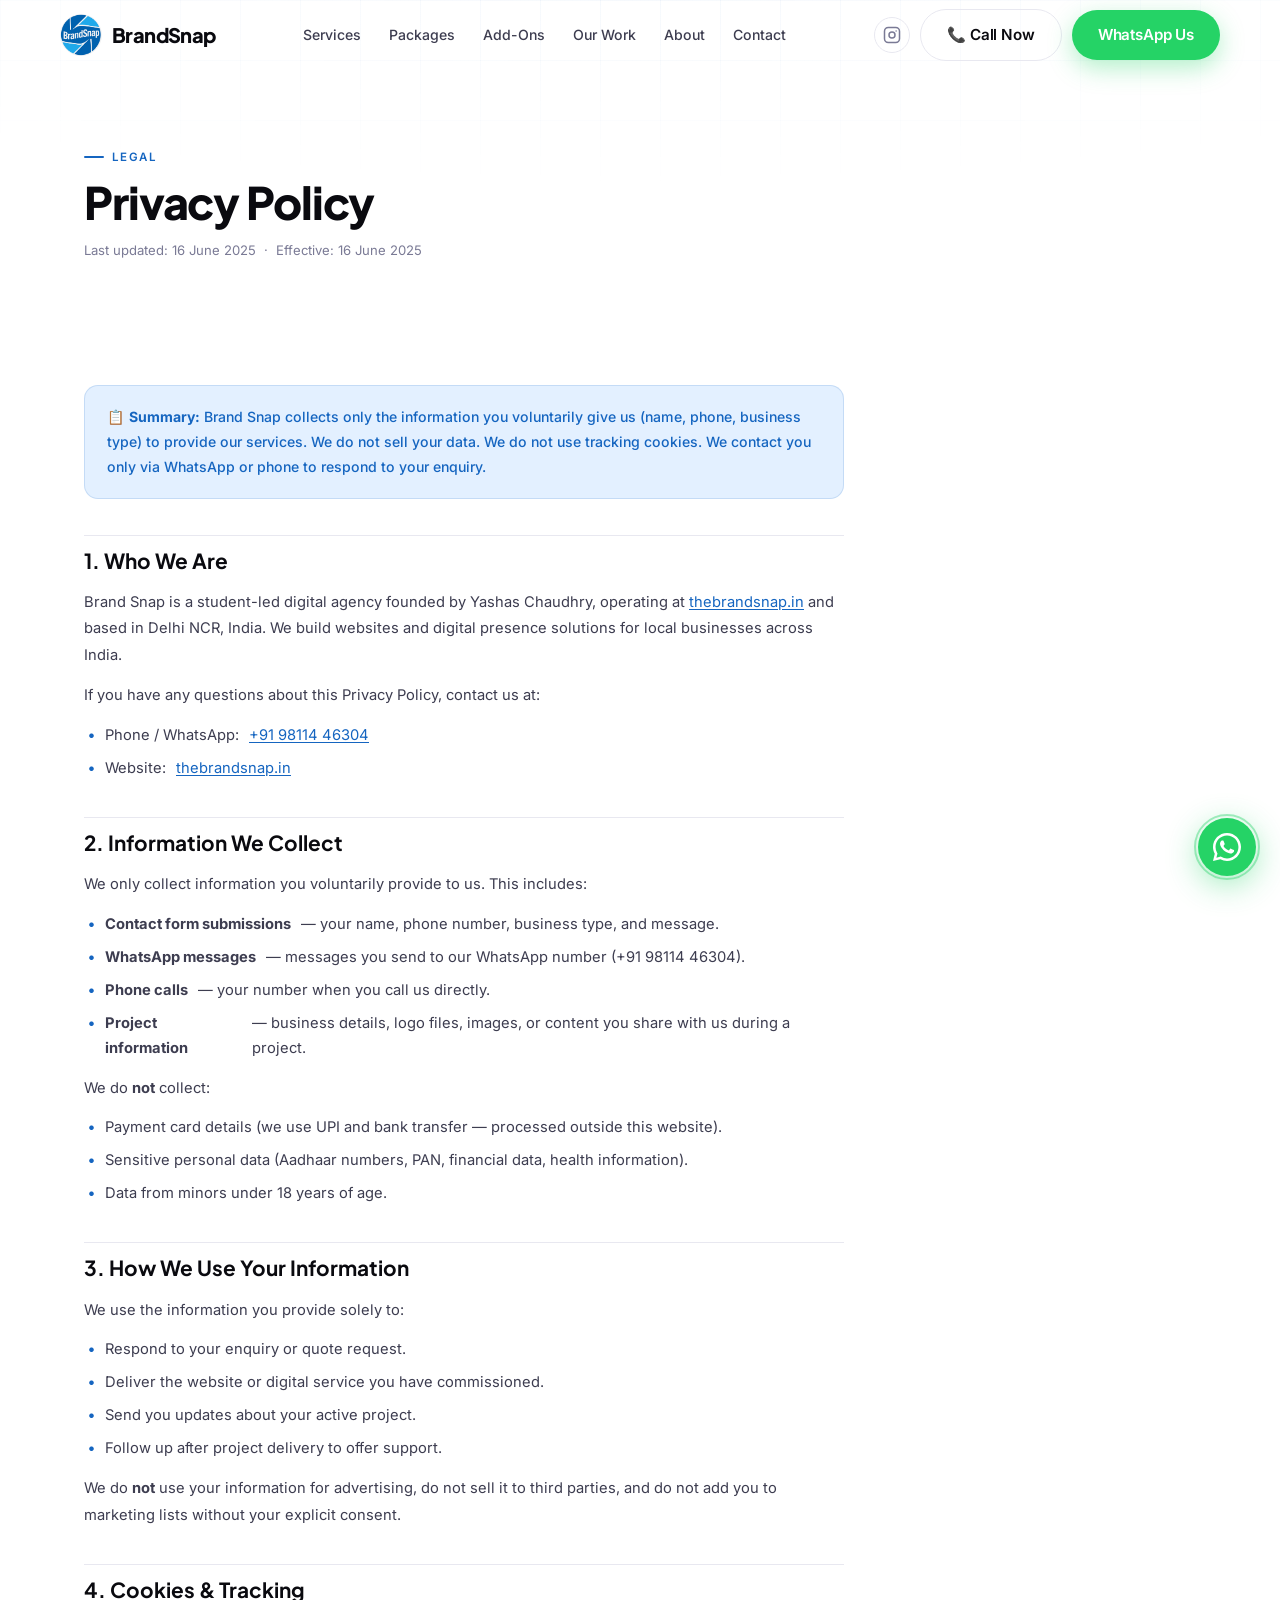
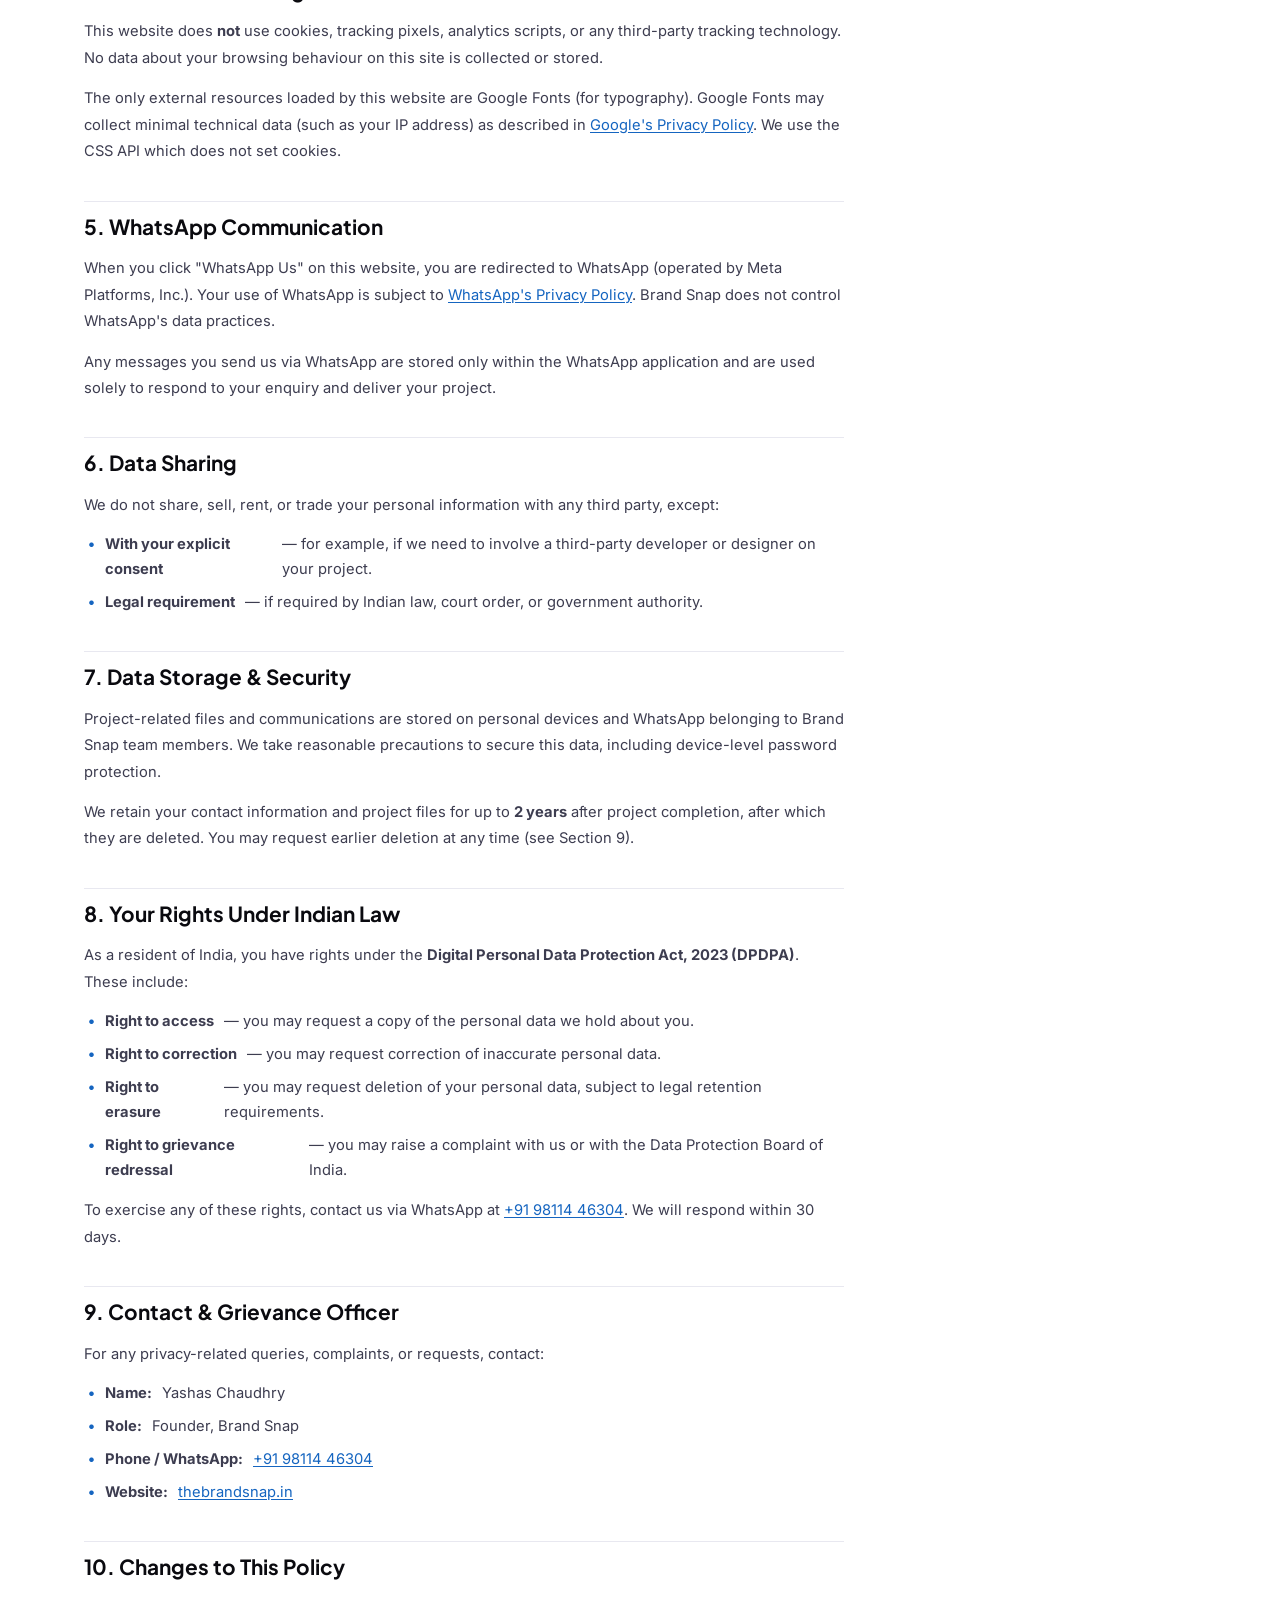
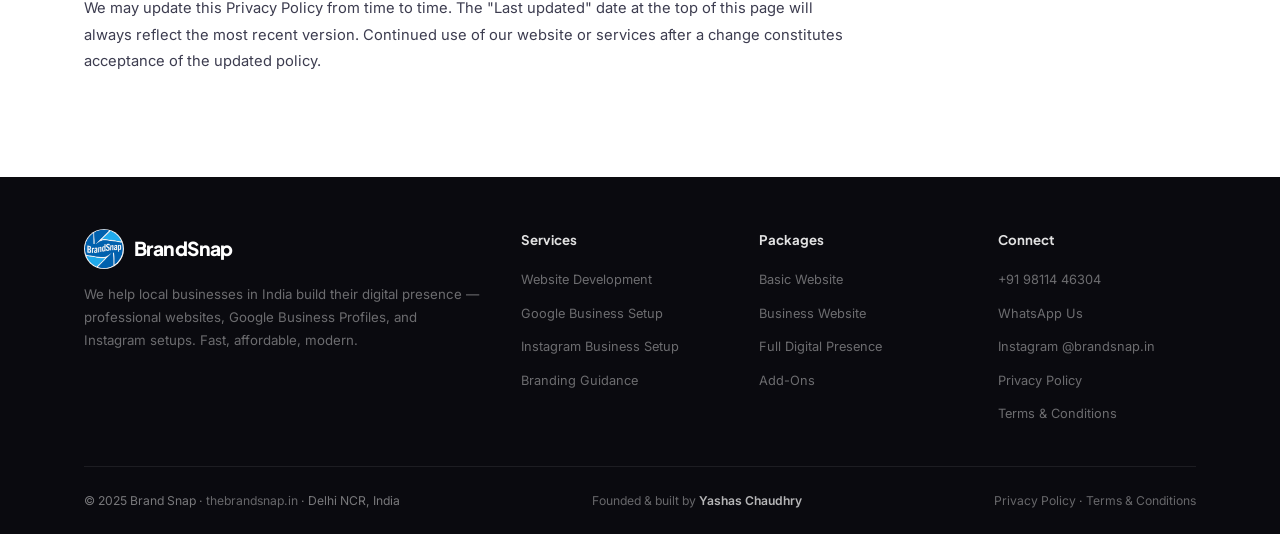
<file: privacy.html>
<!DOCTYPE html>
<html lang="en">
<head>
  <meta charset="UTF-8"/>
  <meta name="viewport" content="width=device-width,initial-scale=1.0"/>
  <title>Privacy Policy | Brand Snap</title>
  <link rel="icon" type="image/png" href="favicon.png">
  <meta name="description" content="Privacy Policy for Brand Snap (thebrandsnap.in). Learn how we collect, use, and protect your personal information."/>
  <meta name="robots" content="index, follow"/>
  <link rel="canonical" href="https://thebrandsnap.in/privacy.html"/>
  <link rel="preconnect" href="https://fonts.googleapis.com"/>
  <link rel="preconnect" href="https://fonts.gstatic.com" crossorigin/>
  <link href="https://fonts.googleapis.com/css2?family=Inter:wght@400;500;600;700&family=Plus+Jakarta+Sans:wght@600;700;800&display=swap" rel="stylesheet"/>
  <link rel="stylesheet" href="style.css"/>
</head>
<!-- Google tag (gtag.js) -->
<script async src="https://www.googletagmanager.com/gtag/js?id=G-7RVVG1B2ZQ"></script>
<script>
  window.dataLayer = window.dataLayer || [];
  function gtag(){dataLayer.push(arguments);}
  gtag('js', new Date());

  gtag('config', 'G-7RVVG1B2ZQ');
</script>
<body>

  <nav id="navbar" role="navigation" aria-label="Main navigation">
    <div class="nav-inner">
      <a href="index.html" class="nav-logo" aria-label="Brand Snap Home">
        <img src="logo.png" alt="Brand Snap logo" width="42" height="42"/>
        <span class="nav-logo-text">BrandSnap</span>
      </a>
      <ul class="nav-links">
        <li><a href="index.html#services">Services</a></li>
        <li><a href="packages.html">Packages</a></li>
        <li><a href="index.html#addons">Add-Ons</a></li>
        <li><a href="index.html#work">Our Work</a></li>
        <li><a href="index.html#about">About</a></li>
        <li><a href="index.html#contact">Contact</a></li>
      </ul>
      <div class="nav-cta">
        <a href="https://www.instagram.com/brandsnap.in" class="nav-insta" target="_blank" rel="noopener" aria-label="Brand Snap on Instagram">
          <svg width="18" height="18" viewBox="0 0 24 24" fill="none" stroke="currentColor" stroke-width="2" stroke-linecap="round" stroke-linejoin="round"><rect x="2" y="2" width="20" height="20" rx="5" ry="5"/><circle cx="12" cy="12" r="4"/><circle cx="17.5" cy="6.5" r="1" fill="currentColor" stroke="none"/></svg>
        </a>
        <a href="tel:+919811446304" class="btn btn-outline">📞 Call Now</a>
        <a href="https://wa.me/919811446304?text=Hi%20Brand%20Snap" class="btn btn-wa" target="_blank" rel="noopener">WhatsApp Us</a>
      </div>
      <button class="hamburger" id="hamburger" aria-label="Toggle menu" aria-expanded="false">
        <span></span><span></span><span></span>
      </button>
    </div>
  </nav>
  <div class="mobile-menu" id="mobileMenu" role="navigation">
    <a href="index.html#services">Services</a>
    <a href="packages.html">Packages</a>
    <a href="index.html#addons">Add-Ons</a>
    <a href="index.html#work">Our Work</a>
    <a href="index.html#about">About</a>
    <a href="index.html#contact">Contact</a>
    <a href="https://www.instagram.com/brandsnap.in" target="_blank" rel="noopener" style="color:var(--accent);font-weight:600">📷 @brandsnap.in on Instagram</a>
    <div class="mobile-ctas">
      <a href="tel:+919811446304" class="btn btn-outline">📞 Call Now</a>
      <a href="https://wa.me/919811446304" class="btn btn-wa" target="_blank" rel="noopener">WhatsApp</a>
    </div>
  </div>

  <main>

    <div class="legal-hero">
      <div class="legal-hero-bg" aria-hidden="true"><div class="legal-hero-grid"></div></div>
      <div class="container">
        <div class="legal-hero-inner" data-reveal>
          <div class="eyebrow">Legal</div>
          <h1 class="display-lg">Privacy Policy</h1>
          <p class="legal-date">Last updated: 16 June 2025 &nbsp;·&nbsp; Effective: 16 June 2025</p>
        </div>
      </div>
    </div>

    <div class="legal-body">
      <div class="container">
        <div class="legal-content" data-reveal>

          <div class="legal-highlight">
            <p>📋 <strong>Summary:</strong> Brand Snap collects only the information you voluntarily give us (name, phone, business type) to provide our services. We do not sell your data. We do not use tracking cookies. We contact you only via WhatsApp or phone to respond to your enquiry.</p>
          </div>

          <h2>1. Who We Are</h2>
          <p>Brand Snap is a student-led digital agency founded by Yashas Chaudhry, operating at <a href="https://thebrandsnap.in">thebrandsnap.in</a> and based in Delhi NCR, India. We build websites and digital presence solutions for local businesses across India.</p>
          <p>If you have any questions about this Privacy Policy, contact us at:</p>
          <ul>
            <li>Phone / WhatsApp: <a href="tel:+919811446304">+91 98114 46304</a></li>
            <li>Website: <a href="https://thebrandsnap.in">thebrandsnap.in</a></li>
          </ul>

          <h2>2. Information We Collect</h2>
          <p>We only collect information you voluntarily provide to us. This includes:</p>
          <ul>
            <li><strong>Contact form submissions</strong> — your name, phone number, business type, and message.</li>
            <li><strong>WhatsApp messages</strong> — messages you send to our WhatsApp number (+91 98114 46304).</li>
            <li><strong>Phone calls</strong> — your number when you call us directly.</li>
            <li><strong>Project information</strong> — business details, logo files, images, or content you share with us during a project.</li>
          </ul>
          <p>We do <strong>not</strong> collect:</p>
          <ul>
            <li>Payment card details (we use UPI and bank transfer — processed outside this website).</li>
            <li>Sensitive personal data (Aadhaar numbers, PAN, financial data, health information).</li>
            <li>Data from minors under 18 years of age.</li>
          </ul>

          <h2>3. How We Use Your Information</h2>
          <p>We use the information you provide solely to:</p>
          <ul>
            <li>Respond to your enquiry or quote request.</li>
            <li>Deliver the website or digital service you have commissioned.</li>
            <li>Send you updates about your active project.</li>
            <li>Follow up after project delivery to offer support.</li>
          </ul>
          <p>We do <strong>not</strong> use your information for advertising, do not sell it to third parties, and do not add you to marketing lists without your explicit consent.</p>

          <h2>4. Cookies &amp; Tracking</h2>
          <p>This website does <strong>not</strong> use cookies, tracking pixels, analytics scripts, or any third-party tracking technology. No data about your browsing behaviour on this site is collected or stored.</p>
          <p>The only external resources loaded by this website are Google Fonts (for typography). Google Fonts may collect minimal technical data (such as your IP address) as described in <a href="https://policies.google.com/privacy" target="_blank" rel="noopener">Google's Privacy Policy</a>. We use the CSS API which does not set cookies.</p>

          <h2>5. WhatsApp Communication</h2>
          <p>When you click "WhatsApp Us" on this website, you are redirected to WhatsApp (operated by Meta Platforms, Inc.). Your use of WhatsApp is subject to <a href="https://www.whatsapp.com/legal/privacy-policy" target="_blank" rel="noopener">WhatsApp's Privacy Policy</a>. Brand Snap does not control WhatsApp's data practices.</p>
          <p>Any messages you send us via WhatsApp are stored only within the WhatsApp application and are used solely to respond to your enquiry and deliver your project.</p>

          <h2>6. Data Sharing</h2>
          <p>We do not share, sell, rent, or trade your personal information with any third party, except:</p>
          <ul>
            <li><strong>With your explicit consent</strong> — for example, if we need to involve a third-party developer or designer on your project.</li>
            <li><strong>Legal requirement</strong> — if required by Indian law, court order, or government authority.</li>
          </ul>

          <h2>7. Data Storage &amp; Security</h2>
          <p>Project-related files and communications are stored on personal devices and WhatsApp belonging to Brand Snap team members. We take reasonable precautions to secure this data, including device-level password protection.</p>
          <p>We retain your contact information and project files for up to <strong>2 years</strong> after project completion, after which they are deleted. You may request earlier deletion at any time (see Section 9).</p>

          <h2>8. Your Rights Under Indian Law</h2>
          <p>As a resident of India, you have rights under the <strong>Digital Personal Data Protection Act, 2023 (DPDPA)</strong>. These include:</p>
          <ul>
            <li><strong>Right to access</strong> — you may request a copy of the personal data we hold about you.</li>
            <li><strong>Right to correction</strong> — you may request correction of inaccurate personal data.</li>
            <li><strong>Right to erasure</strong> — you may request deletion of your personal data, subject to legal retention requirements.</li>
            <li><strong>Right to grievance redressal</strong> — you may raise a complaint with us or with the Data Protection Board of India.</li>
          </ul>
          <p>To exercise any of these rights, contact us via WhatsApp at <a href="https://wa.me/919811446304" target="_blank" rel="noopener">+91 98114 46304</a>. We will respond within 30 days.</p>

          <h2>9. Contact &amp; Grievance Officer</h2>
          <p>For any privacy-related queries, complaints, or requests, contact:</p>
          <ul>
            <li><strong>Name:</strong> Yashas Chaudhry</li>
            <li><strong>Role:</strong> Founder, Brand Snap</li>
            <li><strong>Phone / WhatsApp:</strong> <a href="tel:+919811446304">+91 98114 46304</a></li>
            <li><strong>Website:</strong> <a href="https://thebrandsnap.in">thebrandsnap.in</a></li>
          </ul>

          <h2>10. Changes to This Policy</h2>
          <p>We may update this Privacy Policy from time to time. The "Last updated" date at the top of this page will always reflect the most recent version. Continued use of our website or services after a change constitutes acceptance of the updated policy.</p>

        </div>
      </div>
    </div>

  </main>

  <footer role="contentinfo">
    <div class="container">
      <div class="footer-grid">
        <div class="footer-brand">
          <a href="index.html" class="nav-logo"><img src="logo.png" alt="Brand Snap logo" width="40" height="40" loading="lazy"/><span class="nav-logo-text">BrandSnap</span></a>
          <p>We help local businesses in India build their digital presence — professional websites, Google Business Profiles, and Instagram setups. Fast, affordable, modern.</p>
        </div>
        <div class="footer-col"><h4>Services</h4><ul><li><a href="index.html#services">Website Development</a></li><li><a href="index.html#services">Google Business Setup</a></li><li><a href="index.html#services">Instagram Business Setup</a></li><li><a href="index.html#addons">Branding Guidance</a></li></ul></div>
        <div class="footer-col"><h4>Packages</h4><ul><li><a href="packages.html#basic">Basic Website</a></li><li><a href="packages.html#business">Business Website</a></li><li><a href="packages.html#premium">Full Digital Presence</a></li><li><a href="index.html#addons">Add-Ons</a></li></ul></div>
        <div class="footer-col"><h4>Connect</h4><ul><li><a href="tel:+919811446304">+91 98114 46304</a></li><li><a href="https://wa.me/919811446304" target="_blank" rel="noopener">WhatsApp Us</a></li><li><a href="https://www.instagram.com/brandsnap.in" target="_blank" rel="noopener">Instagram @brandsnap.in</a></li><li><a href="privacy.html">Privacy Policy</a></li><li><a href="terms.html">Terms &amp; Conditions</a></li></ul></div>
      </div>
      <div class="footer-bottom">
        <p>© 2025 Brand Snap · <a href="https://thebrandsnap.in">thebrandsnap.in</a> · Delhi NCR, India</p>
        <p class="footer-credit">Founded &amp; built by <span>Yashas Chaudhry</span></p>
        <p><a href="privacy.html">Privacy Policy</a> · <a href="terms.html">Terms &amp; Conditions</a></p>
      </div>
    </div>
  </footer>

  <a href="https://wa.me/919811446304?text=Hi%20Brand%20Snap%21" class="floating-wa" target="_blank" rel="noopener" aria-label="Chat on WhatsApp">
    <div class="wa-ring" aria-hidden="true"></div>
    <svg viewBox="0 0 24 24" aria-hidden="true"><path d="M17.472 14.382c-.297-.149-1.758-.867-2.03-.967-.273-.099-.471-.148-.67.15-.197.297-.767.966-.94 1.164-.173.199-.347.223-.644.075-.297-.15-1.255-.463-2.39-1.475-.883-.788-1.48-1.761-1.653-2.059-.173-.297-.018-.458.13-.606.134-.133.298-.347.446-.52.149-.174.198-.298.298-.497.099-.198.05-.371-.025-.52-.075-.149-.669-1.612-.916-2.207-.242-.579-.487-.5-.669-.51-.173-.008-.371-.01-.57-.01-.198 0-.52.074-.792.372-.272.297-1.04 1.016-1.04 2.479 0 1.462 1.065 2.875 1.213 3.074.149.198 2.096 3.2 5.077 4.487.709.306 1.262.489 1.694.625.712.227 1.36.195 1.871.118.571-.085 1.758-.719 2.006-1.413.248-.694.248-1.289.173-1.413-.074-.124-.272-.198-.57-.347z"/><path d="M12 0C5.373 0 0 5.373 0 12c0 2.123.554 4.118 1.525 5.847L0 24l6.31-1.506A11.946 11.946 0 0012 24c6.627 0 12-5.373 12-12S18.627 0 12 0zm0 21.818a9.807 9.807 0 01-5.003-1.367l-.36-.213-3.724.888.923-3.618-.234-.37A9.78 9.78 0 012.182 12C2.182 6.57 6.57 2.182 12 2.182S21.818 6.57 21.818 12 17.43 21.818 12 21.818z"/></svg>
  </a>

  <script src="main.js" defer></script>
</body>
</html>
</file>
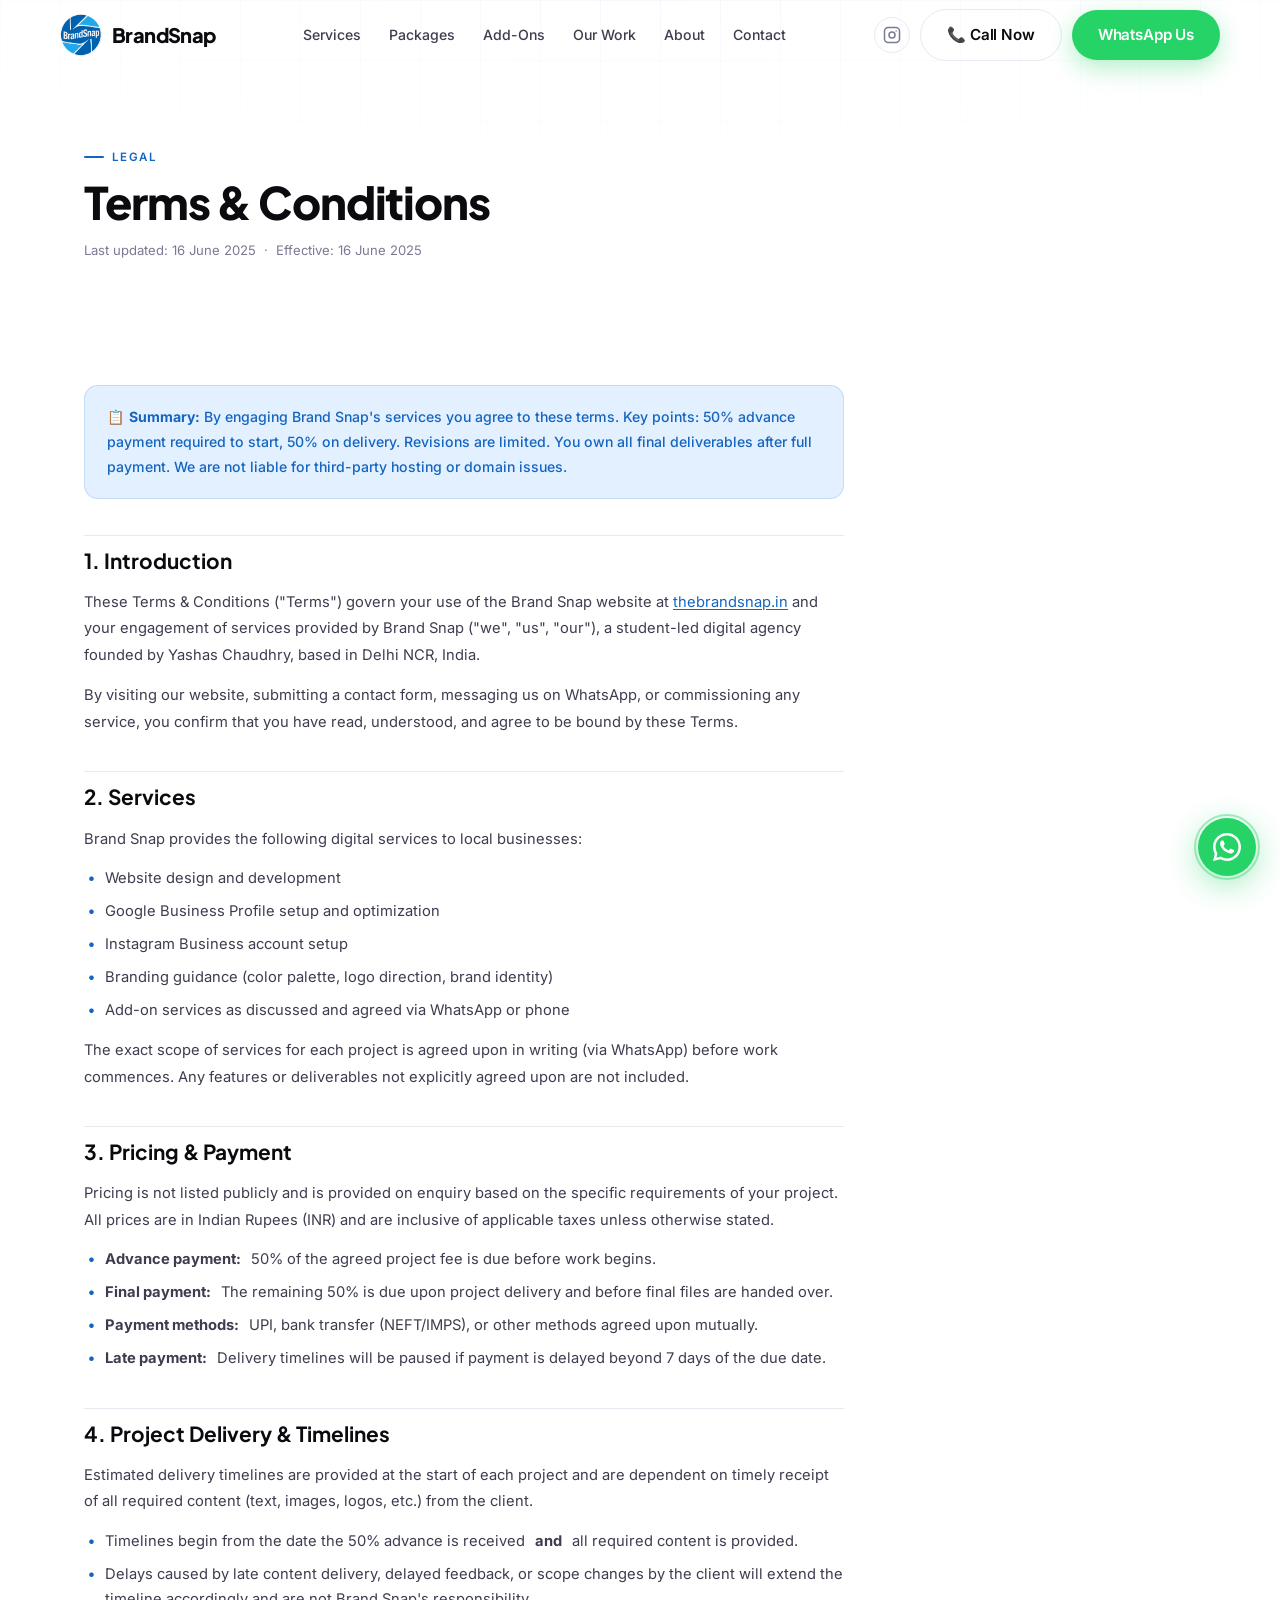
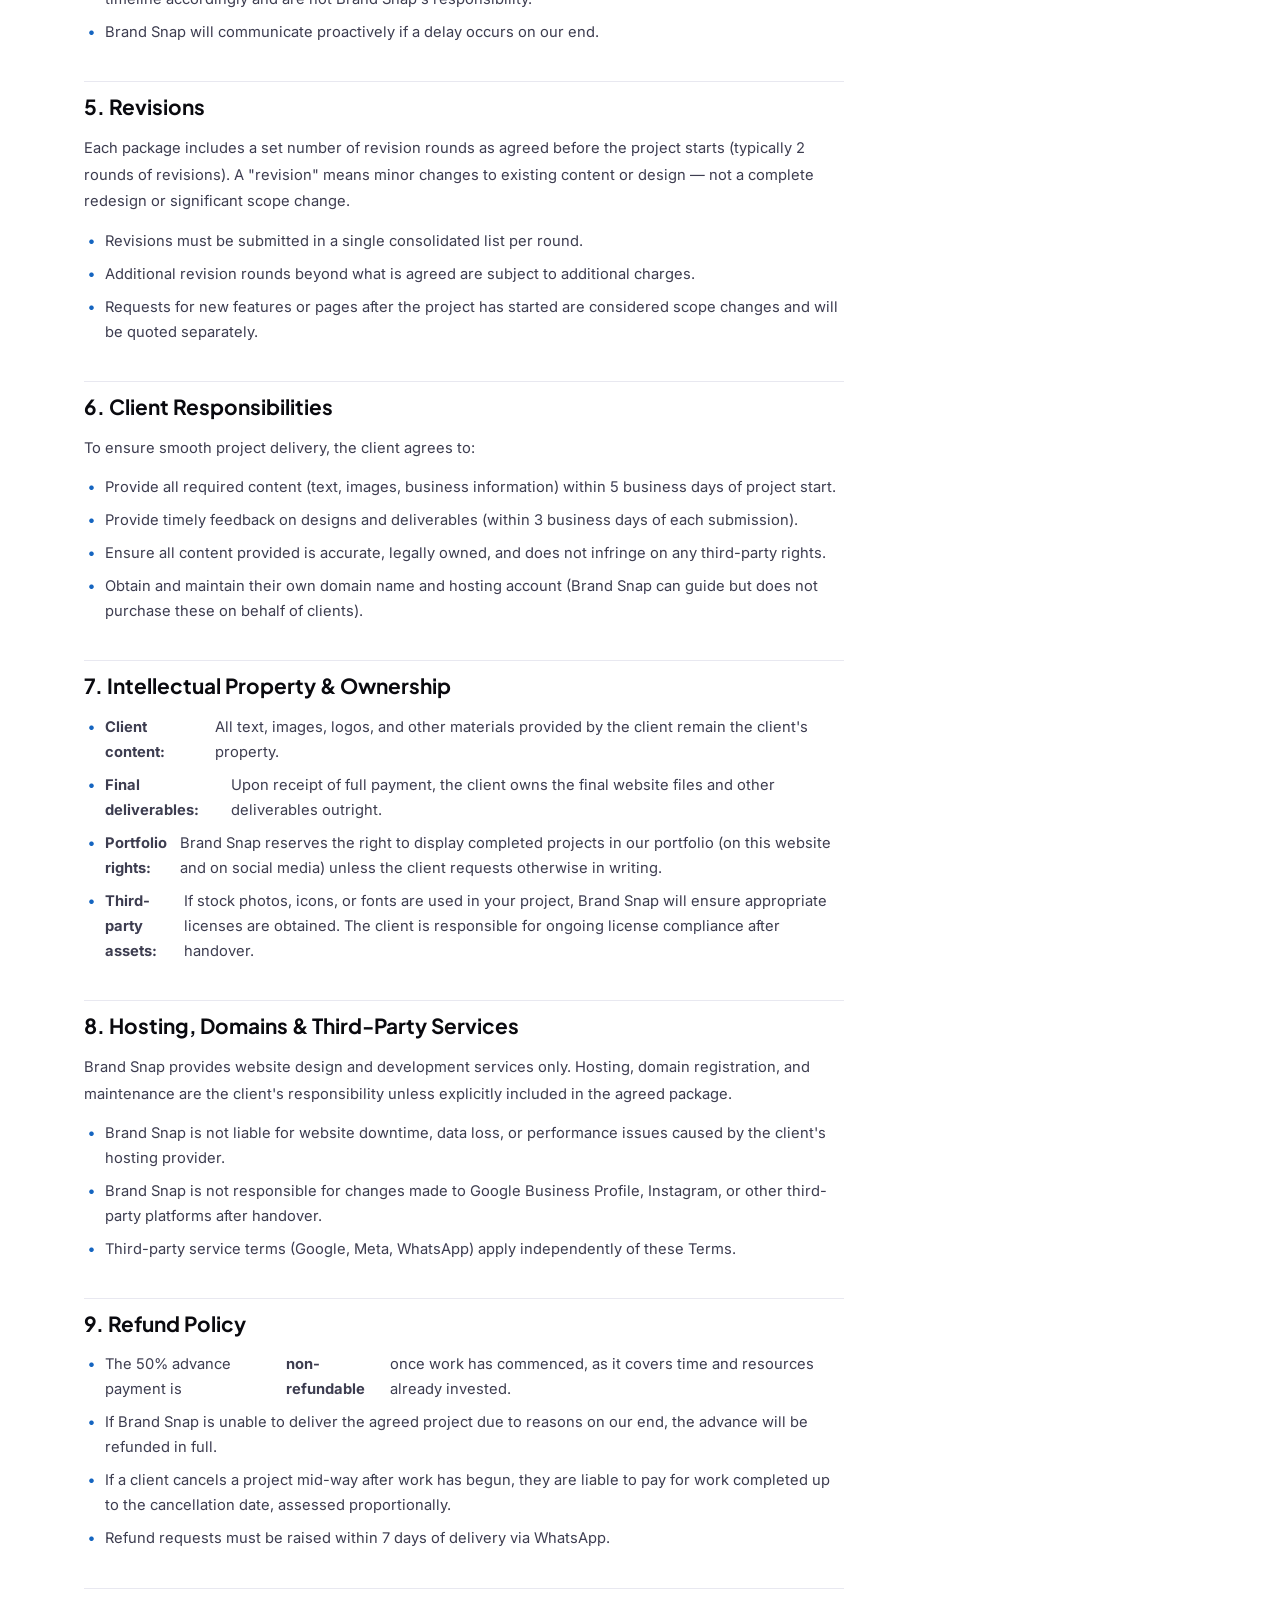
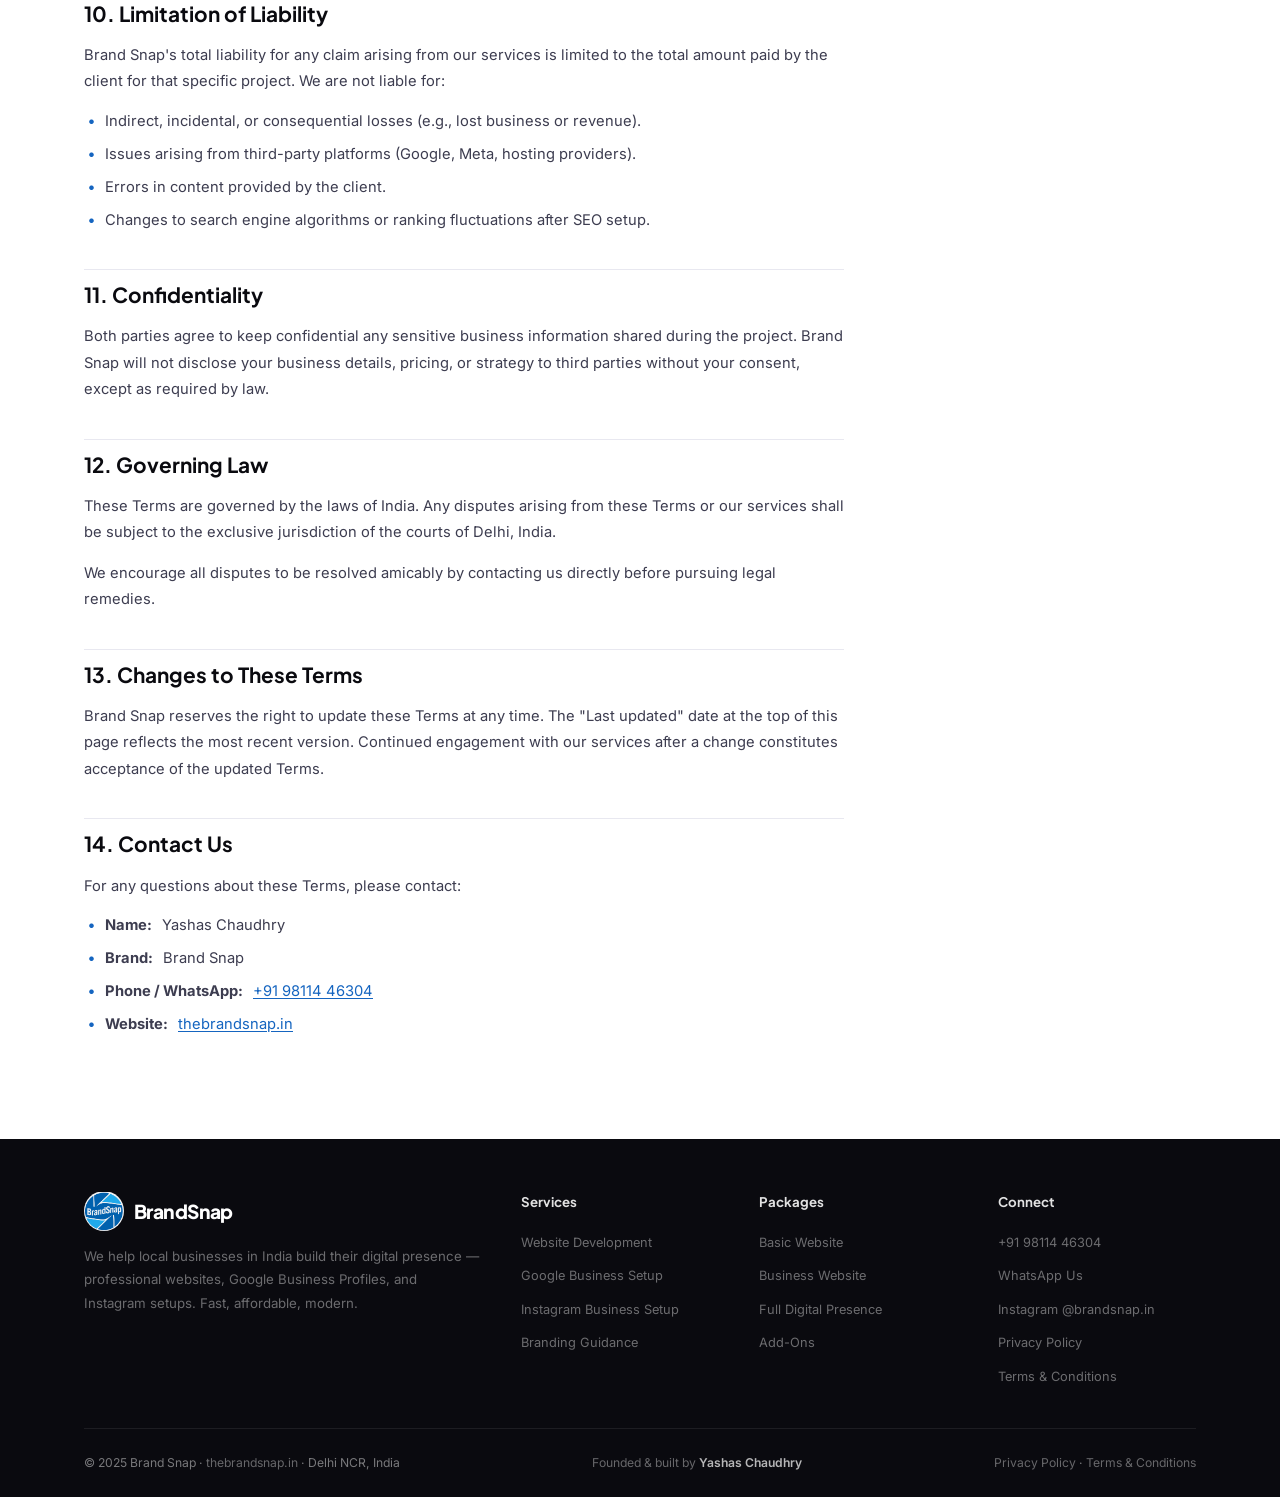
<file: terms.html>
<!DOCTYPE html>
<html lang="en">
<head>
  <meta charset="UTF-8"/>
  <meta name="viewport" content="width=device-width,initial-scale=1.0"/>
  <title>Terms & Conditions | Brand Snap</title>
  <link rel="icon" type="image/png" href="favicon.png">
  <meta name="description" content="Terms and Conditions for Brand Snap (thebrandsnap.in). Please read these terms before engaging our website design and digital presence services."/>
  <meta name="robots" content="index, follow"/>
  <link rel="canonical" href="https://thebrandsnap.in/terms.html"/>
  <link rel="preconnect" href="https://fonts.googleapis.com"/>
  <link rel="preconnect" href="https://fonts.gstatic.com" crossorigin/>
  <link href="https://fonts.googleapis.com/css2?family=Inter:wght@400;500;600;700&family=Plus+Jakarta+Sans:wght@600;700;800&display=swap" rel="stylesheet"/>
  <link rel="stylesheet" href="style.css"/>
</head>
<!-- Google tag (gtag.js) -->
<script async src="https://www.googletagmanager.com/gtag/js?id=G-7RVVG1B2ZQ"></script>
<script>
  window.dataLayer = window.dataLayer || [];
  function gtag(){dataLayer.push(arguments);}
  gtag('js', new Date());

  gtag('config', 'G-7RVVG1B2ZQ');
</script>
<body>

  <nav id="navbar" role="navigation" aria-label="Main navigation">
    <div class="nav-inner">
      <a href="index.html" class="nav-logo" aria-label="Brand Snap Home">
        <img src="logo.png" alt="Brand Snap logo" width="42" height="42"/>
        <span class="nav-logo-text">BrandSnap</span>
      </a>
      <ul class="nav-links">
        <li><a href="index.html#services">Services</a></li>
        <li><a href="packages.html">Packages</a></li>
        <li><a href="index.html#addons">Add-Ons</a></li>
        <li><a href="index.html#work">Our Work</a></li>
        <li><a href="index.html#about">About</a></li>
        <li><a href="index.html#contact">Contact</a></li>
      </ul>
      <div class="nav-cta">
        <a href="https://www.instagram.com/brandsnap.in" class="nav-insta" target="_blank" rel="noopener" aria-label="Brand Snap on Instagram">
          <svg width="18" height="18" viewBox="0 0 24 24" fill="none" stroke="currentColor" stroke-width="2" stroke-linecap="round" stroke-linejoin="round"><rect x="2" y="2" width="20" height="20" rx="5" ry="5"/><circle cx="12" cy="12" r="4"/><circle cx="17.5" cy="6.5" r="1" fill="currentColor" stroke="none"/></svg>
        </a>
        <a href="tel:+919811446304" class="btn btn-outline">📞 Call Now</a>
        <a href="https://wa.me/919811446304?text=Hi%20Brand%20Snap" class="btn btn-wa" target="_blank" rel="noopener">WhatsApp Us</a>
      </div>
      <button class="hamburger" id="hamburger" aria-label="Toggle menu" aria-expanded="false">
        <span></span><span></span><span></span>
      </button>
    </div>
  </nav>
  <div class="mobile-menu" id="mobileMenu" role="navigation">
    <a href="index.html#services">Services</a>
    <a href="packages.html">Packages</a>
    <a href="index.html#addons">Add-Ons</a>
    <a href="index.html#work">Our Work</a>
    <a href="index.html#about">About</a>
    <a href="index.html#contact">Contact</a>
    <a href="https://www.instagram.com/brandsnap.in" target="_blank" rel="noopener" style="color:var(--accent);font-weight:600">📷 @brandsnap.in on Instagram</a>
    <div class="mobile-ctas">
      <a href="tel:+919811446304" class="btn btn-outline">📞 Call Now</a>
      <a href="https://wa.me/919811446304" class="btn btn-wa" target="_blank" rel="noopener">WhatsApp</a>
    </div>
  </div>

  <main>

    <div class="legal-hero">
      <div class="legal-hero-bg" aria-hidden="true"><div class="legal-hero-grid"></div></div>
      <div class="container">
        <div class="legal-hero-inner" data-reveal>
          <div class="eyebrow">Legal</div>
          <h1 class="display-lg">Terms &amp; Conditions</h1>
          <p class="legal-date">Last updated: 16 June 2025 &nbsp;·&nbsp; Effective: 16 June 2025</p>
        </div>
      </div>
    </div>

    <div class="legal-body">
      <div class="container">
        <div class="legal-content" data-reveal>

          <div class="legal-highlight">
            <p>📋 <strong>Summary:</strong> By engaging Brand Snap's services you agree to these terms. Key points: 50% advance payment required to start, 50% on delivery. Revisions are limited. You own all final deliverables after full payment. We are not liable for third-party hosting or domain issues.</p>
          </div>

          <h2>1. Introduction</h2>
          <p>These Terms &amp; Conditions ("Terms") govern your use of the Brand Snap website at <a href="https://thebrandsnap.in">thebrandsnap.in</a> and your engagement of services provided by Brand Snap ("we", "us", "our"), a student-led digital agency founded by Yashas Chaudhry, based in Delhi NCR, India.</p>
          <p>By visiting our website, submitting a contact form, messaging us on WhatsApp, or commissioning any service, you confirm that you have read, understood, and agree to be bound by these Terms.</p>

          <h2>2. Services</h2>
          <p>Brand Snap provides the following digital services to local businesses:</p>
          <ul>
            <li>Website design and development</li>
            <li>Google Business Profile setup and optimization</li>
            <li>Instagram Business account setup</li>
            <li>Branding guidance (color palette, logo direction, brand identity)</li>
            <li>Add-on services as discussed and agreed via WhatsApp or phone</li>
          </ul>
          <p>The exact scope of services for each project is agreed upon in writing (via WhatsApp) before work commences. Any features or deliverables not explicitly agreed upon are not included.</p>

          <h2>3. Pricing &amp; Payment</h2>
          <p>Pricing is not listed publicly and is provided on enquiry based on the specific requirements of your project. All prices are in Indian Rupees (INR) and are inclusive of applicable taxes unless otherwise stated.</p>
          <ul>
            <li><strong>Advance payment:</strong> 50% of the agreed project fee is due before work begins.</li>
            <li><strong>Final payment:</strong> The remaining 50% is due upon project delivery and before final files are handed over.</li>
            <li><strong>Payment methods:</strong> UPI, bank transfer (NEFT/IMPS), or other methods agreed upon mutually.</li>
            <li><strong>Late payment:</strong> Delivery timelines will be paused if payment is delayed beyond 7 days of the due date.</li>
          </ul>

          <h2>4. Project Delivery &amp; Timelines</h2>
          <p>Estimated delivery timelines are provided at the start of each project and are dependent on timely receipt of all required content (text, images, logos, etc.) from the client.</p>
          <ul>
            <li>Timelines begin from the date the 50% advance is received <strong>and</strong> all required content is provided.</li>
            <li>Delays caused by late content delivery, delayed feedback, or scope changes by the client will extend the timeline accordingly and are not Brand Snap's responsibility.</li>
            <li>Brand Snap will communicate proactively if a delay occurs on our end.</li>
          </ul>

          <h2>5. Revisions</h2>
          <p>Each package includes a set number of revision rounds as agreed before the project starts (typically 2 rounds of revisions). A "revision" means minor changes to existing content or design — not a complete redesign or significant scope change.</p>
          <ul>
            <li>Revisions must be submitted in a single consolidated list per round.</li>
            <li>Additional revision rounds beyond what is agreed are subject to additional charges.</li>
            <li>Requests for new features or pages after the project has started are considered scope changes and will be quoted separately.</li>
          </ul>

          <h2>6. Client Responsibilities</h2>
          <p>To ensure smooth project delivery, the client agrees to:</p>
          <ul>
            <li>Provide all required content (text, images, business information) within 5 business days of project start.</li>
            <li>Provide timely feedback on designs and deliverables (within 3 business days of each submission).</li>
            <li>Ensure all content provided is accurate, legally owned, and does not infringe on any third-party rights.</li>
            <li>Obtain and maintain their own domain name and hosting account (Brand Snap can guide but does not purchase these on behalf of clients).</li>
          </ul>

          <h2>7. Intellectual Property &amp; Ownership</h2>
          <ul>
            <li><strong>Client content:</strong> All text, images, logos, and other materials provided by the client remain the client's property.</li>
            <li><strong>Final deliverables:</strong> Upon receipt of full payment, the client owns the final website files and other deliverables outright.</li>
            <li><strong>Portfolio rights:</strong> Brand Snap reserves the right to display completed projects in our portfolio (on this website and on social media) unless the client requests otherwise in writing.</li>
            <li><strong>Third-party assets:</strong> If stock photos, icons, or fonts are used in your project, Brand Snap will ensure appropriate licenses are obtained. The client is responsible for ongoing license compliance after handover.</li>
          </ul>

          <h2>8. Hosting, Domains &amp; Third-Party Services</h2>
          <p>Brand Snap provides website design and development services only. Hosting, domain registration, and maintenance are the client's responsibility unless explicitly included in the agreed package.</p>
          <ul>
            <li>Brand Snap is not liable for website downtime, data loss, or performance issues caused by the client's hosting provider.</li>
            <li>Brand Snap is not responsible for changes made to Google Business Profile, Instagram, or other third-party platforms after handover.</li>
            <li>Third-party service terms (Google, Meta, WhatsApp) apply independently of these Terms.</li>
          </ul>

          <h2>9. Refund Policy</h2>
          <ul>
            <li>The 50% advance payment is <strong>non-refundable</strong> once work has commenced, as it covers time and resources already invested.</li>
            <li>If Brand Snap is unable to deliver the agreed project due to reasons on our end, the advance will be refunded in full.</li>
            <li>If a client cancels a project mid-way after work has begun, they are liable to pay for work completed up to the cancellation date, assessed proportionally.</li>
            <li>Refund requests must be raised within 7 days of delivery via WhatsApp.</li>
          </ul>

          <h2>10. Limitation of Liability</h2>
          <p>Brand Snap's total liability for any claim arising from our services is limited to the total amount paid by the client for that specific project. We are not liable for:</p>
          <ul>
            <li>Indirect, incidental, or consequential losses (e.g., lost business or revenue).</li>
            <li>Issues arising from third-party platforms (Google, Meta, hosting providers).</li>
            <li>Errors in content provided by the client.</li>
            <li>Changes to search engine algorithms or ranking fluctuations after SEO setup.</li>
          </ul>

          <h2>11. Confidentiality</h2>
          <p>Both parties agree to keep confidential any sensitive business information shared during the project. Brand Snap will not disclose your business details, pricing, or strategy to third parties without your consent, except as required by law.</p>

          <h2>12. Governing Law</h2>
          <p>These Terms are governed by the laws of India. Any disputes arising from these Terms or our services shall be subject to the exclusive jurisdiction of the courts of Delhi, India.</p>
          <p>We encourage all disputes to be resolved amicably by contacting us directly before pursuing legal remedies.</p>

          <h2>13. Changes to These Terms</h2>
          <p>Brand Snap reserves the right to update these Terms at any time. The "Last updated" date at the top of this page reflects the most recent version. Continued engagement with our services after a change constitutes acceptance of the updated Terms.</p>

          <h2>14. Contact Us</h2>
          <p>For any questions about these Terms, please contact:</p>
          <ul>
            <li><strong>Name:</strong> Yashas Chaudhry</li>
            <li><strong>Brand:</strong> Brand Snap</li>
            <li><strong>Phone / WhatsApp:</strong> <a href="tel:+919811446304">+91 98114 46304</a></li>
            <li><strong>Website:</strong> <a href="https://thebrandsnap.in">thebrandsnap.in</a></li>
          </ul>

        </div>
      </div>
    </div>

  </main>

  <footer role="contentinfo">
    <div class="container">
      <div class="footer-grid">
        <div class="footer-brand">
          <a href="index.html" class="nav-logo"><img src="logo.png" alt="Brand Snap logo" width="40" height="40" loading="lazy"/><span class="nav-logo-text">BrandSnap</span></a>
          <p>We help local businesses in India build their digital presence — professional websites, Google Business Profiles, and Instagram setups. Fast, affordable, modern.</p>
        </div>
        <div class="footer-col"><h4>Services</h4><ul><li><a href="index.html#services">Website Development</a></li><li><a href="index.html#services">Google Business Setup</a></li><li><a href="index.html#services">Instagram Business Setup</a></li><li><a href="index.html#addons">Branding Guidance</a></li></ul></div>
        <div class="footer-col"><h4>Packages</h4><ul><li><a href="packages.html#basic">Basic Website</a></li><li><a href="packages.html#business">Business Website</a></li><li><a href="packages.html#premium">Full Digital Presence</a></li><li><a href="index.html#addons">Add-Ons</a></li></ul></div>
        <div class="footer-col"><h4>Connect</h4><ul><li><a href="tel:+919811446304">+91 98114 46304</a></li><li><a href="https://wa.me/919811446304" target="_blank" rel="noopener">WhatsApp Us</a></li><li><a href="https://www.instagram.com/brandsnap.in" target="_blank" rel="noopener">Instagram @brandsnap.in</a></li><li><a href="privacy.html">Privacy Policy</a></li><li><a href="terms.html">Terms &amp; Conditions</a></li></ul></div>
      </div>
      <div class="footer-bottom">
        <p>© 2025 Brand Snap · <a href="https://thebrandsnap.in">thebrandsnap.in</a> · Delhi NCR, India</p>
        <p class="footer-credit">Founded &amp; built by <span>Yashas Chaudhry</span></p>
        <p><a href="privacy.html">Privacy Policy</a> · <a href="terms.html">Terms &amp; Conditions</a></p>
      </div>
    </div>
  </footer>

  <a href="https://wa.me/919811446304?text=Hi%20Brand%20Snap%21" class="floating-wa" target="_blank" rel="noopener" aria-label="Chat on WhatsApp">
    <div class="wa-ring" aria-hidden="true"></div>
    <svg viewBox="0 0 24 24" aria-hidden="true"><path d="M17.472 14.382c-.297-.149-1.758-.867-2.03-.967-.273-.099-.471-.148-.67.15-.197.297-.767.966-.94 1.164-.173.199-.347.223-.644.075-.297-.15-1.255-.463-2.39-1.475-.883-.788-1.48-1.761-1.653-2.059-.173-.297-.018-.458.13-.606.134-.133.298-.347.446-.52.149-.174.198-.298.298-.497.099-.198.05-.371-.025-.52-.075-.149-.669-1.612-.916-2.207-.242-.579-.487-.5-.669-.51-.173-.008-.371-.01-.57-.01-.198 0-.52.074-.792.372-.272.297-1.04 1.016-1.04 2.479 0 1.462 1.065 2.875 1.213 3.074.149.198 2.096 3.2 5.077 4.487.709.306 1.262.489 1.694.625.712.227 1.36.195 1.871.118.571-.085 1.758-.719 2.006-1.413.248-.694.248-1.289.173-1.413-.074-.124-.272-.198-.57-.347z"/><path d="M12 0C5.373 0 0 5.373 0 12c0 2.123.554 4.118 1.525 5.847L0 24l6.31-1.506A11.946 11.946 0 0012 24c6.627 0 12-5.373 12-12S18.627 0 12 0zm0 21.818a9.807 9.807 0 01-5.003-1.367l-.36-.213-3.724.888.923-3.618-.234-.37A9.78 9.78 0 012.182 12C2.182 6.57 6.57 2.182 12 2.182S21.818 6.57 21.818 12 17.43 21.818 12 21.818z"/></svg>
  </a>

  <script src="main.js" defer></script>
</body>
</html>
</file>
<file: style.css>
/* ============================================================
   BRAND SNAP — style.css
   Domain: thebrandsnap.in
   All files flat in same folder (no subfolders)
   ============================================================ */

:root {
  --ink:          #0A0A0F;
  --body-text:    #3D3D50;
  --muted:        #7A7A95;
  --border:       #E8E8F0;
  --surface:      #F7F7FB;
  --white:        #FFFFFF;
  --accent:       #1565C0;
  --accent-hover: #0D47A1;
  --accent-light: #E3F0FF;
  --accent-glow:  rgba(21,101,192,0.15);
  --wa-green:     #25D366;
  --wa-dark:      #128C7E;
  --radius-sm:   8px;
  --radius-md:   14px;
  --radius-lg:   22px;
  --radius-xl:   32px;
  --radius-full: 999px;
  --shadow-sm:   0 1px 3px rgba(10,10,15,0.06);
  --shadow-md:   0 4px 16px rgba(10,10,15,0.09);
  --shadow-lg:   0 12px 40px rgba(10,10,15,0.13);
  --shadow-acc:  0 8px 32px rgba(21,101,192,0.30);
  --font-d: 'Plus Jakarta Sans', sans-serif;
  --font-b: 'Inter', sans-serif;
  --t: 0.22s cubic-bezier(0.4,0,0.2,1);
}

*,*::before,*::after{box-sizing:border-box;margin:0;padding:0}
html{scroll-behavior:smooth;-webkit-text-size-adjust:100%}
body{font-family:var(--font-b);color:var(--body-text);background:var(--white);line-height:1.6;-webkit-font-smoothing:antialiased;overflow-x:hidden}
img{max-width:100%;height:auto;display:block}
a{color:inherit;text-decoration:none}
ul{list-style:none}

/* ── Typography ── */
.display-xl{font-family:var(--font-d);font-size:clamp(2.1rem,5vw,4rem);font-weight:800;line-height:1.1;letter-spacing:-0.03em;color:var(--ink)}
.display-lg{font-family:var(--font-d);font-size:clamp(1.75rem,3.5vw,2.8rem);font-weight:800;line-height:1.15;letter-spacing:-0.025em;color:var(--ink)}
.display-md{font-family:var(--font-d);font-size:clamp(1.25rem,2.2vw,1.7rem);font-weight:700;line-height:1.25;letter-spacing:-0.02em;color:var(--ink)}
.eyebrow{font-size:0.72rem;font-weight:600;letter-spacing:0.12em;text-transform:uppercase;color:var(--accent);display:inline-flex;align-items:center;gap:8px;margin-bottom:12px}
.eyebrow::before{content:'';width:20px;height:2px;background:var(--accent);border-radius:2px;flex-shrink:0}
p.lead{font-size:clamp(0.97rem,1.6vw,1.1rem);line-height:1.75;color:var(--body-text)}

/* ── Layout ── */
.container{width:100%;max-width:1160px;margin:0 auto;padding:0 24px}
section{padding:88px 0}
.sec-header{text-align:center;max-width:620px;margin:0 auto 56px}
.sec-header .eyebrow{justify-content:center}
.sec-header .eyebrow::before{display:none}
.sec-header .display-lg{margin-bottom:14px}

/* ── Buttons ── */
.btn{display:inline-flex;align-items:center;justify-content:center;gap:8px;font-family:var(--font-b);font-size:0.95rem;font-weight:600;padding:13px 26px;border-radius:var(--radius-full);border:none;cursor:pointer;transition:all var(--t);white-space:nowrap;letter-spacing:-0.01em}
.btn-primary{background:var(--accent);color:#fff;box-shadow:var(--shadow-acc)}
.btn-primary:hover{background:var(--accent-hover);transform:translateY(-2px);box-shadow:0 12px 40px rgba(21,101,192,.4)}
.btn-wa{background:var(--wa-green);color:#fff;box-shadow:0 8px 24px rgba(37,211,102,.35)}
.btn-wa:hover{background:var(--wa-dark);transform:translateY(-2px);box-shadow:0 12px 36px rgba(37,211,102,.45)}
.btn-outline{background:transparent;color:var(--ink);border:1.5px solid var(--border)}
.btn-outline:hover{border-color:var(--accent);color:var(--accent);background:var(--accent-light)}
.btn-outline-w{background:transparent;color:#fff;border:1.5px solid rgba(255,255,255,.35)}
.btn-outline-w:hover{background:rgba(255,255,255,.12);border-color:rgba(255,255,255,.7)}
.btn-lg{font-size:1.05rem;padding:15px 32px}

/* ── Navbar ── */
#navbar{position:fixed;top:0;left:0;right:0;z-index:1000;padding:0 24px;transition:all var(--t)}
#navbar.scrolled{background:rgba(255,255,255,.94);backdrop-filter:blur(18px);-webkit-backdrop-filter:blur(18px);border-bottom:1px solid var(--border);box-shadow:var(--shadow-sm)}
.nav-inner{max-width:1160px;margin:0 auto;height:70px;display:flex;align-items:center;justify-content:space-between;gap:24px}
.nav-logo{display:flex;align-items:center;gap:10px}
.nav-logo img{height:42px;width:42px;object-fit:contain;border-radius:50%}
.nav-logo-text{font-family:var(--font-d);font-size:1.25rem;font-weight:800;color:var(--ink);letter-spacing:-0.03em}
.nav-links{display:flex;align-items:center;gap:2px}
.nav-links a{font-size:0.88rem;font-weight:500;color:var(--body-text);padding:8px 13px;border-radius:var(--radius-full);transition:all var(--t)}
.nav-links a:hover,.nav-links a.active{color:var(--ink);background:var(--surface)}
.nav-cta{display:flex;align-items:center;gap:10px}
.hamburger{display:none;flex-direction:column;gap:5px;cursor:pointer;padding:8px;border-radius:var(--radius-sm);background:none;border:none}
.hamburger span{width:22px;height:2px;background:var(--ink);border-radius:2px;transition:all var(--t);display:block}
.hamburger.open span:nth-child(1){transform:translateY(7px) rotate(45deg)}
.hamburger.open span:nth-child(2){opacity:0}
.hamburger.open span:nth-child(3){transform:translateY(-7px) rotate(-45deg)}
.mobile-menu{display:none;position:fixed;top:70px;left:0;right:0;background:rgba(255,255,255,.97);backdrop-filter:blur(20px);-webkit-backdrop-filter:blur(20px);border-bottom:1px solid var(--border);padding:16px 24px 28px;z-index:999;flex-direction:column;gap:4px;box-shadow:var(--shadow-lg)}
.mobile-menu.open{display:flex}
.mobile-menu a{font-size:1rem;font-weight:500;color:var(--body-text);padding:13px 16px;border-radius:var(--radius-md);transition:all var(--t)}
.mobile-menu a:hover{background:var(--surface);color:var(--ink)}
.mobile-ctas{display:flex;gap:10px;margin-top:14px}
.mobile-ctas .btn{flex:1;justify-content:center}
@media(max-width:960px){.nav-links,.nav-cta{display:none}.hamburger{display:flex}}

/* ── Hero ── */
#hero{padding:148px 0 88px;position:relative;overflow:hidden;background:var(--white)}
.hero-bg{position:absolute;inset:0;pointer-events:none;z-index:0}
.hero-grid{position:absolute;inset:0;background-image:linear-gradient(rgba(21,101,192,.04) 1px,transparent 1px),linear-gradient(90deg,rgba(21,101,192,.04) 1px,transparent 1px);background-size:60px 60px;mask-image:radial-gradient(ellipse 80% 60% at 50% 0%,black 0%,transparent 100%);-webkit-mask-image:radial-gradient(ellipse 80% 60% at 50% 0%,black 0%,transparent 100%)}
.hero-blob{position:absolute;border-radius:50%}
.hero-blob-1{width:640px;height:640px;background:radial-gradient(circle,rgba(21,101,192,.07) 0%,transparent 70%);top:-120px;right:-160px}
.hero-blob-2{width:420px;height:420px;background:radial-gradient(circle,rgba(41,182,246,.06) 0%,transparent 70%);bottom:-80px;left:-100px}
.hero-inner{position:relative;z-index:1;display:grid;grid-template-columns:1fr 1fr;gap:64px;align-items:center}
.hero-badge{display:inline-flex;align-items:center;gap:8px;background:var(--accent-light);border:1px solid rgba(21,101,192,.2);border-radius:var(--radius-full);padding:6px 14px;font-size:0.78rem;font-weight:600;color:var(--accent);margin-bottom:22px}
.hero-badge .pulse{width:7px;height:7px;background:var(--accent);border-radius:50%;animation:pulse 2s infinite}
@keyframes pulse{0%,100%{opacity:1;transform:scale(1)}50%{opacity:.4;transform:scale(.8)}}
.hero-title{margin-bottom:20px}
.hero-title .accent-word{color:var(--accent)}
.hero-sub{font-size:clamp(.97rem,1.6vw,1.1rem);color:var(--muted);line-height:1.75;margin-bottom:36px;max-width:480px}
.hero-ctas{display:flex;gap:12px;flex-wrap:wrap;margin-bottom:48px}
.hero-stats{display:flex;gap:32px;flex-wrap:wrap}
.stat-num{font-family:var(--font-d);font-size:1.55rem;font-weight:800;color:var(--ink);letter-spacing:-.03em;line-height:1}
.stat-lbl{font-size:.76rem;color:var(--muted);font-weight:500;margin-top:3px}
.hero-visual{position:relative}
.hero-mockup{background:var(--white);border-radius:var(--radius-xl);box-shadow:var(--shadow-lg),0 0 0 1px var(--border);overflow:hidden}
.mock-bar{background:var(--surface);border-bottom:1px solid var(--border);padding:12px 16px;display:flex;align-items:center;gap:12px}
.mock-dots{display:flex;gap:6px}
.mock-dots span{width:10px;height:10px;border-radius:50%}
.dot-r{background:#FF5F57}.dot-y{background:#FFBD2E}.dot-g{background:#28C840}
.mock-url{flex:1;background:var(--white);border:1px solid var(--border);border-radius:var(--radius-full);padding:5px 12px;font-size:.7rem;color:var(--muted)}
.mock-body{padding:22px;background:linear-gradient(135deg,#0A0A0F 0%,#0d1a3a 100%);min-height:270px;position:relative;overflow:hidden}
.mock-body::before{content:'';position:absolute;top:-50px;right:-50px;width:180px;height:180px;background:radial-gradient(circle,rgba(21,101,192,.35) 0%,transparent 70%);border-radius:50%}
.mock-nav-row{display:flex;justify-content:space-between;align-items:center;margin-bottom:28px}
.mock-logo-pill{background:var(--accent);color:white;font-size:.65rem;font-weight:700;padding:4px 9px;border-radius:5px}
.mock-links{display:flex;gap:10px}
.mock-links span{width:28px;height:4px;background:rgba(255,255,255,.18);border-radius:2px}
.m-line{height:12px;border-radius:4px;background:rgba(255,255,255,.88);margin-bottom:7px}
.m-line.w85{width:85%}.m-line.w60{width:60%}
.m-sub{height:7px;border-radius:3px;background:rgba(255,255,255,.28);margin-bottom:5px}
.m-sub.w90{width:90%}.m-sub.w70{width:70%}
.mock-btns{display:flex;gap:8px;margin-top:18px}
.mb-a{height:26px;width:84px;background:var(--accent);border-radius:var(--radius-full)}
.mb-b{height:26px;width:76px;background:rgba(255,255,255,.09);border:1px solid rgba(255,255,255,.18);border-radius:var(--radius-full)}
.mock-cards-row{display:grid;grid-template-columns:repeat(3,1fr);gap:7px;margin-top:22px}
.mock-card-item{height:48px;background:rgba(255,255,255,.06);border-radius:7px}
.float-card{position:absolute;background:var(--white);border-radius:var(--radius-md);box-shadow:var(--shadow-lg);padding:12px 15px;display:flex;align-items:center;gap:10px;border:1px solid var(--border)}
.float-card-1{bottom:-14px;left:-18px}
.float-card-2{top:14px;right:-18px}
.fc-ico{width:32px;height:32px;border-radius:var(--radius-sm);display:flex;align-items:center;justify-content:center;font-size:1rem;flex-shrink:0}
.fc-green{background:#ECFDF5}.fc-blue{background:var(--accent-light)}
.fc-title{font-weight:700;color:var(--ink);font-size:.83rem;line-height:1.2}
.fc-sub{color:var(--muted);font-size:.7rem}
@media(max-width:920px){#hero{padding:120px 0 64px}.hero-inner{grid-template-columns:1fr;gap:44px;text-align:center}.hero-sub{margin-inline:auto}.hero-ctas{justify-content:center}.hero-stats{justify-content:center}.hero-visual{max-width:500px;margin:0 auto}.float-card-1{bottom:-10px;left:0}.float-card-2{top:10px;right:0}}
@media(max-width:480px){.float-card-1,.float-card-2{display:none}.hero-ctas{flex-direction:column}.hero-ctas .btn{width:100%}}

/* ── Why ── */
#why{background:var(--ink);color:#fff}
.why-header{text-align:center;max-width:580px;margin:0 auto 48px}
.why-header .eyebrow{color:#82b0ff;justify-content:center}
.why-header .eyebrow::before{background:#82b0ff;display:none}
.why-header .display-lg{color:#fff;margin-bottom:12px}
.why-header p{color:rgba(255,255,255,.5)}
.why-grid{display:grid;grid-template-columns:repeat(2,1fr);gap:18px}
.why-card{background:rgba(255,255,255,.045);border:1px solid rgba(255,255,255,.09);border-radius:var(--radius-lg);padding:28px;transition:all var(--t)}
.why-card:hover{background:rgba(21,101,192,.12);border-color:rgba(21,101,192,.35);transform:translateY(-4px)}
.why-icon{width:48px;height:48px;background:rgba(21,101,192,.22);border-radius:var(--radius-md);display:flex;align-items:center;justify-content:center;font-size:1.4rem;margin-bottom:16px}
.why-card h3{font-family:var(--font-d);font-size:1.05rem;font-weight:700;color:#fff;margin-bottom:8px}
.why-card p{font-size:.875rem;color:rgba(255,255,255,.5);line-height:1.65}
@media(max-width:640px){.why-grid{grid-template-columns:1fr;gap:14px}}

/* ── Services ── */
#services{background:var(--surface)}
.services-grid{display:grid;grid-template-columns:repeat(2,1fr);gap:20px}
.service-card{background:var(--white);border-radius:var(--radius-lg);padding:32px;border:1px solid var(--border);box-shadow:var(--shadow-sm);transition:all var(--t);position:relative;overflow:hidden}
.service-card::after{content:'';position:absolute;top:0;left:0;right:0;height:3px;background:var(--accent);opacity:0;transition:opacity var(--t)}
.service-card:hover{box-shadow:var(--shadow-lg);transform:translateY(-6px);border-color:rgba(21,101,192,.14)}
.service-card:hover::after{opacity:1}
.svc-icon{width:52px;height:52px;background:var(--accent-light);border-radius:var(--radius-md);display:flex;align-items:center;justify-content:center;font-size:1.5rem;margin-bottom:18px}
.service-card h3{font-family:var(--font-d);font-size:1.15rem;font-weight:700;color:var(--ink);margin-bottom:10px}
.service-card p{font-size:.875rem;color:var(--muted);line-height:1.7;margin-bottom:18px}
.svc-list{display:flex;flex-direction:column;gap:8px}
.svc-list li{display:flex;align-items:center;gap:8px;font-size:.84rem;color:var(--body-text)}
.svc-list li::before{content:'✓';width:18px;height:18px;background:var(--accent-light);color:var(--accent);border-radius:50%;display:flex;align-items:center;justify-content:center;font-size:.6rem;font-weight:700;flex-shrink:0}
@media(max-width:640px){.services-grid{grid-template-columns:1fr}}

/* ── Add-Ons ── */
#addons{background:var(--white)}
.addons-grid{display:grid;grid-template-columns:repeat(2,1fr);gap:24px}
.addon-card{background:var(--surface);border-radius:var(--radius-xl);padding:36px;border:1px solid var(--border);transition:all var(--t)}
.addon-card:hover{box-shadow:var(--shadow-md);transform:translateY(-4px);border-color:rgba(21,101,192,.15)}
.addon-head{display:flex;align-items:center;gap:16px;margin-bottom:18px}
.addon-ico{width:54px;height:54px;border-radius:var(--radius-md);display:flex;align-items:center;justify-content:center;font-size:1.6rem;flex-shrink:0}
.ico-insta{background:linear-gradient(135deg,#f9ce34,#ee2a7b,#6228d7)}
.ico-brand{background:linear-gradient(135deg,var(--accent-light),rgba(21,101,192,.22))}
.addon-head-text h3{font-family:var(--font-d);font-size:1.15rem;font-weight:700;color:var(--ink);margin-bottom:3px}
.addon-badge{display:inline-block;background:var(--accent-light);color:var(--accent);font-size:.66rem;font-weight:700;padding:2px 9px;border-radius:var(--radius-full);letter-spacing:.06em;text-transform:uppercase}
.addon-card>p{font-size:.875rem;color:var(--muted);line-height:1.7;margin-bottom:18px}
.addon-list{display:flex;flex-direction:column;gap:9px}
.addon-list li{display:flex;align-items:center;gap:9px;font-size:.84rem;color:var(--body-text)}
.addon-list li::before{content:'→';color:var(--accent);font-size:.8rem;flex-shrink:0}
@media(max-width:640px){.addons-grid{grid-template-columns:1fr}}

/* ── Our Work ── */
#work{background:var(--surface)}
.work-grid{display:grid;grid-template-columns:repeat(3,1fr);gap:24px}
.work-card{border-radius:var(--radius-lg);border:1px solid var(--border);overflow:hidden;background:var(--white);box-shadow:var(--shadow-sm);transition:all var(--t);display:flex;flex-direction:column}
.work-card:hover{box-shadow:var(--shadow-lg);transform:translateY(-6px)}
.work-browser-bar{display:flex;align-items:center;gap:10px;padding:9px 14px;background:#1e1e2e;border-bottom:1px solid rgba(255,255,255,.06)}
.wb-dots{display:flex;gap:5px}
.wb-dots span{width:9px;height:9px;border-radius:50%}
.wb-url{flex:1;background:rgba(255,255,255,.07);border-radius:20px;padding:3px 10px;font-size:.62rem;color:rgba(255,255,255,.4);font-family:monospace;letter-spacing:.02em}
.work-screen{padding:16px;min-height:230px;position:relative;overflow:hidden;display:flex;flex-direction:column}
.ws-nav{display:flex;justify-content:space-between;align-items:center;margin-bottom:14px;flex-shrink:0}
.ws-logo{font-size:.64rem;font-weight:700;padding:3px 8px;border-radius:4px;white-space:nowrap}
.ws-nav-links{display:flex;gap:8px}
.ws-nav-links span{height:3px;border-radius:2px;display:block;width:22px}
.ws-eyebrow{font-size:.5rem;font-weight:700;letter-spacing:.12em;margin-bottom:7px}
.ws-h1{height:10px;border-radius:3px;margin-bottom:5px;width:85%}
.ws-sub{height:6px;border-radius:2px;margin-bottom:4px;width:90%;opacity:.5}
.ws-btns{display:flex;gap:7px;margin-top:11px}
.ws-btn{height:20px;padding:0 10px;border-radius:20px;font-size:.5rem;font-weight:700;display:flex;align-items:center;justify-content:center;white-space:nowrap}
.ws-cards{display:grid;grid-template-columns:repeat(3,1fr);gap:6px;margin-top:12px}
.ws-card{border-radius:7px;padding:8px;display:flex;flex-direction:column;gap:4px}
.wc-ico{font-size:.9rem;margin-bottom:3px}
.wc-line{height:5px;border-radius:2px;width:80%}
.wc-line-sm{height:4px;border-radius:2px;width:55%;opacity:.5}
.ws-blog-cards{display:grid;grid-template-columns:repeat(3,1fr);gap:6px;margin-top:12px}
.ws-blog-card{border-radius:7px;padding:8px}
.wbc-tag{font-size:.46rem;font-weight:700;padding:2px 5px;border-radius:3px;display:inline-block;margin-bottom:5px}
.wbc-line{height:5px;border-radius:2px;width:90%;margin-bottom:4px}
.wbc-line-sm{height:4px;border-radius:2px;width:65%;opacity:.5}

/* Battery Bin – green ecommerce */
.battery-screen{background:linear-gradient(160deg,#0d1f0d 0%,#162716 100%)}
.battery-logo{background:#2d5a27;color:#a8d8a0}
.battery-screen .ws-nav-links span{background:rgba(168,216,160,.2)}
.battery-eyebrow{color:#6dbf5a}
.battery-h1{background:rgba(255,255,255,.85)}
.battery-sub{background:rgba(255,255,255,.25)}
.battery-btn-a{background:#3a7a30;color:#d4f0d0}
.battery-btn-b{background:transparent;color:rgba(255,255,255,.5);border:1px solid rgba(168,216,160,.3)}
.battery-card{background:rgba(255,255,255,.06)}
.battery-card .wc-line{background:rgba(168,216,160,.4)}
.battery-card .wc-line-sm{background:rgba(168,216,160,.2)}

/* Hardware Decoded – dark charcoal + orange */
.hardware-screen{background:linear-gradient(160deg,#111318 0%,#1a1d24 100%)}
.hardware-logo{background:transparent;color:#e8892a;padding:0;font-size:.6rem}
.hardware-screen .ws-nav-links span{background:rgba(232,137,42,.2)}
.hardware-eyebrow{color:#e8892a}
.hardware-h1{background:rgba(255,255,255,.88)}
.hardware-sub{background:rgba(255,255,255,.22)}
.hardware-btn-a{background:#e8892a;color:#111318}
.hardware-btn-b{background:transparent;color:rgba(255,255,255,.45);border:1px solid rgba(232,137,42,.3)}
.hw-blog-card{background:rgba(255,255,255,.05);border:1px solid rgba(255,255,255,.07)}
.hw-blog-card .wbc-tag{background:rgba(232,137,42,.15);color:#e8892a}
.hw-blog-card .wbc-line{background:rgba(255,255,255,.35)}
.hw-blog-card .wbc-line-sm{background:rgba(255,255,255,.15)}

/* PhishSentinel – navy + electric cyan */
.phish-screen{background:linear-gradient(160deg,#030b16 0%,#061428 100%);flex:1}
.phish-logo{color:#00d4ff;font-size:.62rem;font-family:monospace;font-weight:700;padding:0;background:transparent}
.phish-screen .ws-nav-links span{background:rgba(0,212,255,.2)}
.phish-eyebrow{color:rgba(0,212,255,.7);font-family:monospace}
.phish-h1{background:rgba(255,255,255,.9)}
.phish-scan-bar{display:flex;align-items:center;gap:6px;margin-top:11px;background:rgba(255,255,255,.05);border:1px solid rgba(0,212,255,.25);border-radius:6px;padding:5px 7px}
.phish-input{flex:1;font-size:.5rem;color:rgba(255,255,255,.3);font-family:monospace}
.phish-scan-btn{background:#00d4ff;color:#030b16;font-size:.5rem;font-weight:700;padding:3px 8px;border-radius:4px;white-space:nowrap}
.phish-stats{display:flex;gap:6px;margin-top:9px}
.phish-stat{display:flex;flex-direction:column;align-items:center;background:rgba(255,255,255,.04);border:1px solid rgba(255,255,255,.07);border-radius:5px;padding:4px 6px;flex:1}
.ps-num{font-size:.58rem;font-weight:800;font-family:monospace;color:rgba(255,255,255,.8);line-height:1}
.ps-danger{color:#ff4d4d}.ps-warn{color:#ffaa00}.ps-safe{color:#00d97e}
.ps-lbl{font-size:.4rem;color:rgba(255,255,255,.3);margin-top:2px;font-family:monospace;letter-spacing:.05em}
.phish-features-row{display:grid;grid-template-columns:repeat(4,1fr);gap:5px;margin-top:9px}
.phish-feat{display:flex;flex-direction:column;align-items:center;gap:3px;background:rgba(0,212,255,.05);border:1px solid rgba(0,212,255,.12);border-radius:5px;padding:5px 4px;font-size:.75rem}
.phish-feat span{font-size:.38rem;color:rgba(0,212,255,.6);text-align:center;font-family:monospace;line-height:1.2}

/* Work info panel */
.work-info{padding:20px 22px 22px;flex:1;display:flex;flex-direction:column}
.work-tags{display:flex;flex-wrap:wrap;gap:6px;margin-bottom:10px}
.wtag{font-size:.68rem;font-weight:600;padding:3px 10px;border-radius:var(--radius-full);background:var(--surface);color:var(--muted);border:1px solid var(--border)}
.wtag-green{background:#ecfdf5;color:#16a34a;border-color:#bbf7d0}
.wtag-purple{background:#f5f3ff;color:#7c3aed;border-color:#ddd6fe}
.wtag-cyan{background:#ecfeff;color:#0e7490;border-color:#a5f3fc}
.work-info h3{font-family:var(--font-d);font-size:1.05rem;font-weight:700;color:var(--ink);margin-bottom:8px}
.work-info p{font-size:.84rem;color:var(--muted);line-height:1.65;flex:1}
.work-link{display:inline-flex;align-items:center;gap:4px;margin-top:14px;font-size:.82rem;font-weight:600;color:var(--accent);transition:gap var(--t),color var(--t)}
.work-link:hover{color:var(--accent-hover);gap:8px}
@media(max-width:900px){.work-grid{grid-template-columns:1fr 1fr}}
@media(max-width:580px){.work-grid{grid-template-columns:1fr}}

/* ── About ── */
#about{background:linear-gradient(135deg,#060610 0%,#0a1840 100%);overflow:hidden;position:relative}
#about::before{content:'';position:absolute;top:-180px;right:-180px;width:500px;height:500px;background:radial-gradient(circle,rgba(21,101,192,.16) 0%,transparent 70%);border-radius:50%;pointer-events:none}
.about-inner{position:relative;z-index:1;display:grid;grid-template-columns:1fr 1fr;gap:64px;align-items:center}
.about-text .eyebrow{color:#82b0ff}.about-text .eyebrow::before{background:#82b0ff}
.about-text .display-lg{color:#fff;margin-bottom:0}
.about-text p{color:rgba(255,255,255,.55);line-height:1.8;margin-top:16px;font-size:.9rem}
.about-text p strong{color:rgba(255,255,255,.9)}
.about-vals{display:flex;flex-direction:column;gap:16px;margin-top:28px}
.about-val{display:flex;align-items:flex-start;gap:14px}
.av-ico{width:40px;height:40px;background:rgba(21,101,192,.22);border-radius:var(--radius-sm);display:flex;align-items:center;justify-content:center;font-size:1.1rem;flex-shrink:0}
.about-val h4{font-family:var(--font-d);font-size:.92rem;font-weight:700;color:#fff;margin-bottom:3px}
.about-val p{margin:0;font-size:.82rem;color:rgba(255,255,255,.45);line-height:1.5}
.about-stats{display:grid;grid-template-columns:1fr 1fr;gap:14px}
.a-stat{background:rgba(255,255,255,.055);border:1px solid rgba(255,255,255,.09);border-radius:var(--radius-lg);padding:24px 20px;text-align:center}
.a-stat:first-child{grid-column:1/-1;background:rgba(21,101,192,.18);border-color:rgba(21,101,192,.35)}
.a-num{font-family:var(--font-d);font-size:2.1rem;font-weight:800;color:#fff;letter-spacing:-.04em}
.a-lbl{font-size:.78rem;color:rgba(255,255,255,.45);margin-top:4px}
@media(max-width:860px){.about-inner{grid-template-columns:1fr;gap:40px}}

/* ── Contact ── */
#contact{background:var(--surface)}
.contact-inner{display:grid;grid-template-columns:1fr 1fr;gap:56px;align-items:start}
.contact-method{display:flex;align-items:center;gap:16px;padding:18px 20px;background:var(--white);border-radius:var(--radius-lg);border:1px solid var(--border);margin-bottom:12px;transition:all var(--t);box-shadow:var(--shadow-sm);color:var(--ink)}
.contact-method:hover{box-shadow:var(--shadow-md);border-color:rgba(21,101,192,.2);transform:translateX(4px)}
.cm-ico{width:46px;height:46px;border-radius:var(--radius-md);display:flex;align-items:center;justify-content:center;font-size:1.25rem;flex-shrink:0}
.cm-wa{background:#ECFDF5}.cm-call{background:var(--accent-light)}.cm-loc{background:#FFF7ED}
.cm-lbl{font-size:.7rem;font-weight:600;letter-spacing:.08em;text-transform:uppercase;color:var(--muted);margin-bottom:2px}
.cm-val{font-family:var(--font-d);font-size:1rem;font-weight:700;color:var(--ink)}
.contact-note{margin-top:20px;padding:18px 20px;background:var(--accent-light);border-radius:var(--radius-lg);border:1px solid rgba(21,101,192,.14)}
.contact-note p:first-child{font-size:.85rem;font-weight:600;color:var(--accent);margin-bottom:4px}
.contact-note p:last-child{font-size:.83rem;color:var(--body-text);line-height:1.6}
.contact-form-box{background:var(--white);border-radius:var(--radius-xl);padding:36px;border:1px solid var(--border);box-shadow:var(--shadow-md)}
.form-group{margin-bottom:16px}
.form-group label{display:block;font-size:.82rem;font-weight:600;color:var(--ink);margin-bottom:6px}
.form-group input,.form-group select,.form-group textarea{width:100%;padding:12px 16px;font-family:var(--font-b);font-size:.88rem;color:var(--ink);background:var(--surface);border:1.5px solid var(--border);border-radius:var(--radius-md);outline:none;transition:all var(--t);appearance:none}
.form-group input:focus,.form-group select:focus,.form-group textarea:focus{border-color:var(--accent);background:var(--white);box-shadow:0 0 0 3px var(--accent-glow)}
.form-group textarea{height:96px;resize:none}
.form-submit{width:100%;justify-content:center}
.form-note{text-align:center;font-size:.76rem;color:var(--muted);margin-top:10px}
@media(max-width:860px){.contact-inner{grid-template-columns:1fr;gap:32px}}

/* ── Packages page hero ── */
.pkg-hero{padding:148px 0 72px;background:var(--white);text-align:center;position:relative;overflow:hidden}
.pkg-hero-bg{position:absolute;inset:0;pointer-events:none}
.pkg-hero-grid{position:absolute;inset:0;background-image:linear-gradient(rgba(21,101,192,.04) 1px,transparent 1px),linear-gradient(90deg,rgba(21,101,192,.04) 1px,transparent 1px);background-size:60px 60px;mask-image:radial-gradient(ellipse 80% 60% at 50% 0%,black 0%,transparent 100%);-webkit-mask-image:radial-gradient(ellipse 80% 60% at 50% 0%,black 0%,transparent 100%)}
.pkg-hero-blob{position:absolute;border-radius:50%}
.pkg-hero-blob-1{width:500px;height:500px;background:radial-gradient(circle,rgba(21,101,192,.07) 0%,transparent 70%);top:-120px;right:-100px}
.pkg-hero-blob-2{width:350px;height:350px;background:radial-gradient(circle,rgba(41,182,246,.06) 0%,transparent 70%);bottom:-80px;left:-80px}
.pkg-hero-inner{position:relative;z-index:1;max-width:660px;margin:0 auto}
.pkg-hero .hero-badge{margin:0 auto 22px}
.pkg-hero .display-xl{margin-bottom:16px}
.pkg-hero p.lead{color:var(--muted);margin:0 auto;max-width:520px}

/* ── Packages grid ── */
#packages{background:var(--surface)}
.packages-grid{display:grid;grid-template-columns:repeat(3,1fr);gap:20px;align-items:start}
.pkg-card{background:var(--white);border-radius:var(--radius-xl);padding:36px 28px;border:1.5px solid var(--border);transition:all var(--t);position:relative}
.pkg-card.featured{background:var(--ink);border-color:transparent;box-shadow:var(--shadow-lg),0 0 0 1px rgba(21,101,192,.35);transform:scale(1.04)}
.pkg-card:not(.featured):hover{box-shadow:var(--shadow-md);transform:translateY(-5px);border-color:rgba(21,101,192,.2)}
.pkg-popular{position:absolute;top:-13px;left:50%;transform:translateX(-50%);background:var(--accent);color:white;font-size:.68rem;font-weight:700;padding:4px 16px;border-radius:var(--radius-full);white-space:nowrap;letter-spacing:.06em;text-transform:uppercase}
.pkg-tier{font-size:.7rem;font-weight:700;letter-spacing:.1em;text-transform:uppercase;color:var(--accent);margin-bottom:7px}
.pkg-card.featured .pkg-tier{color:#82b0ff}
.pkg-card h3{font-family:var(--font-d);font-size:1.4rem;font-weight:800;color:var(--ink);margin-bottom:6px}
.pkg-card.featured h3{color:#fff}
.pkg-desc{font-size:.85rem;color:var(--muted);line-height:1.65;margin-bottom:22px}
.pkg-card.featured .pkg-desc{color:rgba(255,255,255,.48)}
.pkg-features{display:flex;flex-direction:column;gap:10px;margin-bottom:26px}
.pkg-features li{display:flex;align-items:flex-start;gap:10px;font-size:.86rem;color:var(--body-text);line-height:1.45}
.pkg-card.featured .pkg-features li{color:rgba(255,255,255,.72)}
.pkg-chk{width:18px;height:18px;background:var(--accent-light);color:var(--accent);border-radius:50%;display:flex;align-items:center;justify-content:center;font-size:.58rem;font-weight:700;flex-shrink:0;margin-top:2px}
.pkg-card.featured .pkg-chk{background:rgba(21,101,192,.28);color:#82b0ff}
.pkg-btn-row{display:flex;justify-content:center;margin-bottom:14px}
.pkg-btn-row .btn{width:100%}
.pkg-note{font-size:.8rem;color:var(--muted);text-align:center;padding:12px 16px;background:rgba(0,0,0,.03);border-radius:var(--radius-md);border:1px dashed var(--border)}
.pkg-card.featured .pkg-note{background:rgba(255,255,255,.06);border-color:rgba(255,255,255,.13);color:rgba(255,255,255,.42)}
.pkg-note a{color:var(--accent);font-weight:600}
.pkg-card.featured .pkg-note a{color:#82b0ff}
@media(max-width:920px){.packages-grid{grid-template-columns:1fr;max-width:480px;margin-inline:auto}.pkg-card.featured{transform:scale(1)}}

/* Comparison table */
.compare-wrap{overflow-x:auto;-webkit-overflow-scrolling:touch;border-radius:var(--radius-lg);border:1px solid var(--border);box-shadow:var(--shadow-md)}
.compare-table{width:100%;border-collapse:collapse;font-size:.875rem;min-width:560px}
.compare-table thead tr{background:var(--ink)}
.compare-table thead th{padding:18px 20px;text-align:center;font-family:var(--font-d);font-size:.9rem;font-weight:700;color:rgba(255,255,255,.7);white-space:nowrap}
.compare-table thead th:first-child{text-align:left;color:rgba(255,255,255,.5);font-size:.75rem;letter-spacing:.08em;text-transform:uppercase;font-weight:600}
.th-featured{background:var(--accent)!important;color:#fff!important}
.th-badge{display:inline-block;background:rgba(255,255,255,.25);color:white;font-size:.6rem;font-weight:700;padding:2px 7px;border-radius:var(--radius-full);letter-spacing:.06em;text-transform:uppercase;margin-left:6px;vertical-align:middle}
.compare-table tbody td{padding:14px 20px;text-align:center;color:var(--body-text);border-bottom:1px solid var(--border)}
.compare-table tbody td:first-child{text-align:left;font-weight:500;color:var(--ink)}
.compare-table tbody .row-alt td{background:var(--surface)}
.td-featured{background:var(--accent-light)!important;color:var(--accent)!important;font-weight:600}
.compare-table tfoot td{padding:18px 16px;text-align:center;background:var(--white);border-top:2px solid var(--border)}
.compare-table tfoot td.td-featured{background:var(--accent-light)!important}

/* Add-on mini */
.addon-mini-grid{display:grid;grid-template-columns:1fr 1fr;gap:24px}
.addon-mini-card{background:var(--white);border-radius:var(--radius-xl);padding:32px;border:1px solid var(--border);box-shadow:var(--shadow-sm);display:flex;gap:20px;align-items:flex-start;transition:all var(--t)}
.addon-mini-card:hover{box-shadow:var(--shadow-md);transform:translateY(-4px);border-color:rgba(21,101,192,.15)}
.addon-mini-icon{width:56px;height:56px;border-radius:var(--radius-md);display:flex;align-items:center;justify-content:center;font-size:1.6rem;flex-shrink:0}
.addon-mini-body h3{font-family:var(--font-d);font-size:1.1rem;font-weight:700;color:var(--ink);margin-bottom:8px}
.addon-mini-body p{font-size:.875rem;color:var(--muted);line-height:1.65;margin-bottom:18px}
@media(max-width:640px){.addon-mini-grid{grid-template-columns:1fr}.addon-mini-card{flex-direction:column;gap:14px}}

/* FAQ */
.faq-grid{display:grid;grid-template-columns:1fr 1fr;gap:20px}
.faq-item{background:var(--surface);border-radius:var(--radius-lg);padding:28px;border:1px solid var(--border);transition:all var(--t)}
.faq-item:hover{box-shadow:var(--shadow-sm);border-color:rgba(21,101,192,.15)}
.faq-item h3{font-family:var(--font-d);font-size:1rem;font-weight:700;color:var(--ink);margin-bottom:10px;line-height:1.35}
.faq-item p{font-size:.875rem;color:var(--muted);line-height:1.7}
@media(max-width:640px){.faq-grid{grid-template-columns:1fr}}

/* Packages CTA banner */
.pkg-cta-banner{background:linear-gradient(135deg,#060610 0%,#0a1840 100%);padding:80px 0;text-align:center}
.pkg-cta-banner .display-lg{color:#fff;margin-bottom:12px}
.pkg-cta-banner p{color:rgba(255,255,255,.5);font-size:.95rem;margin-bottom:32px;max-width:480px;margin-inline:auto}
.cta-btns{display:flex;gap:12px;justify-content:center;flex-wrap:wrap}

/* ── Legal pages (Privacy Policy & Terms) ── */
.legal-hero{padding:140px 0 48px;background:var(--white);position:relative;overflow:hidden}
.legal-hero-bg{position:absolute;inset:0;pointer-events:none}
.legal-hero-grid{position:absolute;inset:0;background-image:linear-gradient(rgba(21,101,192,.04) 1px,transparent 1px),linear-gradient(90deg,rgba(21,101,192,.04) 1px,transparent 1px);background-size:60px 60px;mask-image:radial-gradient(ellipse 80% 60% at 50% 0%,black 0%,transparent 100%);-webkit-mask-image:radial-gradient(ellipse 80% 60% at 50% 0%,black 0%,transparent 100%)}
.legal-hero-inner{position:relative;z-index:1}
.legal-hero .eyebrow{margin-bottom:10px}
.legal-hero h1{margin-bottom:12px}
.legal-date{font-size:.82rem;color:var(--muted);margin-top:8px}
.legal-body{padding:56px 0 88px;background:var(--white)}
.legal-content{max-width:760px}
.legal-content h2{font-family:var(--font-d);font-size:1.3rem;font-weight:700;color:var(--ink);margin:36px 0 12px;padding-top:8px;border-top:1px solid var(--border)}
.legal-content h2:first-child{border-top:none;margin-top:0}
.legal-content p{font-size:.92rem;color:var(--body-text);line-height:1.8;margin-bottom:14px}
.legal-content ul{display:flex;flex-direction:column;gap:8px;margin-bottom:14px;padding-left:4px}
.legal-content ul li{font-size:.92rem;color:var(--body-text);line-height:1.7;display:flex;gap:10px}
.legal-content ul li::before{content:'•';color:var(--accent);flex-shrink:0;font-weight:700}
.legal-content a{color:var(--accent);text-decoration:underline;text-underline-offset:2px}
.legal-content a:hover{color:var(--accent-hover)}
.legal-highlight{background:var(--accent-light);border:1px solid rgba(21,101,192,.15);border-radius:var(--radius-md);padding:18px 22px;margin:20px 0}
.legal-highlight p{margin:0;font-size:.88rem;color:var(--accent);font-weight:500}

/* ── Floating WhatsApp ── */
.floating-wa{position:fixed;bottom:24px;right:24px;z-index:999;width:58px;height:58px;background:var(--wa-green);border-radius:50%;display:flex;align-items:center;justify-content:center;box-shadow:0 8px 32px rgba(37,211,102,.45);transition:all var(--t)}
.floating-wa:hover{transform:scale(1.1);box-shadow:0 12px 40px rgba(37,211,102,.55)}
.floating-wa svg{width:28px;height:28px;fill:white}
.wa-ring{position:absolute;inset:-4px;border-radius:50%;border:2px solid rgba(37,211,102,.4);animation:waring 2.5s ease-in-out infinite}
@keyframes waring{0%,100%{opacity:1;transform:scale(1)}50%{opacity:0;transform:scale(1.3)}}

/* ── Footer ── */
footer{background:var(--ink);color:rgba(255,255,255,.45);padding:52px 0 0}
.footer-grid{display:grid;grid-template-columns:2fr 1fr 1fr 1fr;gap:40px;margin-bottom:40px}
.footer-brand .nav-logo{margin-bottom:14px}
.footer-brand .nav-logo img{height:40px;width:40px}
.footer-brand .nav-logo-text{color:#fff;font-size:1.2rem}
.footer-brand p{font-size:.83rem;line-height:1.75;color:rgba(255,255,255,.4)}
.footer-col h4{font-family:var(--font-d);font-size:.83rem;font-weight:700;color:rgba(255,255,255,.88);margin-bottom:16px}
.footer-col ul{display:flex;flex-direction:column;gap:8px}
.footer-col ul a{font-size:.8rem;color:rgba(255,255,255,.4);transition:color var(--t)}
.footer-col ul a:hover{color:rgba(255,255,255,.9)}
.footer-bottom{border-top:1px solid rgba(255,255,255,.08);padding:24px 0;display:flex;align-items:center;justify-content:space-between;flex-wrap:wrap;gap:12px;font-size:.76rem}
.footer-bottom a{color:rgba(255,255,255,.38)}
.footer-bottom a:hover{color:rgba(255,255,255,.88)}
.footer-credit{color:rgba(255,255,255,.38);font-size:.76rem}
.footer-credit span{color:rgba(255,255,255,.7);font-weight:600}
@media(max-width:860px){.footer-grid{grid-template-columns:1fr 1fr}.footer-brand{grid-column:1/-1}}
@media(max-width:480px){.footer-grid{grid-template-columns:1fr}.footer-bottom{flex-direction:column;text-align:center}}

/* ── Scroll reveal ── */
[data-reveal]{opacity:0;transform:translateY(22px);transition:opacity .55s ease,transform .55s ease}
[data-reveal].revealed{opacity:1;transform:translateY(0)}
[data-reveal-delay="1"]{transition-delay:.08s}
[data-reveal-delay="2"]{transition-delay:.16s}
[data-reveal-delay="3"]{transition-delay:.24s}
[data-reveal-delay="4"]{transition-delay:.32s}
@media(prefers-reduced-motion:reduce){[data-reveal]{opacity:1;transform:none;transition:none}.wa-ring,.pulse{animation:none}}
@media(max-width:768px){section{padding:60px 0}.pkg-hero,.legal-hero{padding-top:110px}}

/* ── Battery Bin recycling stat bar ── */
.battery-stat-bar {
  display: flex;
  align-items: center;
  gap: 8px;
  margin-top: 10px;
  background: rgba(56,142,60,.15);
  border: 1px solid rgba(56,142,60,.3);
  border-radius: 6px;
  padding: 6px 10px;
}

.battery-stat-num {
  font-family: monospace;
  font-size: .72rem;
  font-weight: 800;
  color: #a5d6a7;
}

.battery-stat-lbl {
  font-size: .42rem;
  color: rgba(165,214,167,.65);
  letter-spacing: .04em;
  text-transform: uppercase;
  font-weight: 600;
}

/* ── Navbar Instagram icon ── */
.nav-insta {
  display: flex;
  align-items: center;
  justify-content: center;
  width: 36px;
  height: 36px;
  border-radius: var(--radius-full);
  color: var(--muted);
  transition: all var(--t);
  border: 1.5px solid var(--border);
  flex-shrink: 0;
}

.nav-insta:hover {
  color: #E1306C;
  border-color: #E1306C;
  background: #fff0f5;
  transform: scale(1.08);
}
</file>
